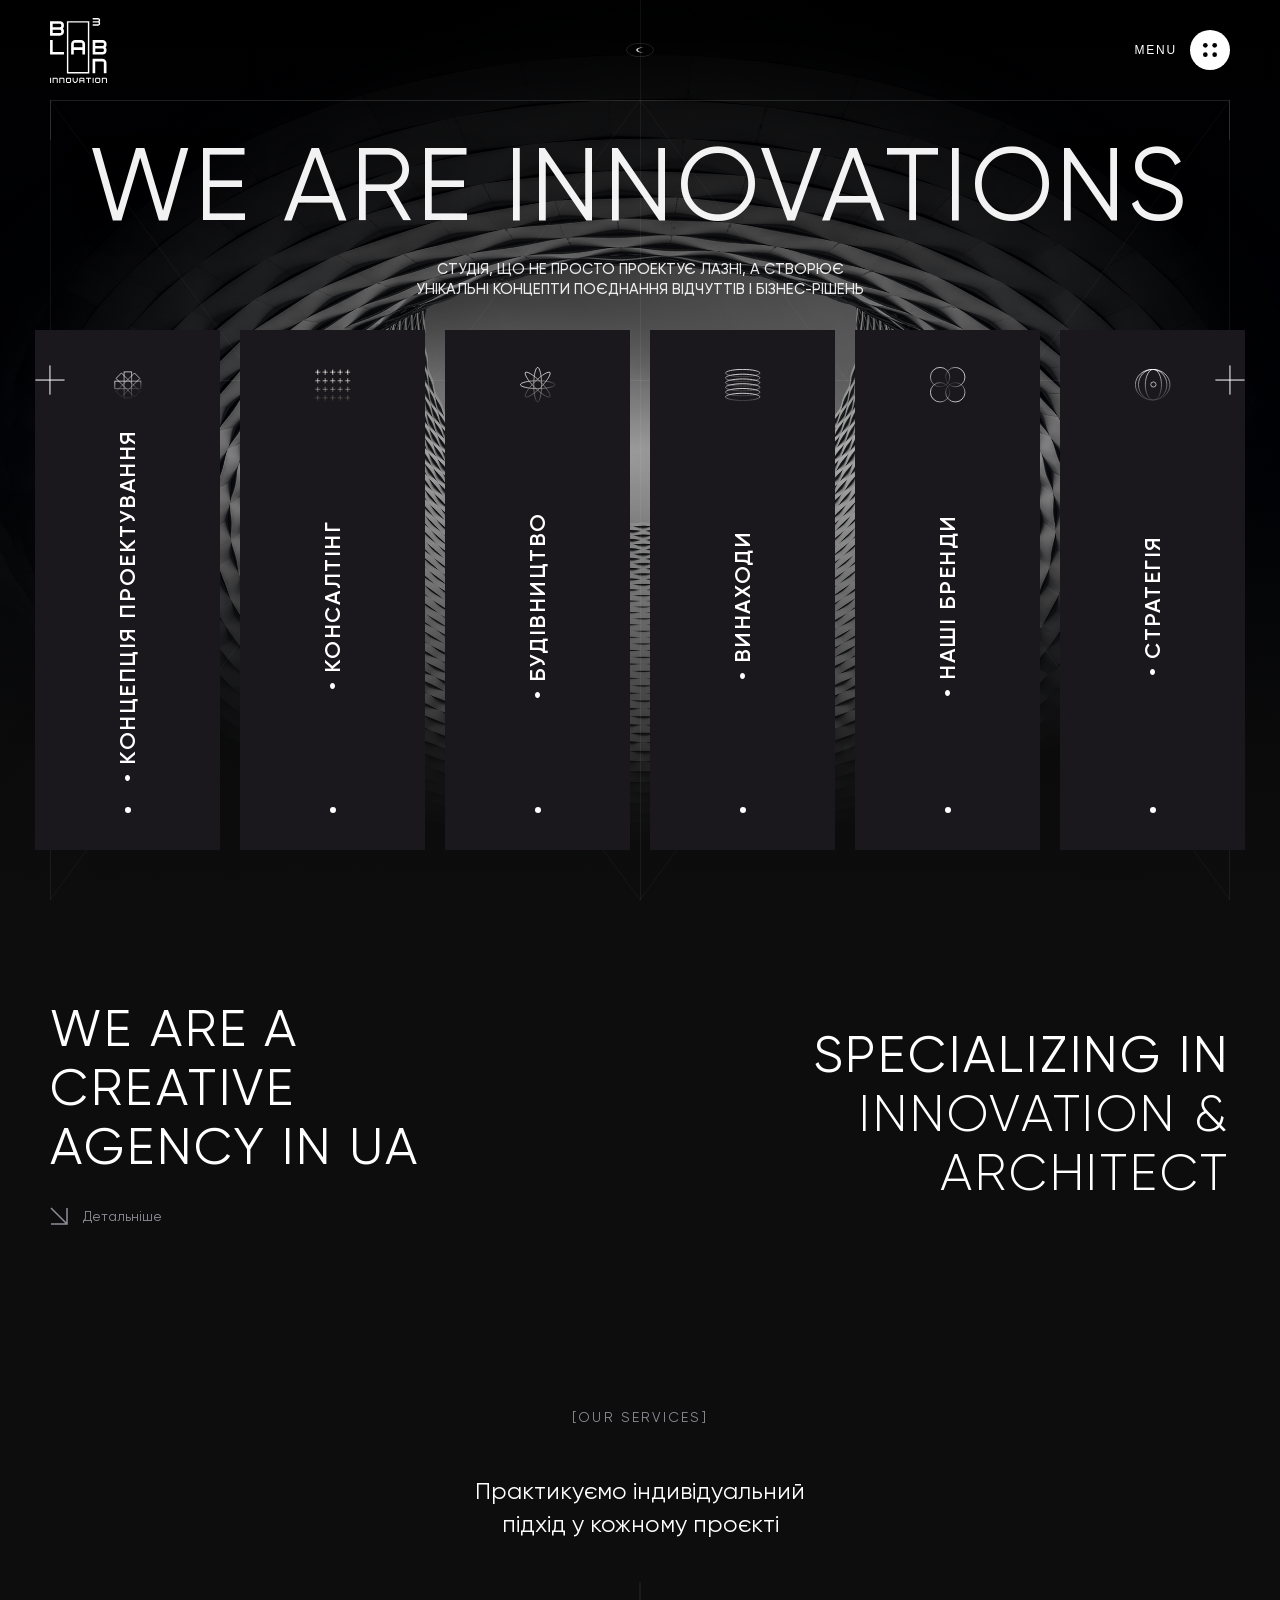
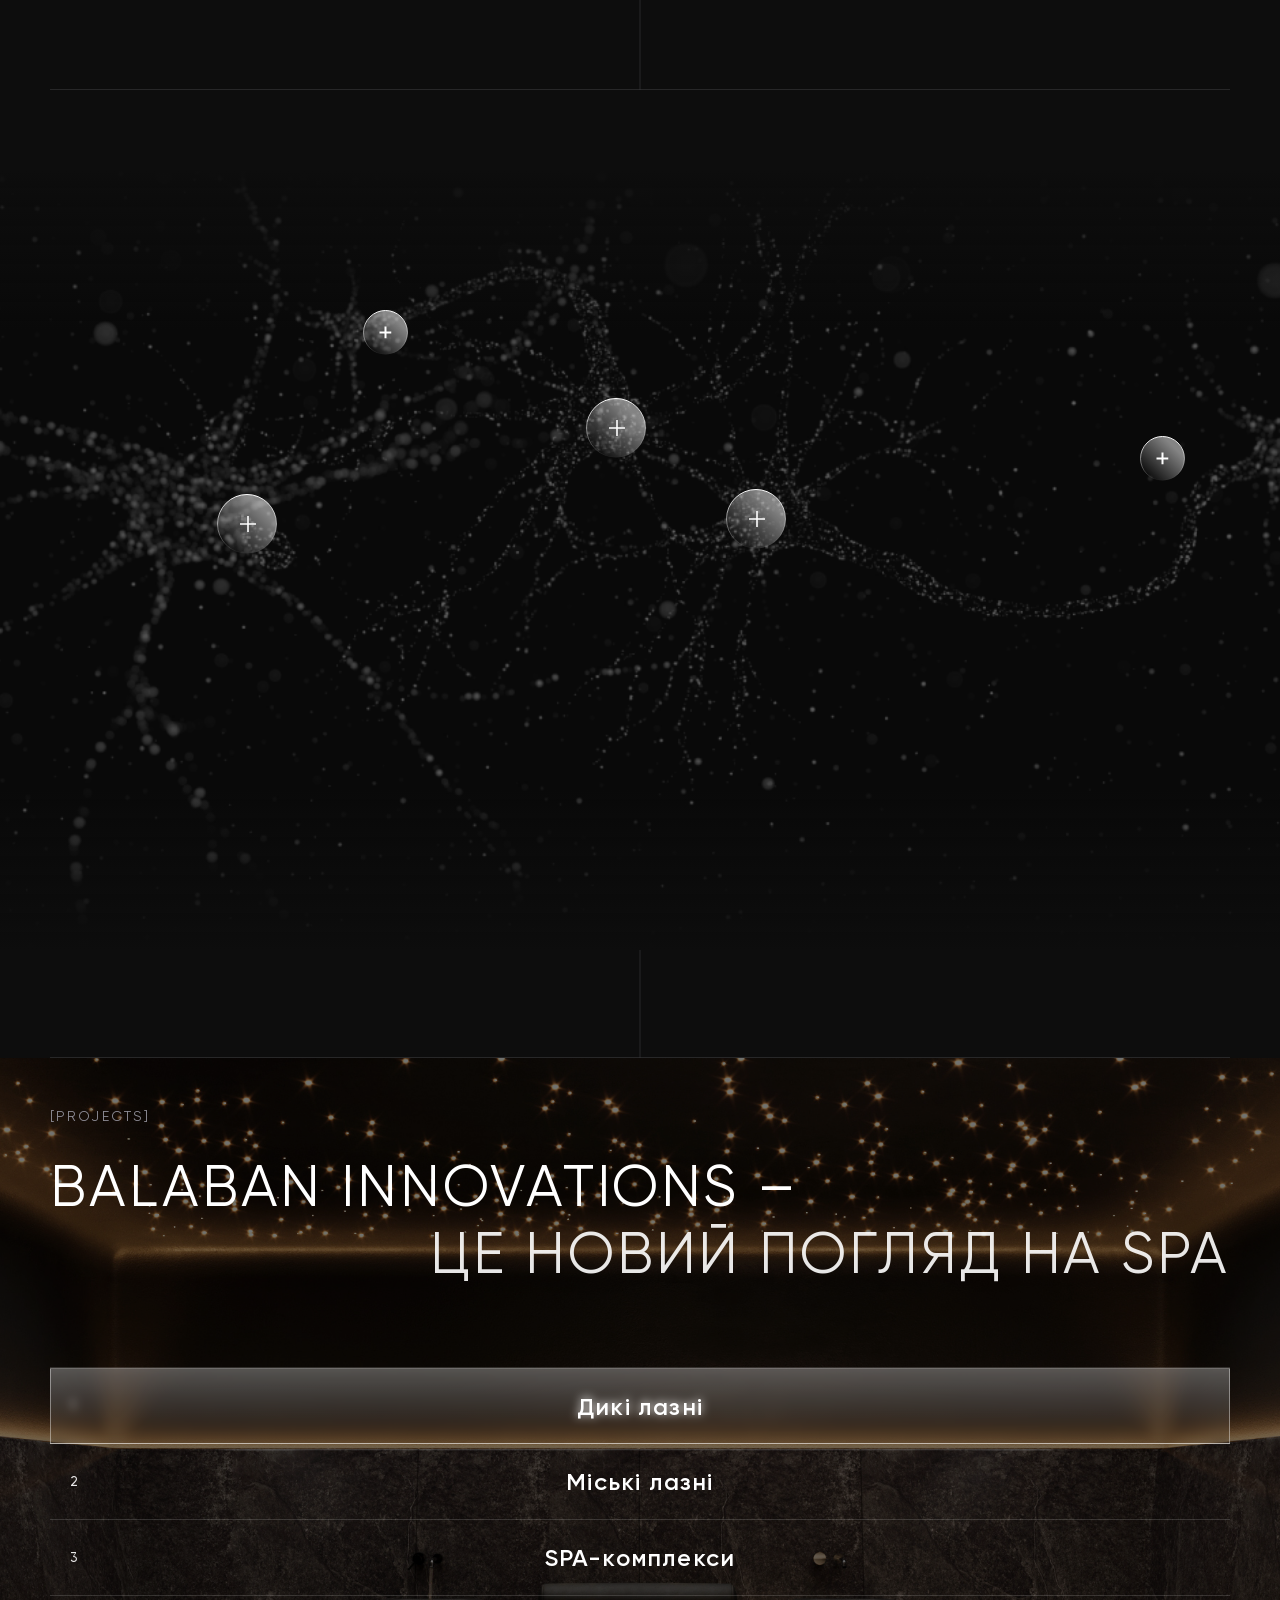
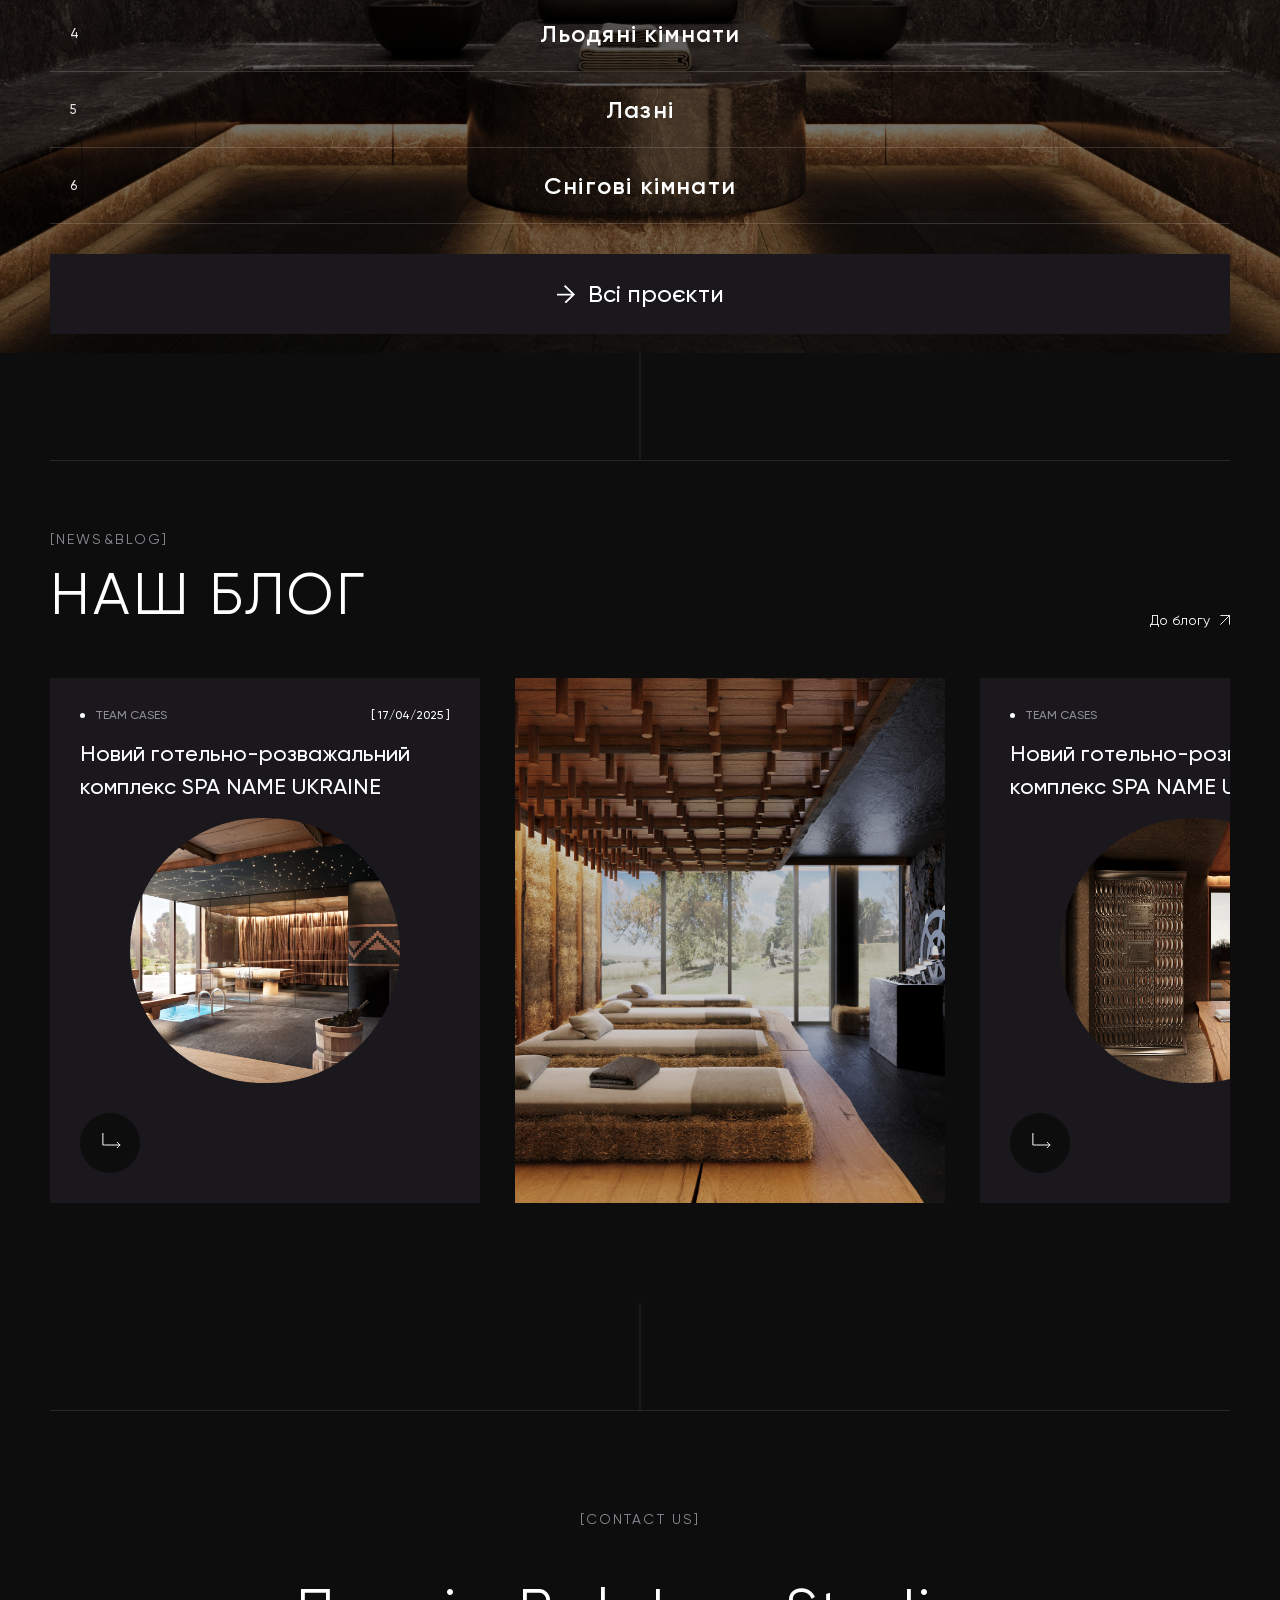
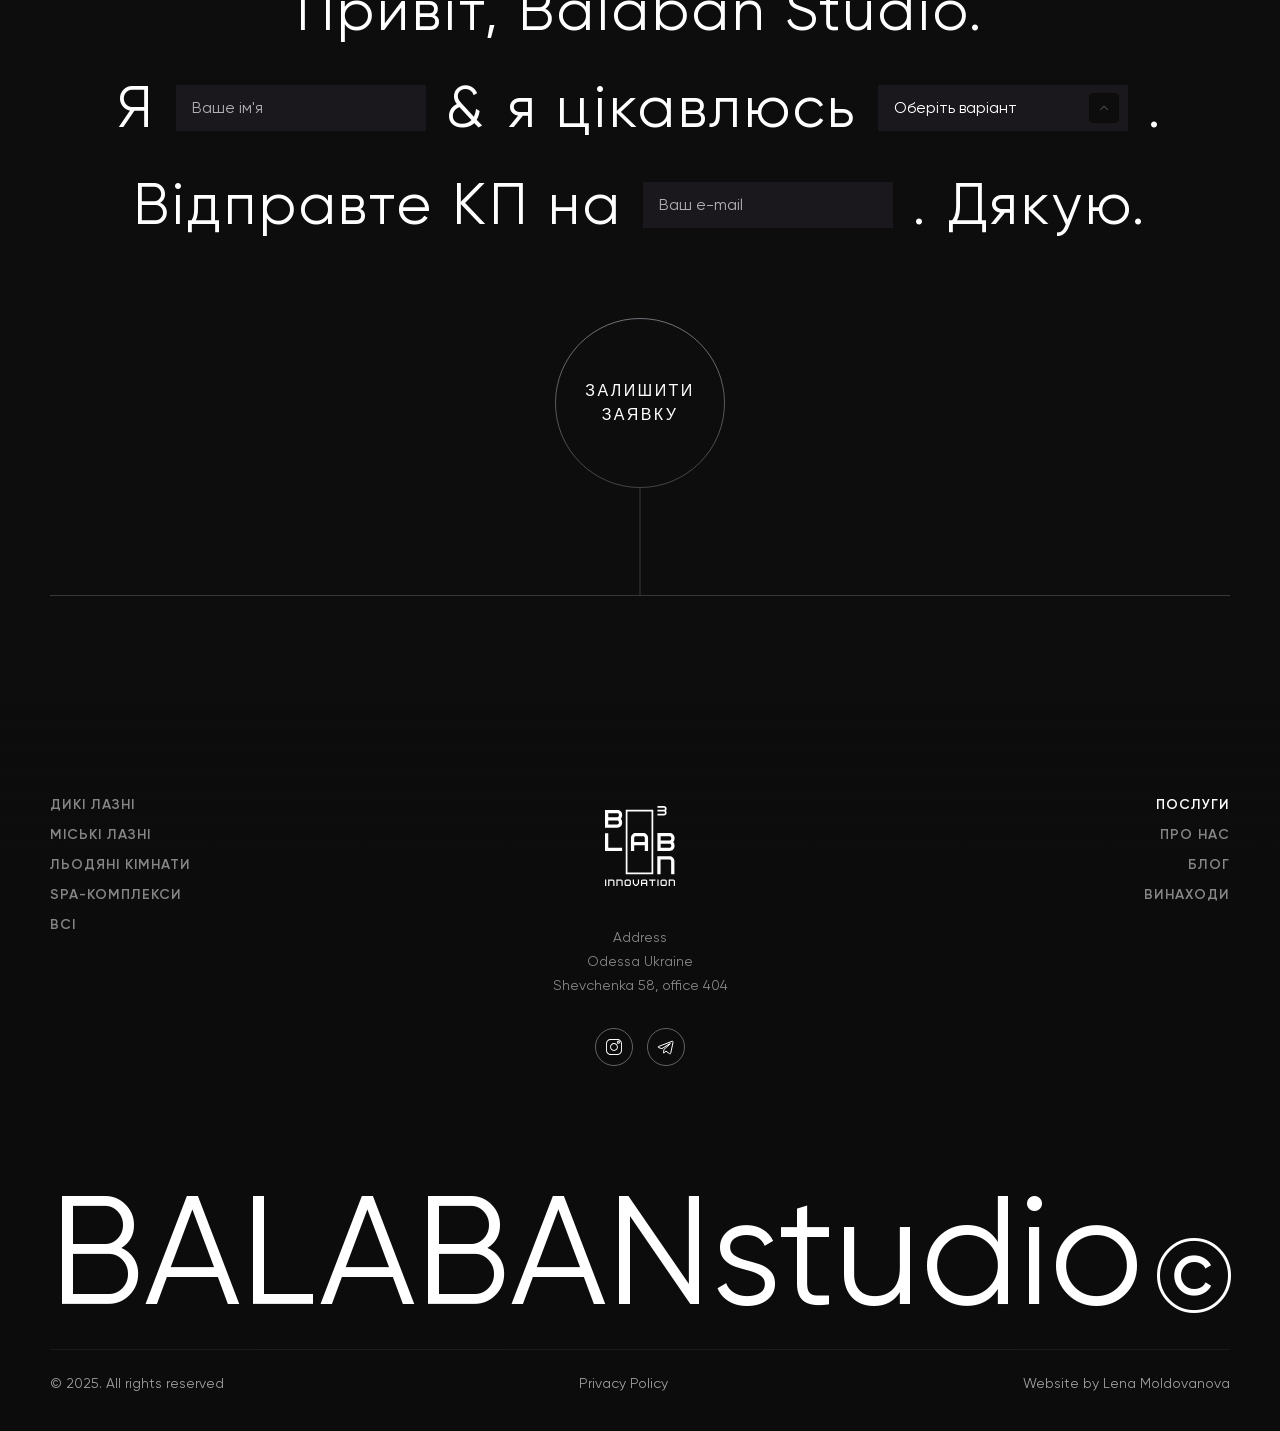
<file: index.html>
<!DOCTYPE html>
<html lang="uk">
<head>
    <meta charset="UTF-8">
    <meta name="viewport" content="width=device-width, initial-scale=1.0">
    <title>Balaban Innovations | Premium SPA Design & Architecture</title>
    
    <!-- Meta Descriptions for SEO -->
    <meta name="description" content="Balaban Innovations - студія, що не просто проектує лазні, а створює унікальні концепти поєднання відчуттів і бізнес-рішень. Інновації та архітектура в Україні.">
    <meta name="keywords" content="Balaban, Innovations, Spa, Architecture, Лазні, Проектування, Будівництво, Дикі лазні, Снігові кімнати, Україна">
    <meta name="author" content="Lena Moldovanova">
    
    <!-- Google Fonts -->
    <link rel="preconnect" href="https://fonts.googleapis.com">
    <link rel="preconnect" href="https://fonts.gstatic.com" crossorigin>
    <link href="https://fonts.googleapis.com/css2?family=Manrope:wght@200..800&family=Playfair+Display:ital,wght@0,400..900;1,400..900&display=swap" rel="stylesheet">
    
    <!-- Custom CSS -->
    <link rel="stylesheet" href="index.css?v=1.0.6">
</head>
<body class="dark-theme home-page">
    

    
    <!-- Custom Follower Cursor for Blog Section -->
    <div id="blog-custom-cursor" class="custom-read-cursor">
        <span>READ</span>
    </div>

    <!-- Fullscreen Menu Overlay -->
    <div id="menu-overlay" class="menu-overlay">
        <div class="menu-overlay-bg">
            <img src="assets/b7ed6073dbf8d43540d24dee2834eb2a854281fa.svg" alt="Background" class="menu-bg-img">
        </div>
        
        <!-- Menu Header -->
        <div class="menu-header">
            <div class="lang-selector">
                <button class="lang-btn active" id="lang-ua">UA</button>
                <button class="lang-btn" id="lang-en">EN</button>
            </div>
            <button class="menu-close-btn" id="menu-close-btn" aria-label="Close menu">
                <img src="assets/398cfaea7eee8ed62144285ddd6e5605c5b04856.svg" alt="Close">
            </button>
        </div>

        <!-- Right panel: Scrolling Image Columns -->
        <div class="menu-images-panel">
            <div class="menu-images-column col-left">
                <div class="menu-image-card">
                    <img src="assets/77f8e776a694dca5a559ceb76de25b1e5a9089a1.png" alt="Menu Image 1">
                </div>
                <div class="menu-image-card">
                    <img src="assets/55d1c2cc204359dd9e45816ab3c95001c6ae1427.png" alt="Menu Image 2">
                </div>
                <div class="menu-image-card">
                    <img src="assets/9094ab5f846298b0c5bd03897859955047ce2816.png" alt="Menu Image 3">
                </div>
                <div class="menu-image-card">
                    <img src="assets/77f8e776a694dca5a559ceb76de25b1e5a9089a1.png" alt="Menu Image 1">
                </div>
                <div class="menu-image-card">
                    <img src="assets/55d1c2cc204359dd9e45816ab3c95001c6ae1427.png" alt="Menu Image 2">
                </div>
                <div class="menu-image-card">
                    <img src="assets/9094ab5f846298b0c5bd03897859955047ce2816.png" alt="Menu Image 3">
                </div>
                <!-- Double duplicate to support full-screen height loop -->
                <div class="menu-image-card">
                    <img src="assets/77f8e776a694dca5a559ceb76de25b1e5a9089a1.png" alt="Menu Image 1">
                </div>
                <div class="menu-image-card">
                    <img src="assets/55d1c2cc204359dd9e45816ab3c95001c6ae1427.png" alt="Menu Image 2">
                </div>
                <div class="menu-image-card">
                    <img src="assets/9094ab5f846298b0c5bd03897859955047ce2816.png" alt="Menu Image 3">
                </div>
                <div class="menu-image-card">
                    <img src="assets/77f8e776a694dca5a559ceb76de25b1e5a9089a1.png" alt="Menu Image 1">
                </div>
                <div class="menu-image-card">
                    <img src="assets/55d1c2cc204359dd9e45816ab3c95001c6ae1427.png" alt="Menu Image 2">
                </div>
                <div class="menu-image-card">
                    <img src="assets/9094ab5f846298b0c5bd03897859955047ce2816.png" alt="Menu Image 3">
                </div>
            </div>
            <div class="menu-images-column col-right">
                <div class="menu-image-card">
                    <img src="assets/71375e590e744840451a62a6d9a34f304d847728.png" alt="Menu Image 4">
                </div>
                <div class="menu-image-card">
                    <img src="assets/abb77b08b35be00ae62efe5329778d932fa464a5.png" alt="Menu Image 5">
                </div>
                <div class="menu-image-card">
                    <img src="assets/2c53e1f0eac8359384a4a141d0f98fcec2762da8.png" alt="Menu Image 6">
                </div>
                <div class="menu-image-card">
                    <img src="assets/71375e590e744840451a62a6d9a34f304d847728.png" alt="Menu Image 4">
                </div>
                <div class="menu-image-card">
                    <img src="assets/abb77b08b35be00ae62efe5329778d932fa464a5.png" alt="Menu Image 5">
                </div>
                <div class="menu-image-card">
                    <img src="assets/2c53e1f0eac8359384a4a141d0f98fcec2762da8.png" alt="Menu Image 6">
                </div>
                <!-- Double duplicate to support full-screen height loop -->
                <div class="menu-image-card">
                    <img src="assets/71375e590e744840451a62a6d9a34f304d847728.png" alt="Menu Image 4">
                </div>
                <div class="menu-image-card">
                    <img src="assets/abb77b08b35be00ae62efe5329778d932fa464a5.png" alt="Menu Image 5">
                </div>
                <div class="menu-image-card">
                    <img src="assets/2c53e1f0eac8359384a4a141d0f98fcec2762da8.png" alt="Menu Image 6">
                </div>
                <div class="menu-image-card">
                    <img src="assets/71375e590e744840451a62a6d9a34f304d847728.png" alt="Menu Image 4">
                </div>
                <div class="menu-image-card">
                    <img src="assets/abb77b08b35be00ae62efe5329778d932fa464a5.png" alt="Menu Image 5">
                </div>
                <div class="menu-image-card">
                    <img src="assets/2c53e1f0eac8359384a4a141d0f98fcec2762da8.png" alt="Menu Image 6">
                </div>
            </div>
        </div>

        <!-- Menu Content Columns (Grid layout) -->
        <div class="menu-content">
            <!-- Left panel: Text Navigation Grid -->
            <div class="menu-text-panel">
                <!-- Top row of left panel -->
                <div class="menu-nav-links">
                    <div class="nav-item">
                        <a href="index.html#about" class="main-link">ПРО нас</a>
                    </div>
                    <div class="nav-item has-arrow">
                        <a href="index.html#services" class="main-link">КОНЦЕПЦІЯ</a>
                        <img src="assets/88a6d8dc511fc79394a28614ff3c10b4de8e8c76.svg" alt="Arrow" class="nav-arrow">
                    </div>
                    <div class="nav-item">
                        <a href="index.html#inventions" class="main-link">ВИНАХОДИ</a>
                    </div>
                    <div class="nav-item">
                        <a href="blog.html" class="main-link">БЛОГ</a>
                    </div>
                </div>

                <div class="menu-services-list">
                    <a href="index.html#hero">ПРОЕКТУВАННЯ</a>
                    <a href="index.html#hero">КОНСАЛТІНГ</a>
                    <a href="index.html#hero">БУДІВНИЦТВО</a>
                </div>

                <!-- Bottom row of left panel -->
                <div class="menu-sub-links">
                    <a href="projects.html?filter=wild">Дикі лазні</a>
                    <a href="projects.html?filter=urban">Міські лазні</a>
                    <a href="projects.html?filter=spa">SPA-комплекси</a>
                    <a href="projects.html?filter=ice">Льодяні кімнати</a>
                    <a href="projects.html?filter=all">ВСІ</a>
                </div>

                <div class="menu-actions-column">
                    <div class="menu-socials">
                        <a href="#" class="social-icon" aria-label="Instagram">
                            <img src="assets/5a72bde99e2ba28123fd57d9227339618eaa6743.svg" alt="Instagram circle" class="soc-circle">
                            <img src="assets/1922f6308871868701172b20c31d0281fa9011e2.svg" alt="Instagram" class="soc-inner">
                        </a>
                        <a href="#" class="social-icon" aria-label="Telegram">
                            <img src="assets/8b938696fba03acb11511bf61ef60d412414abe4.svg" alt="Telegram" class="tele-img">
                        </a>
                    </div>
                    
                    <div class="menu-actions-list">
                        <div class="media-btn video-trigger">
                            <img src="assets/7ec2c73a644844e945f4e90162124eac5f176ad1.svg" alt="Play" class="action-icon">
                            <span>VIDEO ABOUT US</span>
                        </div>
                        <div class="media-btn download-trigger">
                            <img src="assets/6b8459ab409b63af54765745b5524b6369e088fa.svg" alt="Download" class="action-icon">
                            <div class="action-text">
                                <span>DOWNLOAD</span>
                                <span>PRESENTATION</span>
                            </div>
                        </div>
                    </div>
                </div>
            </div>
        </div>

        <div class="menu-copyright">
            <span>Всі права захищені © 2024 balaban.com</span>
            <span>Політика конфіденційності</span>
            <span>Сайт розроблений web studio</span>
        </div>
    </div>

    <!-- Main Page Header -->
    <header class="main-header" id="main-header">
        <div class="header-container">
            <div class="logo">
                <a href="#hero" aria-label="Balaban Innovations Logo">
                    <img src="assets/logo_white.svg" alt="Balaban logo">
                </a>
            </div>
            
            <button class="theme-toggle" id="theme-toggle" aria-label="Toggle Night Mode">
                <img src="assets/95f050aa4bd27f620da8c90e169b18f056b86ac4.svg" alt="Night theme icon">
            </button>
            
            <button class="menu-trigger-btn" id="menu-trigger-btn" aria-label="Open menu">
                <span class="menu-text">MENU</span>
                <img src="assets/cae1d36d2cbd5950b94bba01264b081278f1739e.svg" alt="Burger Menu Icon">
            </button>
        </div>
    </header>

    <main>
        
        <!-- SECTION 1: HERO & ACCORDION SERVICES -->
        <section id="hero" class="section-hero">
            <div class="hero-bg-container">
                <img src="assets/f11fd6ffcc2ce640e5af85840466bdb134b95fba.png" alt="Balaban studio luxury bath background" class="hero-bg-img">
                <div class="hero-overlay"></div>
            </div>

            <!-- Grid Lines Overlay -->
            <div class="hero-grid-overlay">
                <div class="grid-bracket"></div>
                <div class="grid-line-vertical col-left"></div>
                <div class="grid-line-vertical col-center"></div>
                <div class="grid-line-vertical col-right"></div>
                <div class="grid-line-horizontal accordion-top"></div>
                <svg class="grid-diagonals" width="100%" height="100%">
                    <line x1="50px" y1="100px" x2="50%" y2="100%" stroke="rgba(255,255,255,0.04)" stroke-width="1" />
                    <line x1="calc(100% - 50px)" y1="100px" x2="50%" y2="100%" stroke="rgba(255,255,255,0.04)" stroke-width="1" />
                    <line x1="50%" y1="100px" x2="50px" y2="100%" stroke="rgba(255,255,255,0.04)" stroke-width="1" />
                    <line x1="50%" y1="100px" x2="calc(100% - 50px)" y2="100%" stroke="rgba(255,255,255,0.04)" stroke-width="1" />
                </svg>
            </div>

            <!-- Title Overlay -->
            <div class="hero-title-container">
                <h1 class="hero-title">WE ARE INNOVATIONS</h1>
            </div>

            <!-- Horizontal line split decorators -->
            <div class="hero-plus-row">
                <div class="hero-add-left"><img src="assets/1c51f677f1507b194a8924a176f668caaa789d28.svg" alt="Plus decor"></div>
                <div class="hero-add-right"><img src="assets/1c51f677f1507b194a8924a176f668caaa789d28.svg" alt="Plus decor"></div>
            </div>

            <!-- Interactive 6-Column Accordion -->
            <div class="hero-accordion-container no-hover">
                <!-- Column 1 -->
                <div class="accordion-col" data-col="1" role="tab" tabindex="0" aria-expanded="false" style="--bg-url: url('assets/4489e0716cb3cb92929faecda755bacdad6c645d.png')">
                    <div class="col-content-wrapper">
                        <div class="plus-icon-container">
                            <img src="assets/icon/1.svg" alt="Concept Icon" class="accordion-icon">
                        </div>
                        <div class="col-title-rotate">
                            <h2>• КОНЦЕПЦІЯ ПРОЕКТУВАННЯ</h2>
                        </div>
                        <div class="dot-indicator">
                            <img src="assets/49307d69886bed7945ef29a51dacd76ccff549fe.svg" alt="Small dot" class="dot-small">
                            <img src="assets/36fc694bbaa437da32b84da02718eb1b67594f5f.svg" alt="Large dot indicator" class="dot-active">
                        </div>
                    </div>
                    <!-- Details shown on expand -->
                    <div class="col-expanded-details">
                        <p class="expanded-desc">Розробка унікальних планувань, ергономіки та концептуальних планів для оздоровчих SPA-зон преміум класу.</p>
                        <a href="#contact" class="expanded-btn">
                            <img src="assets/83a2aadaf1e148ec60e18530e302e14f262df498.svg" alt="Arrow">
                            <span>Замовити</span>
                        </a>
                    </div>
                </div>

                <!-- Column 2 -->
                <div class="accordion-col" data-col="2" role="tab" tabindex="0" aria-expanded="false" style="--bg-url: url('assets/3526bda6ff4afbbad10eb03b461958b36982a674.png')">
                    <div class="col-content-wrapper">
                        <div class="plus-icon-container">
                            <img src="assets/icon/2.svg" alt="Consulting Icon" class="accordion-icon">
                        </div>
                        <div class="col-title-rotate">
                            <h2>• КОНСАЛТІНГ</h2>
                        </div>
                        <div class="dot-indicator">
                            <img src="assets/49307d69886bed7945ef29a51dacd76ccff549fe.svg" alt="Small dot" class="dot-small">
                            <img src="assets/36fc694bbaa437da32b84da02718eb1b67594f5f.svg" alt="Large dot indicator" class="dot-active">
                        </div>
                    </div>
                    <div class="col-expanded-details">
                        <p class="expanded-desc">Аналіз бізнес-моделей, підбір обладнання, оптимізація експлуатаційних витрат та проектування потоків гостей.</p>
                        <a href="#contact" class="expanded-btn">
                            <img src="assets/83a2aadaf1e148ec60e18530e302e14f262df498.svg" alt="Arrow">
                            <span>Консультація</span>
                        </a>
                    </div>
                </div>

                <!-- Column 3 -->
                <div class="accordion-col" data-col="3" role="tab" tabindex="0" aria-expanded="false" style="--bg-url: url('assets/39b4178a59bf990c182c6c8a660c99b1b8a6c6e1.png')">
                    <div class="col-content-wrapper">
                        <div class="plus-icon-container">
                            <img src="assets/icon/3.svg" alt="Building Icon" class="accordion-icon">
                        </div>
                        <div class="col-title-rotate">
                            <h2>• БУДІВНИЦТВО</h2>
                        </div>
                        <div class="dot-indicator">
                            <img src="assets/49307d69886bed7945ef29a51dacd76ccff549fe.svg" alt="Small dot" class="dot-small">
                            <img src="assets/36fc694bbaa437da32b84da02718eb1b67594f5f.svg" alt="Large dot indicator" class="dot-active">
                        </div>
                    </div>
                    <div class="col-expanded-details">
                        <p class="expanded-desc">Авторський нагляд, будівництво під ключ із використанням преміальних та довговічних екологічних матеріалів.</p>
                        <a href="#contact" class="expanded-btn">
                            <img src="assets/83a2aadaf1e148ec60e18530e302e14f262df498.svg" alt="Arrow">
                            <span>Розрахунок</span>
                        </a>
                    </div>
                </div>

                <!-- Column 4 -->
                <div class="accordion-col" data-col="4" role="tab" tabindex="0" aria-expanded="false" style="--bg-url: url('assets/0c77c54f721c4c1492e5e238d38df10a09e4b75e.png')">
                    <div class="col-content-wrapper">
                        <div class="plus-icon-container">
                            <img src="assets/icon/4.svg" alt="Inventions Icon" class="accordion-icon">
                        </div>
                        <div class="col-title-rotate">
                            <h2>• ВИНАХОДИ</h2>
                        </div>
                        <div class="dot-indicator">
                            <img src="assets/49307d69886bed7945ef29a51dacd76ccff549fe.svg" alt="Small dot" class="dot-small">
                            <img src="assets/36fc694bbaa437da32b84da02718eb1b67594f5f.svg" alt="Large dot indicator" class="dot-active">
                        </div>
                    </div>
                    <div class="col-expanded-details">
                        <p class="expanded-desc">Патентні рішення Balaban в автоматизації клімату, парогенерації та керуванні режимами ширяння.</p>
                        <a href="#contact" class="expanded-btn">
                            <img src="assets/83a2aadaf1e148ec60e18530e302e14f262df498.svg" alt="Arrow">
                            <span>Презентація</span>
                        </a>
                    </div>
                </div>

                <!-- Column 5 -->
                <div class="accordion-col" data-col="5" role="tab" tabindex="0" aria-expanded="false" style="--bg-url: url('assets/36f7a6d90b62af2419b9f090e5bcabce18d1a971.png')">
                    <div class="col-content-wrapper">
                        <div class="plus-icon-container">
                            <img src="assets/icon/5.svg" alt="Brands Icon" class="accordion-icon">
                        </div>
                        <div class="col-title-rotate">
                            <h2>• НАШІ БРЕНДИ</h2>
                        </div>
                        <div class="dot-indicator">
                            <img src="assets/49307d69886bed7945ef29a51dacd76ccff549fe.svg" alt="Small dot" class="dot-small">
                            <img src="assets/36fc694bbaa437da32b84da02718eb1b67594f5f.svg" alt="Large dot indicator" class="dot-active">
                        </div>
                    </div>
                    <div class="col-expanded-details">
                        <p class="expanded-desc">Управління франшизами та партнерськими мережами лазневих комплексів та брендів косметики.</p>
                        <a href="#contact" class="expanded-btn">
                            <img src="assets/83a2aadaf1e148ec60e18530e302e14f262df498.svg" alt="Arrow">
                            <span>Детальніше</span>
                        </a>
                    </div>
                </div>

                <!-- Column 6 -->
                <div class="accordion-col" data-col="6" role="tab" tabindex="0" aria-expanded="false" style="--bg-url: url('assets/94cfcea5db0d1480d510d659035986982d7d410e.png')">
                    <div class="col-content-wrapper">
                        <div class="plus-icon-container">
                            <img src="assets/icon/6.svg" alt="Strategy Icon" class="accordion-icon">
                        </div>
                        <div class="col-title-rotate">
                            <h2>• СТРАТЕГІЯ</h2>
                        </div>
                        <div class="dot-indicator">
                            <img src="assets/49307d69886bed7945ef29a51dacd76ccff549fe.svg" alt="Small dot" class="dot-small">
                            <img src="assets/36fc694bbaa437da32b84da02718eb1b67594f5f.svg" alt="Large dot indicator" class="dot-active">
                        </div>
                    </div>
                    <div class="col-expanded-details">
                        <p class="expanded-desc">Маркетинговий розвиток SPA-брендів, створення концепцій позиціонування та стратегічне масштабування.</p>
                        <a href="#contact" class="expanded-btn">
                            <img src="assets/83a2aadaf1e148ec60e18530e302e14f262df498.svg" alt="Arrow">
                            <span>Обговорити</span>
                        </a>
                    </div>
                </div>
            </div>

            <!-- Central Description overlay -->
            <div class="hero-center-desc">
                <p>студія, що не просто проектує лазні, а створює унікальні концепти поєднання відчуттів і бізнес-рішень</p>
            </div>
        </section>

        <!-- SECTION 2: MISSION & CREATIVE AGENCY -->
        <section id="about" class="section-mission">

            
            <div class="mission-wrapper">
                <div class="mission-left">
                    <h2 class="section-heading text-left">WE ARE A CREATIVE<br>AGENCY IN UA</h2>
                    <div class="mission-action">
                        <div class="action-link-btn">
                            <img src="assets/83a2aadaf1e148ec60e18530e302e14f262df498.svg" alt="Next arrow">
                            <span>Детальніше</span>
                        </div>
                    </div>
                </div>
                
                <div class="mission-center-vector">
                    <img src="assets/b538748d8f6a1af2660e3192232d0e6910fd2c5c.svg" alt="Sleek connecting line">
                </div>

                <div class="mission-right">
                    <h2 class="section-heading text-right">SPECIALIZING IN<br><span class="highlight-text">INNOVATION & ARCHITECT</span></h2>
                </div>
            </div>
        </section>

        <!-- SECTION 3: SERVICES TITLE -->
        <section id="services" class="section-services-intro">
            <div class="services-intro-container">
                <span class="section-label">[OUR SERVICES]</span>
                <p class="services-intro-text">Практикуємо індивідуальний<br>підхід у кожному проєкті</p>
            </div>
            
            <!-- Beautiful Arc/Curve Graphic Divider -->
            <div class="section-curve-divider">
                <img src="assets/813e179474bd06d92aa10a4058ddffc737aff015.svg" alt="Curve Divider line" class="arc-line">
            </div>
        </section>

        <!-- SECTION 4: DIGITAL SYNAPSE (NEURAL NETWORK HOTSPOTS) -->
        <section id="inventions" class="section-synapse">
            <div class="synapse-bg-wrapper">
                <img src="assets/332d0fa17f4e7c9051964a088da9d587b5aee6df.png" alt="Neural synapse background" class="synapse-bg-img">
                <div class="synapse-gradient-top"></div>
                <div class="synapse-gradient-bottom"></div>
            </div>

            <!-- Pulsing Hotspots positioned absolutely on top of BG -->
            <!-- Hotspot 1 -->
            <div class="synapse-hotspot hotspot-1 layout-up-right" data-id="1">
                <img src="assets/adb51a27aaea7823f33fed0b1bd531dfabd2c2e1.svg" alt="Hotspot 1 Icon" class="hotspot-pulse-img">
                <div class="hotspot-card-hover">
                    <div class="corner-plus tl">+</div>
                    <div class="corner-plus tr">+</div>
                    <div class="corner-plus bl">+</div>
                    <div class="corner-plus br">+</div>
                    <div class="hover-card-img-wrapper">
                        <img src="assets/509bbcfac927adc4f2de3a9946e60d207d366cde.png" alt="Smart SPA Control Preview" class="hover-card-img">
                    </div>
                </div>
                <svg class="hotspot-connector-line" width="200" height="200">
                    <line x1="30" y1="30" x2="95" y2="55" />
                </svg>
                <div class="hotspot-hover-text">
                    <h3>Smart SPA Control</h3>
                    <p>Інтегрована система автоматичного підтримання оптимального балансу вологості та температури.</p>
                </div>
            </div>

            <!-- Hotspot 2 -->
            <div class="synapse-hotspot hotspot-2 layout-down-right" data-id="2">
                <img src="assets/adb51a27aaea7823f33fed0b1bd531dfabd2c2e1.svg" alt="Hotspot 2 Icon" class="hotspot-pulse-img">
                <div class="hotspot-card-hover">
                    <div class="corner-plus tl">+</div>
                    <div class="corner-plus tr">+</div>
                    <div class="corner-plus bl">+</div>
                    <div class="corner-plus br">+</div>
                    <div class="hover-card-img-wrapper">
                        <img src="assets/3526bda6ff4afbbad10eb03b461958b36982a674.png" alt="Енергоефективність Preview" class="hover-card-img">
                    </div>
                </div>
                <svg class="hotspot-connector-line" width="200" height="200">
                    <line x1="30" y1="30" x2="95" y2="55" />
                </svg>
                <div class="hotspot-hover-text">
                    <h3>Енергоефективність</h3>
                    <p>Рекуперація тепла стічних вод та вентиляційного повітря для економії до 40% енергії.</p>
                </div>
            </div>

            <!-- Hotspot 3 -->
            <div class="synapse-hotspot hotspot-3 layout-up-right" data-id="3">
                <img src="assets/adb51a27aaea7823f33fed0b1bd531dfabd2c2e1.svg" alt="Hotspot 3 Icon" class="hotspot-pulse-img">
                <div class="hotspot-card-hover">
                    <div class="corner-plus tl">+</div>
                    <div class="corner-plus tr">+</div>
                    <div class="corner-plus bl">+</div>
                    <div class="corner-plus br">+</div>
                    <div class="hover-card-img-wrapper">
                        <img src="assets/d93f99a8b9362ff9b01e0a747fb811654d0bb406.png" alt="Мультисенсорний душ Preview" class="hover-card-img">
                    </div>
                </div>
                <svg class="hotspot-connector-line" width="200" height="200">
                    <line x1="30" y1="30" x2="95" y2="55" />
                </svg>
                <div class="hotspot-hover-text">
                    <h3>Мультисенсорний душ</h3>
                    <p>Світло- та звукотерапія, поєднана з точковим гідромасажем для повного розслаблення.</p>
                </div>
            </div>

            <!-- Hotspot 4 -->
            <div class="synapse-hotspot hotspot-4 layout-up-left" data-id="4">
                <img src="assets/7090da687049988bef168067f2b1b557496c0df4.svg" alt="Hotspot 4 Icon" class="hotspot-pulse-img">
                <div class="hotspot-card-hover">
                    <div class="corner-plus tl">+</div>
                    <div class="corner-plus tr">+</div>
                    <div class="corner-plus bl">+</div>
                    <div class="corner-plus br">+</div>
                    <div class="hover-card-img-wrapper">
                        <img src="assets/d40263d9b0390583cb822a9d7d096f82e1a159a6.png" alt="Вентиляція «Дихання лазні» Preview" class="hover-card-img">
                    </div>
                </div>
                <svg class="hotspot-connector-line" width="200" height="200">
                    <line x1="22.5" y1="22.5" x2="-105" y2="45" />
                </svg>
                <div class="hotspot-hover-text">
                    <h3>Вентиляція «Дихання лазні»</h3>
                    <p>Унікальна запатентована технологія подачі свіжого підігрітого повітря безпосередньо під обличчя гостя.</p>
                </div>
            </div>

            <!-- Hotspot 5 -->
            <div class="synapse-hotspot hotspot-5 layout-down-right" data-id="5">
                <img src="assets/7090da687049988bef168067f2b1b557496c0df4.svg" alt="Hotspot 5 Icon" class="hotspot-pulse-img">
                <div class="hotspot-card-hover">
                    <div class="corner-plus tl">+</div>
                    <div class="corner-plus tr">+</div>
                    <div class="corner-plus bl">+</div>
                    <div class="corner-plus br">+</div>
                    <div class="hover-card-img-wrapper">
                        <img src="assets/0c77c54f721c4c1492e5e238d38df10a09e4b75e.png" alt="Крижані генератори Preview" class="hover-card-img">
                    </div>
                </div>
                <svg class="hotspot-connector-line" width="200" height="200">
                    <line x1="22.5" y1="22.5" x2="85" y2="45" />
                </svg>
                <div class="hotspot-hover-text">
                    <h3>Крижані генератори</h3>
                    <p>Створення м'якої снігової крихти преміальної якості для контрастних процедур.</p>
                </div>
            </div>
        </section>

        <!-- Dynamic Curve Divider -->
        <div class="curve-separator-wrapper">
            <img src="assets/813e179474bd06d92aa10a4058ddffc737aff015.svg" alt="Curve Divider line" class="arc-line">
        </div>

        <!-- SECTION 5: PROJECTS TABS & GALLERY -->
        <section id="projects-section" class="section-projects">
            <!-- Background Images for Preloading & Switching -->
            <div class="projects-bg-container">
                <div class="projects-bg active" data-project-bg="1" style="background-image: url('assets/4489e0716cb3cb92929faecda755bacdad6c645d.png');"></div>
                <div class="projects-bg" data-project-bg="2" style="background-image: url('assets/3526bda6ff4afbbad10eb03b461958b36982a674.png');"></div>
                <div class="projects-bg" data-project-bg="3" style="background-image: url('assets/39b4178a59bf990c182c6c8a660c99b1b8a6c6e1.png');"></div>
                <div class="projects-bg" data-project-bg="4" style="background-image: url('assets/0c77c54f721c4c1492e5e238d38df10a09e4b75e.png');"></div>
                <div class="projects-bg" data-project-bg="5" style="background-image: url('assets/36f7a6d90b62af2419b9f090e5bcabce18d1a971.png');"></div>
                <div class="projects-bg" data-project-bg="6" style="background-image: url('assets/94cfcea5db0d1480d510d659035986982d7d410e.png');"></div>
                <div class="projects-overlay"></div>
            </div>

            <!-- Top info content -->
            <div class="projects-header-info">
                <span class="projects-tag">[Projects]</span>
                <div class="projects-main-title">
                    <p class="title-main">Balaban Innovations – </p>
                    <p class="title-sub">ЦЕ новИЙ ПОГЛЯД на spa</p>
                </div>
            </div>

            <!-- The Tabs container -->
            <div class="projects-tabs-container">
                <!-- Floating Glassmorphic Highlighter Box -->
                <div class="projects-tab-highlighter" id="tab-highlighter">
                    <span class="highlighter-text" id="highlighter-text">Дикі лазні</span>
                </div>

                <!-- Tab Row 1 -->
                <div class="project-tab-item active" data-index="1" data-label="Дикі лазні" role="tab" tabindex="0" aria-selected="true">
                    <span class="tab-num">1</span>
                    <span class="tab-title">Дикі лазні</span>
                </div>

                <!-- Tab Row 2 -->
                <div class="project-tab-item" data-index="2" data-label="Міські лазні" role="tab" tabindex="0" aria-selected="false">
                    <span class="tab-num">2</span>
                    <span class="tab-title">Міські лазні</span>
                </div>

                <!-- Tab Row 3 -->
                <div class="project-tab-item" data-index="3" data-label="SPA-комплекси" role="tab" tabindex="0" aria-selected="false">
                    <span class="tab-num">3</span>
                    <span class="tab-title">SPA-комплекси</span>
                </div>

                <!-- Tab Row 4 -->
                <div class="project-tab-item" data-index="4" data-label="Льодяні кімнати" role="tab" tabindex="0" aria-selected="false">
                    <span class="tab-num">4</span>
                    <span class="tab-title">Льодяні кімнати</span>
                </div>

                <!-- Tab Row 5 -->
                <div class="project-tab-item" data-index="5" data-label="Лазні" role="tab" tabindex="0" aria-selected="false">
                    <span class="tab-num">5</span>
                    <span class="tab-title">Лазні</span>
                </div>

                <!-- Tab Row 6 -->
                <div class="project-tab-item" data-index="6" data-label="Снігові кімнати" role="tab" tabindex="0" aria-selected="false">
                    <span class="tab-num">6</span>
                    <span class="tab-title">Снігові кімнати</span>
                </div>
            </div>

            <!-- Footer Action Button inside projects -->
            <div class="projects-bottom-action">
                <a href="projects.html" class="btn-all-projects" aria-label="View all projects" style="text-decoration: none;">
                    <img src="assets/492984579982e7e201f6136fcaa336d7c8a6cb0a.svg" alt="Next Arrow Icon">
                    <span>Всі проєкти</span>
                </a>
            </div>
        </section>

        <!-- Dynamic Curve Divider -->
        <div class="curve-separator-wrapper">
            <img src="assets/813e179474bd06d92aa10a4058ddffc737aff015.svg" alt="Curve Divider line" class="arc-line">
        </div>

        <!-- SECTION 6: NEWS & BLOG SLIDER -->
        <section id="blog" class="section-blog">
            <div class="blog-header">
                <span class="blog-label">[NEWS&BLOG]</span>
                <h2 class="blog-title">НАШ БЛОГ</h2>
                <a href="blog.html" class="blog-all-link">
                    <span>До блогу</span>
                    <img src="assets/b638fb6e37325e2d7e33546ebb0ddf60fab76923.svg" alt="Right chevron">
                </a>
            </div>

            <!-- Carousel Slider Container -->
            <div class="blog-carousel-wrapper" id="blog-carousel">
                <div class="blog-carousel-track" id="blog-carousel-track">
                    
                    <!-- Slide Card 1 -->
                    <a href="article.html" class="blog-card text-card" style="text-decoration: none;">
                        <div class="card-meta">
                            <span class="card-tag">
                                <img src="assets/3acdbb1b82503f1f1cc72d9b58a164f7cd216933.svg" alt="Dot" class="meta-dot">
                                TEAM CASES
                            </span>
                            <span class="card-date">[ 17/04/2025 ]</span>
                        </div>
                        <h3 class="card-title">Новий готельно-розважальний комплекс <span class="uppercase">Spa Name UKRAINE</span></h3>
                        
                        <div class="card-image-holder circle-mask">
                            <img src="assets/509bbcfac927adc4f2de3a9946e60d207d366cde.png" alt="Spa Name Ukraine interior design mockup">
                        </div>

                        <div class="card-bottom-icon">
                            <img src="assets/0ac54c22ea4022c3f72be2ccc95c9d8e1de3f085.svg" alt="Arrow circular overlay" class="action-ring-icon">
                        </div>
                    </a>

                    <!-- Slide Card 2: Full Image Cover -->
                    <a href="article.html" class="blog-card image-cover-card">
                        <img src="assets/032271e1f4c944d5912679cc836fcaffb5b8a53f.png" alt="MArbele Sennaya spa bath environment" class="cover-bg">
                        <div class="blog-card-overlay"></div>
                    </a>

                    <!-- Slide Card 3 -->
                    <a href="article.html" class="blog-card text-card" style="text-decoration: none;">
                        <div class="card-meta">
                            <span class="card-tag">
                                <img src="assets/3acdbb1b82503f1f1cc72d9b58a164f7cd216933.svg" alt="Dot" class="meta-dot">
                                TEAM CASES
                            </span>
                            <span class="card-date">[ 17/04/2025 ]</span>
                        </div>
                        <h3 class="card-title">Новий готельно-розважальний комплекс <span class="uppercase">Spa Name UKRAINE</span></h3>
                        
                        <div class="card-image-holder circle-mask">
                            <img src="assets/d40263d9b0390583cb822a9d7d096f82e1a159a6.png" alt="Spa Name Ukraine steam room layout">
                        </div>

                        <div class="card-bottom-icon">
                            <img src="assets/cde4782b3759791dd2ca4e3a070dd864344d8d7e.svg" alt="Arrow circular overlay" class="action-ring-icon">
                        </div>
                    </a>

                    <!-- Slide Card 4: Full Image Cover -->
                    <a href="article.html" class="blog-card image-cover-card">
                        <img src="assets/39b4178a59bf990c182c6c8a660c99b1b8a6c6e1.png" alt="Luxurious spa relaxation room" class="cover-bg">
                        <div class="blog-card-overlay"></div>
                    </a>

                    <!-- Slide Card 5 -->
                    <a href="article.html" class="blog-card text-card" style="text-decoration: none;">
                        <div class="card-meta">
                            <span class="card-tag">
                                <img src="assets/3acdbb1b82503f1f1cc72d9b58a164f7cd216933.svg" alt="Dot" class="meta-dot">
                                TEAM CASES
                            </span>
                            <span class="card-date">[ 17/04/2025 ]</span>
                        </div>
                        <h3 class="card-title">Новий готельно-розважальний комплекс <span class="uppercase">Spa Name UKRAINE</span></h3>
                        
                        <div class="card-image-holder circle-mask">
                            <img src="assets/d93f99a8b9362ff9b01e0a747fb811654d0bb406.png" alt="Spa Name Ukraine bath design details">
                        </div>

                        <div class="card-bottom-icon">
                            <img src="assets/0ac54c22ea4022c3f72be2ccc95c9d8e1de3f085.svg" alt="Arrow circular overlay" class="action-ring-icon">
                        </div>
                    </a>

                </div>
            </div>

            <!-- Draggable gesture prompt for touch devices -->
            <div class="drag-indicator-mobile">
                <img src="assets/6f034564aff2f6075e18f11bdc1bf9fc0bf45d2d.svg" alt="Tap Gesture" class="gesture-icon">
                <span>Проведіть пальцем</span>
            </div>
        </section>

        <!-- Dynamic Curve Divider -->
        <div class="curve-separator-wrapper">
            <img src="assets/813e179474bd06d92aa10a4058ddffc737aff015.svg" alt="Curve Divider line" class="arc-line">
        </div>

        <!-- SECTION 7: INTERACTIVE CONTACT FORM -->
        <section id="contact" class="section-contact">
            <span class="contact-label">[CONTACT US]</span>
            
            <form id="interactive-contact-form" class="immersive-form">
                <div class="form-row-text">
                    <span>Привіт, Balaban Studio.</span>
                </div>
                
                <div class="form-row-inputs flex-wrap">
                    <span>Я</span>
                    <div class="input-glow-container">
                        <input type="text" id="user-name" name="name" placeholder="Ваше ім'я" required autocomplete="name" aria-label="Ваше ім'я">
                    </div>
                    <span>&</span>
                    <span>я цікавлюсь</span>
                    <div class="select-glow-container">
                        <select id="user-interest" name="interest" required aria-label="Тема вашого інтересу">
                            <option value="" disabled selected hidden>Оберіть варіант</option>
                            <option value="concept">Проектування</option>
                            <option value="consulting">Консалтинг</option>
                            <option value="building">Будівництво</option>
                            <option value="inventions">Винаходи</option>
                        </select>
                        <div class="custom-select-arrow">
                            <img src="assets/dfa8a68a2ae38643f6e6596ad59b6bee7cdd1ae7.svg" alt="Arrow down" class="select-arrow-img">
                        </div>
                    </div>
                    <span>.</span>
                </div>

                <div class="form-row-inputs flex-wrap">
                    <span>Відправте КП на</span>
                    <div class="input-glow-container email-container">
                        <input type="email" id="user-email" name="email" placeholder="Ваш e-mail" required autocomplete="email" aria-label="Ваша електронна пошта">
                    </div>
                    <span>.</span>
                    <span>Дякую.</span>
                </div>

                <!-- Submit Button -->
                <div class="form-submit-container">
                    <button type="submit" class="submit-circle-btn" id="submit-btn" aria-label="Send application request">
                        <img src="assets/38a7f70ab58c1f766e4d51cb854c264f225248af.svg" alt="Button circle background" class="submit-circle-bg">
                        <div class="submit-btn-text">
                            <span>ЗАЛИШИТИ</span>
                            <span>ЗАЯВКУ</span>
                        </div>
                    </button>
                </div>
            </form>
            
            <div class="bottom-form-divider">
                <img src="assets/6139a5228d45df6b75e8d656e9d3b77785f833e1.svg" alt="Horizontal line decoration" class="horizontal-decor-line">
            </div>
        </section>

    </main>

    <!-- FUTER (FOOTER) -->
    <footer class="main-footer">
        
        <!-- Vanta Fog Background -->
        <div id="footer-vanta-bg" style="position: absolute; inset: 0; z-index: 1; pointer-events: none;"></div>

        <!-- Curve backdrop SVG path -->
        <div class="footer-curve-backdrop" style="z-index: 2;">
            <img src="assets/c9de35330a1ec004775dedee46743151b829124f.svg" alt="Vector curve divider" class="curve-backdrop-img">
        </div>

        <!-- Premium Grit Noise Overlay -->
        <div class="footer-noise-overlay" style="background-image: url('assets/g0QcWrxr87K0ufOxIUFBakwYA8.png');"></div>

        <!-- Content Overlay -->
        <div class="footer-content">
            
            <!-- Columns Grid -->
            <div class="footer-grid">
                
                <!-- Left Column: Project filters -->
                <div class="footer-links-col align-left">
                    <a href="projects.html?filter=wild" class="footer-link uppercase">Дикі лазні</a>
                    <a href="projects.html?filter=urban" class="footer-link uppercase">Міські лазні</a>
                    <a href="projects.html?filter=ice" class="footer-link uppercase">Льодяні кімнати</a>
                    <a href="projects.html?filter=spa" class="footer-link uppercase">SPA-комплекси</a>
                    <a href="projects.html?filter=all" class="footer-link uppercase">ВСІ</a>
                </div>

                <!-- Center Column: Branding logo, address and social links -->
                <div class="footer-center-col">
                    <div class="footer-logo">
                        <img src="assets/logo_white.svg" alt="Balaban logo symbol" class="footer-logo-img">
                    </div>
                    
                    <div class="footer-address">
                        <p>Address</p>
                        <p>Odessa Ukraine</p>
                        <p>Shevchenka 58, office 404</p>
                    </div>

                    <div class="footer-socials">
                        <a href="#" class="social-icon">
                            <img src="assets/fcf46cfc7739fdbb090897f9de7036244121c4f0.svg" alt="Instagram background circle" class="soc-circle">
                            <img src="assets/1922f6308871868701172b20c31d0281fa9011e2.svg" alt="Instagram icon symbol" class="soc-inner">
                        </a>
                        <a href="#" class="social-icon">
                            <img src="assets/8be816f251de532df5c406552d134b9bc26a128a.svg" alt="Telegram logo icon" class="tele-img">
                        </a>
                    </div>
                </div>

                <!-- Right Column: Site navigation links -->
                <div class="footer-links-col align-right">
                    <a href="index.html#hero" class="footer-link uppercase active">ПОСЛУГИ</a>
                    <a href="index.html#about" class="footer-link uppercase">ПРО НАС</a>
                    <a href="blog.html" class="footer-link uppercase">БЛОГ</a>
                    <a href="index.html#inventions" class="footer-link uppercase">Винаходи</a>
                </div>
            </div>

            <!-- Large Decorative Text -->
            <div class="footer-branding-big">
                <span class="serif-brand-text">Balaban</span>
                <div class="serif-studio-text">
                    <span>studio</span>
                    <span class="copyright-symbol">©</span>
                </div>
            </div>

            <!-- Footer copyright bottom row -->
            <div class="footer-bottom-row">
                <span>© 2025. All rights reserved</span>
                <span>Privacy Policy</span>
                <span>Website by Lena Moldovanova</span>
            </div>
        </div>
    </footer>



    <!-- Unused SVG filters removed for performance -->

    <!-- Vanta.js Scripts -->
    <script src="three.r134.min.js"></script>
    <script src="vanta.fog.min.js"></script>
    <script>
        document.addEventListener('DOMContentLoaded', () => {
            VANTA.FOG({
                el: "#footer-vanta-bg",
                mouseControls: true,
                touchControls: true,
                gyroControls: false,
                minHeight: 200.00,
                minWidth: 200.00,
                highlightColor: 0xff8700,
                midtoneColor: 0x111111,
                lowlightColor: 0xfa0040,
                baseColor: 0x0,
                blurFactor: 0.90,
                zoom: 0.20,
                speed: 1.80
            });
        });
    </script>

    <!-- Custom JS -->
    <script src="main.js"></script>
</body>
</html>
</file>
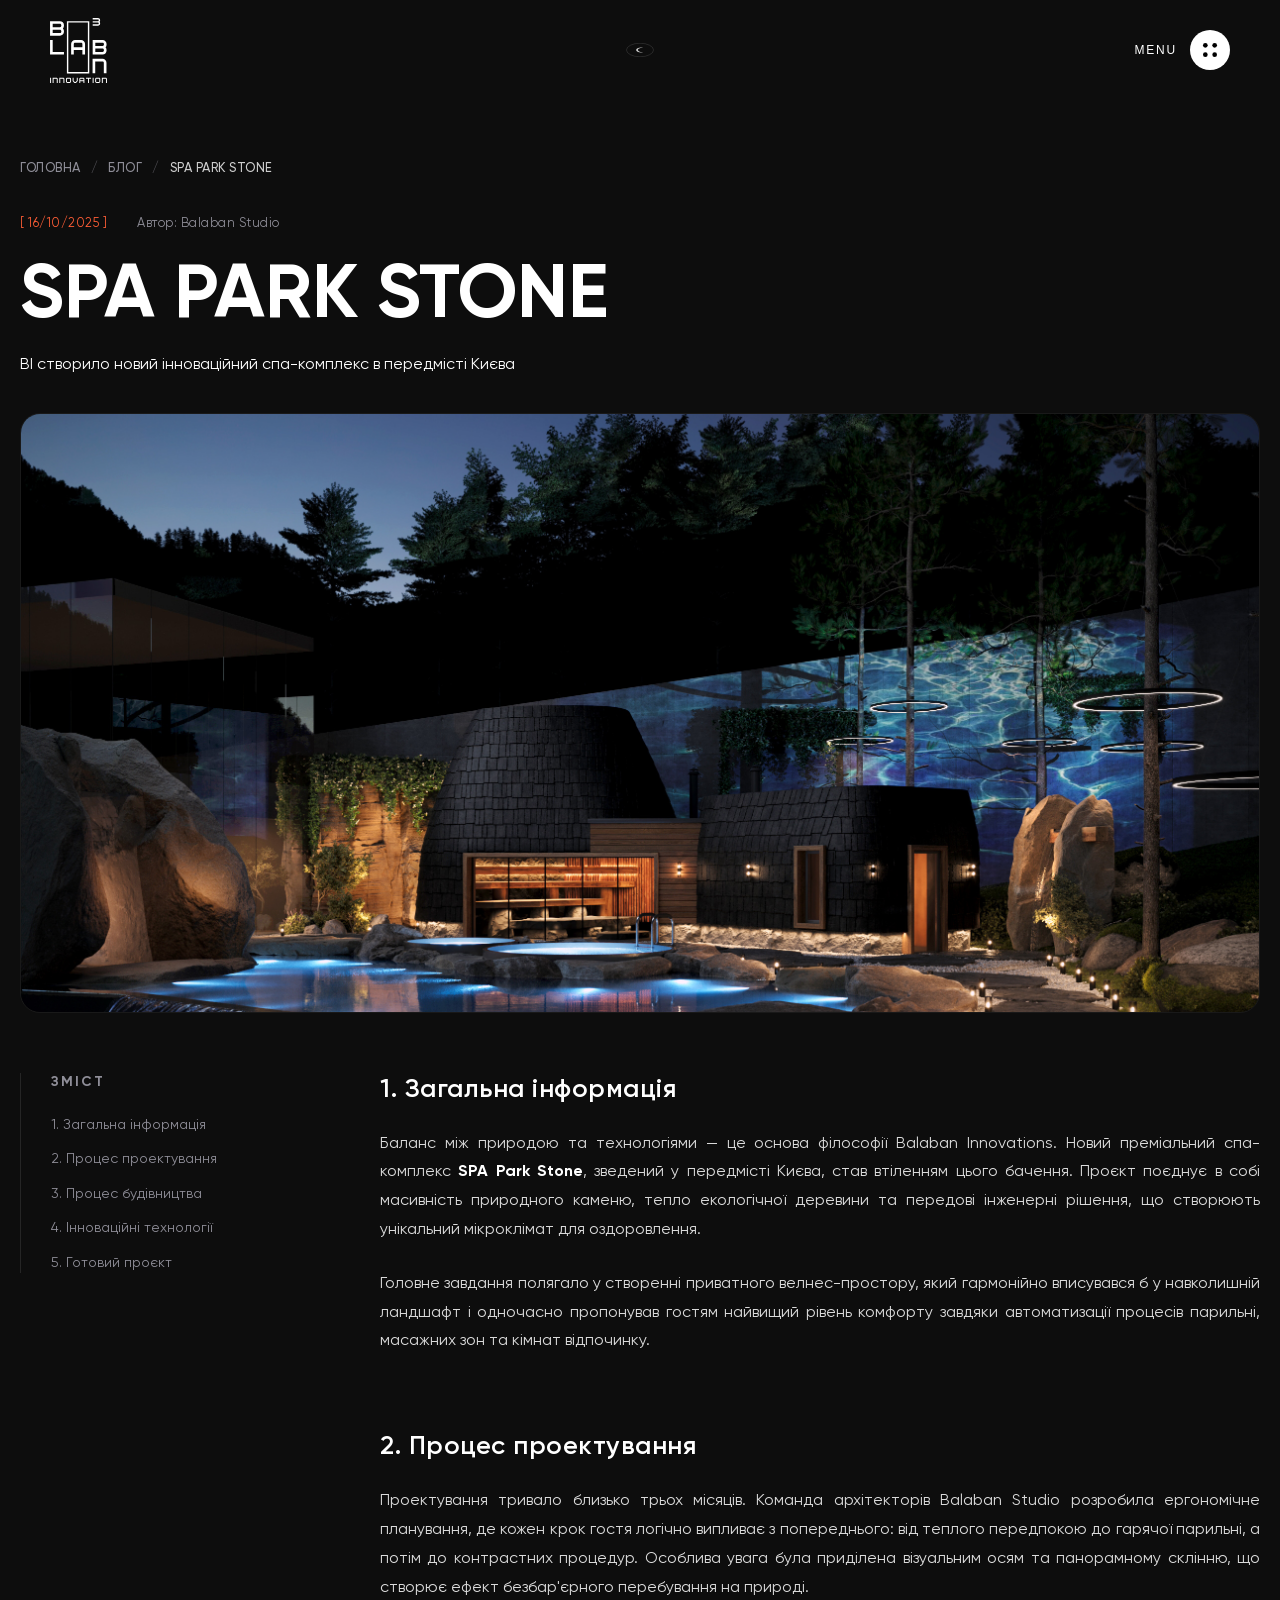
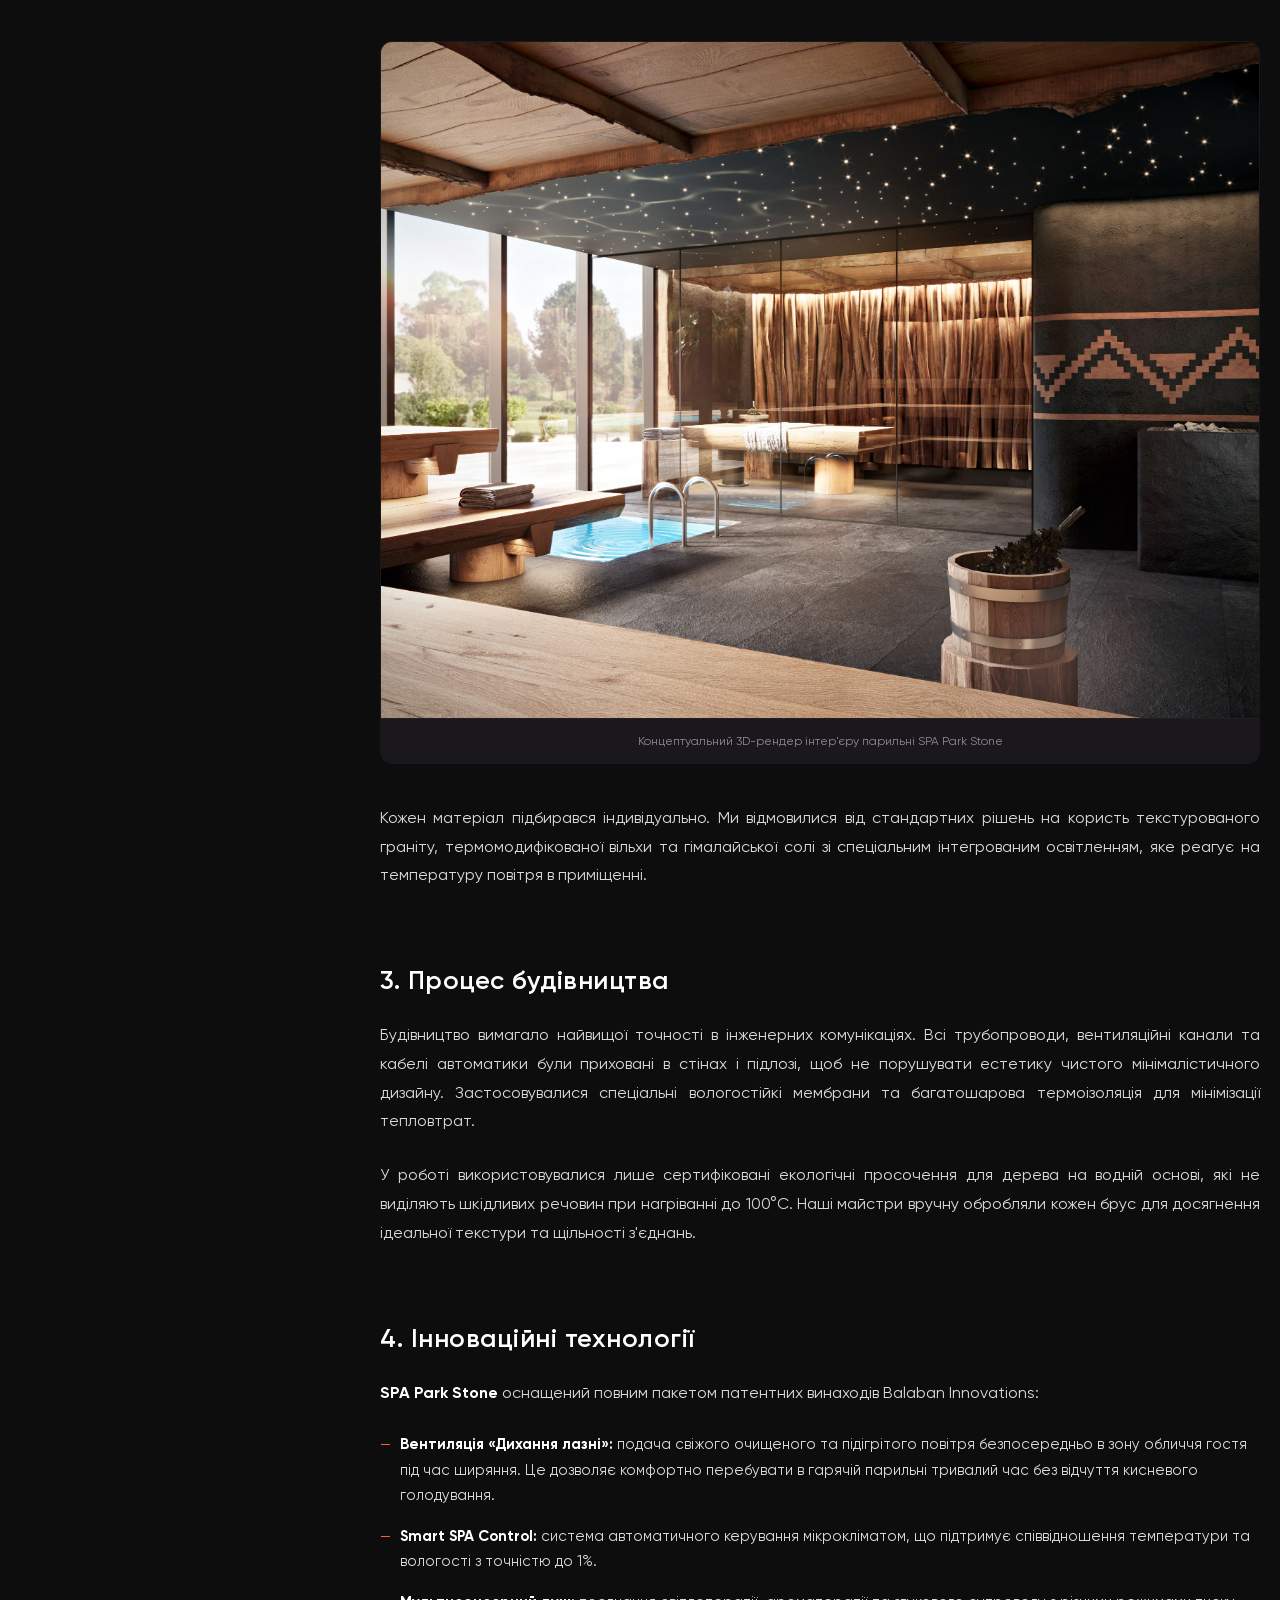
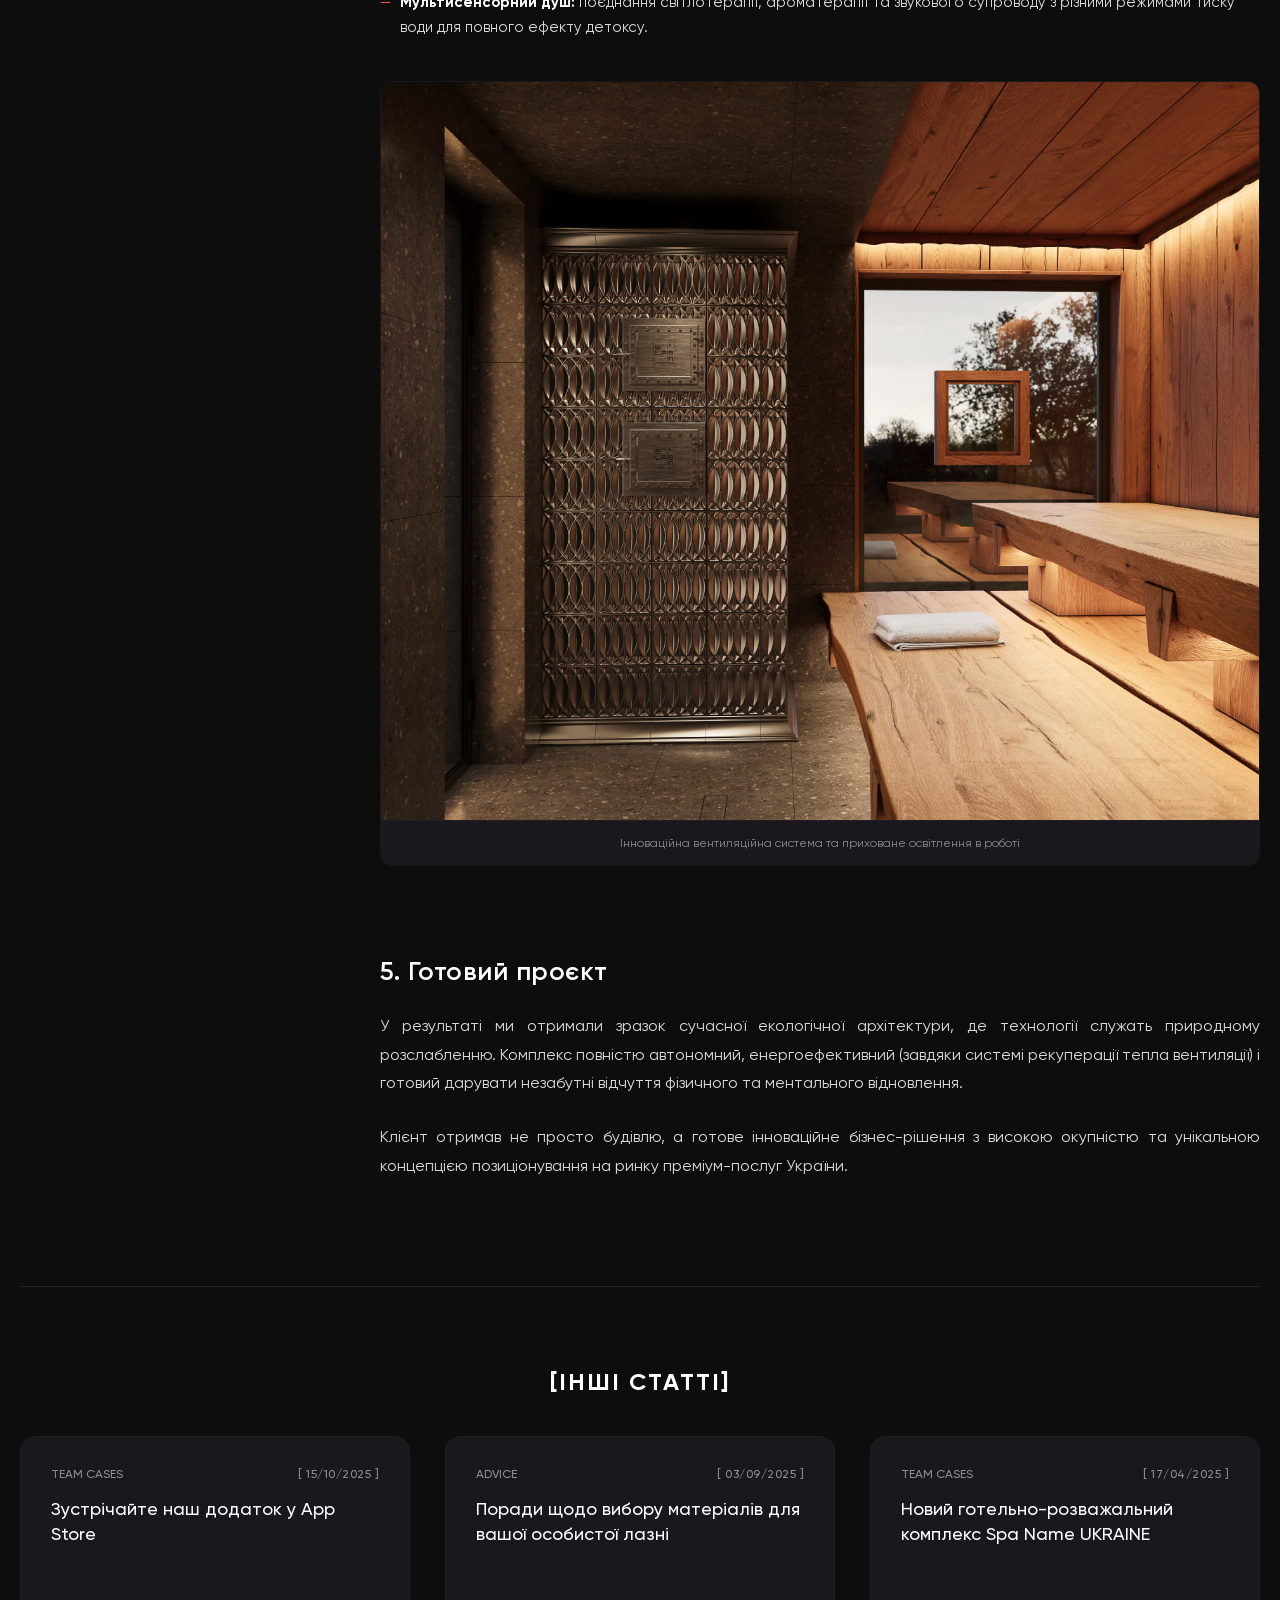
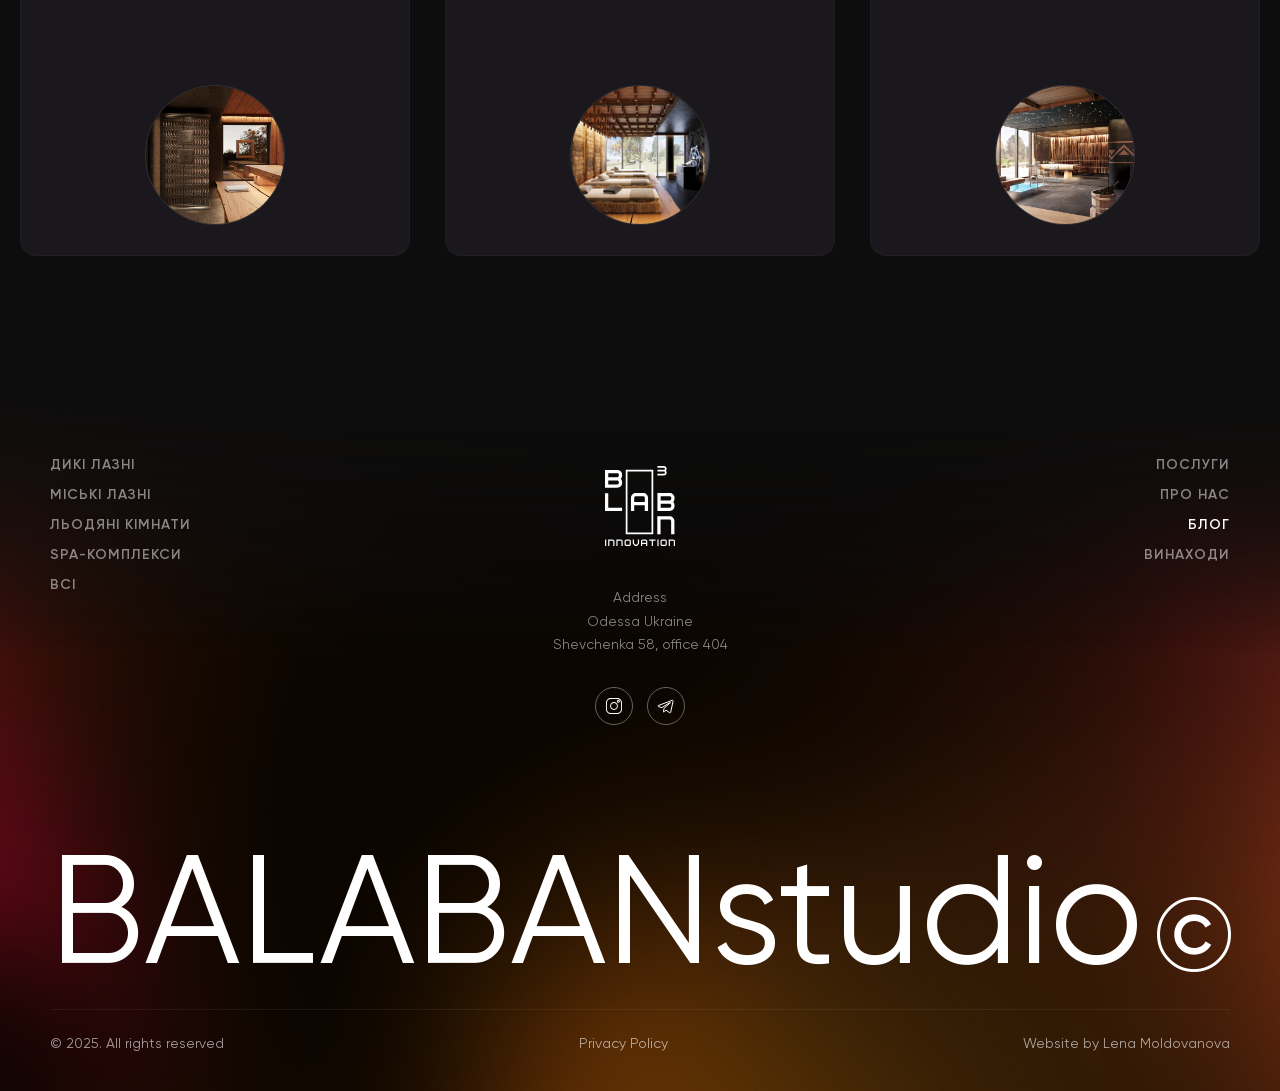
<file: article.html>
<!DOCTYPE html>
<html lang="uk">
<head>
    <meta charset="UTF-8">
    <meta name="viewport" content="width=device-width, initial-scale=1.0">
    <title>SPA Park Stone: Інноваційний Велнес-Комплекс | Balaban Innovations</title>
    
    <!-- Meta Descriptions for SEO -->
    <meta name="description" content="Детальний опис проєкту SPA Park Stone від Balaban Innovations - преміальний спа-комплекс у передмісті Києва з інноваційною системою вентиляції та керування.">
    <meta name="keywords" content="SPA Park Stone, Balaban Innovations, Проєктування, Інновації, Будівництво, Вентиляція, Лазні, Україна">
    <meta name="author" content="Balaban Innovations">
    
    <!-- Google Fonts -->
    <link rel="preconnect" href="https://fonts.googleapis.com">
    <link rel="preconnect" href="https://fonts.gstatic.com" crossorigin>
    <link href="https://fonts.googleapis.com/css2?family=Manrope:wght@200..800&family=Playfair+Display:ital,wght@0,400..900;1,400..900&display=swap" rel="stylesheet">
    
    <!-- Custom CSS -->
    <link rel="stylesheet" href="index.css?v=1.0.7">
</head>
<body class="dark-theme">

    <!-- Fullscreen Menu Overlay -->
    <div id="menu-overlay" class="menu-overlay">
        <div class="menu-overlay-bg">
            <img src="assets/b7ed6073dbf8d43540d24dee2834eb2a854281fa.svg" alt="Background" class="menu-bg-img">
        </div>
        
        <!-- Menu Header -->
        <div class="menu-header">
            <div class="lang-selector">
                <button class="lang-btn active" id="lang-ua">UA</button>
                <button class="lang-btn" id="lang-en">EN</button>
            </div>
            <button class="menu-close-btn" id="menu-close-btn" aria-label="Close menu">
                <img src="assets/398cfaea7eee8ed62144285ddd6e5605c5b04856.svg" alt="Close">
            </button>
        </div>

        <!-- Right panel: Scrolling Image Columns -->
        <div class="menu-images-panel">
            <div class="menu-images-column col-left">
                <div class="menu-image-card">
                    <img src="assets/77f8e776a694dca5a559ceb76de25b1e5a9089a1.png" alt="Menu Image 1">
                </div>
                <div class="menu-image-card">
                    <img src="assets/55d1c2cc204359dd9e45816ab3c95001c6ae1427.png" alt="Menu Image 2">
                </div>
                <div class="menu-image-card">
                    <img src="assets/9094ab5f846298b0c5bd03897859955047ce2816.png" alt="Menu Image 3">
                </div>
                <div class="menu-image-card">
                    <img src="assets/77f8e776a694dca5a559ceb76de25b1e5a9089a1.png" alt="Menu Image 1">
                </div>
                <div class="menu-image-card">
                    <img src="assets/55d1c2cc204359dd9e45816ab3c95001c6ae1427.png" alt="Menu Image 2">
                </div>
                <div class="menu-image-card">
                    <img src="assets/9094ab5f846298b0c5bd03897859955047ce2816.png" alt="Menu Image 3">
                </div>
            </div>
            <div class="menu-images-column col-right">
                <div class="menu-image-card">
                    <img src="assets/71375e590e744840451a62a6d9a34f304d847728.png" alt="Menu Image 4">
                </div>
                <div class="menu-image-card">
                    <img src="assets/abb77b08b35be00ae62efe5329778d932fa464a5.png" alt="Menu Image 5">
                </div>
                <div class="menu-image-card">
                    <img src="assets/2c53e1f0eac8359384a4a141d0f98fcec2762da8.png" alt="Menu Image 6">
                </div>
                <div class="menu-image-card">
                    <img src="assets/71375e590e744840451a62a6d9a34f304d847728.png" alt="Menu Image 4">
                </div>
                <div class="menu-image-card">
                    <img src="assets/abb77b08b35be00ae62efe5329778d932fa464a5.png" alt="Menu Image 5">
                </div>
                <div class="menu-image-card">
                    <img src="assets/2c53e1f0eac8359384a4a141d0f98fcec2762da8.png" alt="Menu Image 6">
                </div>
            </div>
        </div>

        <!-- Menu Content Columns -->
        <div class="menu-content">
            <div class="menu-text-panel">
                <div class="menu-nav-links">
                    <div class="nav-item">
                        <a href="index2.html#about" class="main-link">ПРО нас</a>
                    </div>
                    <div class="nav-item has-arrow">
                        <a href="index2.html#services" class="main-link">КОНЦЕПЦІЯ</a>
                        <img src="assets/88a6d8dc511fc79394a28614ff3c10b4de8e8c76.svg" alt="Arrow" class="nav-arrow">
                    </div>
                    <div class="nav-item">
                        <a href="index2.html#inventions" class="main-link">ВИНАХОДИ</a>
                    </div>
                    <div class="nav-item">
                        <a href="blog.html" class="main-link">БЛОГ</a>
                    </div>
                </div>

                <div class="menu-services-list">
                    <a href="index2.html#hero">ПРОЕКТУВАННЯ</a>
                    <a href="index2.html#hero">КОНСАЛТІНГ</a>
                    <a href="index2.html#hero">БУДІВНИЦТВО</a>
                </div>

                <div class="menu-sub-links">
                    <a href="projects.html?filter=wild">Дикі лазні</a>
                    <a href="projects.html?filter=urban">Міські лазні</a>
                    <a href="projects.html?filter=spa">SPA-комплекси</a>
                    <a href="projects.html?filter=ice">Льодяні кімнати</a>
                    <a href="projects.html?filter=all">ВСІ</a>
                </div>

                <div class="menu-actions-column">
                    <div class="menu-socials">
                        <a href="#" class="social-icon" aria-label="Instagram">
                            <img src="assets/5a72bde99e2ba28123fd57d9227339618eaa6743.svg" alt="Instagram circle" class="soc-circle">
                            <img src="assets/1922f6308871868701172b20c31d0281fa9011e2.svg" alt="Instagram" class="soc-inner">
                        </a>
                        <a href="#" class="social-icon" aria-label="Telegram">
                            <img src="assets/8b938696fba03acb11511bf61ef60d412414abe4.svg" alt="Telegram" class="tele-img">
                        </a>
                    </div>
                    
                    <div class="menu-actions-list">
                        <div class="media-btn video-trigger">
                            <img src="assets/7ec2c73a644844e945f4e90162124eac5f176ad1.svg" alt="Play" class="action-icon">
                            <span>VIDEO ABOUT US</span>
                        </div>
                        <div class="media-btn download-trigger">
                            <img src="assets/6b8459ab409b63af54765745b5524b6369e088fa.svg" alt="Download" class="action-icon">
                            <div class="action-text">
                                <span>DOWNLOAD</span>
                                <span>PRESENTATION</span>
                            </div>
                        </div>
                    </div>
                </div>
            </div>
        </div>

        <div class="menu-copyright">
            <span>Всі права захищені © 2024 balaban.com</span>
            <span>Політика конфіденційності</span>
            <span>Сайт розроблений web studio</span>
        </div>
    </div>

    <!-- Header -->
    <header class="main-header" id="main-header">
        <div class="header-container">
            <div class="logo">
                <a href="index2.html" aria-label="Balaban Innovations Logo">
                    <img src="assets/logo_white.svg" alt="Balaban logo">
                </a>
            </div>
            
            <button class="theme-toggle" id="theme-toggle" aria-label="Toggle Night Mode">
                <img src="assets/95f050aa4bd27f620da8c90e169b18f056b86ac4.svg" alt="Night theme icon">
            </button>
            
            <button class="menu-trigger-btn" id="menu-trigger-btn" aria-label="Open menu">
                <span class="menu-text">MENU</span>
                <img src="assets/cae1d36d2cbd5950b94bba01264b081278f1739e.svg" alt="Burger Menu Icon">
            </button>
        </div>
    </header>

    <main class="subpage-main">
        <div class="subpage-container">
            
            <!-- Breadcrumbs -->
            <nav class="breadcrumbs" aria-label="Breadcrumb">
                <a href="index2.html" class="breadcrumb-link">Головна</a>
                <span class="breadcrumb-separator">/</span>
                <a href="blog.html" class="breadcrumb-link">Блог</a>
                <span class="breadcrumb-separator">/</span>
                <span class="breadcrumb-current" aria-current="page">SPA Park Stone</span>
            </nav>

            <!-- Article Header -->
            <div class="article-header">
                <div class="article-meta-top">
                    <span class="article-date">[ 16/10/2025 ]</span>
                    <span class="article-author">Автор: Balaban Studio</span>
                </div>
                <h1 class="article-main-title uppercase">SPA PARK STONE</h1>
                <p class="article-subtitle">BI створило новий інноваційний спа-комплекс в передмісті Києва</p>
            </div>

            <!-- Hero Image -->
            <div class="article-hero-image">
                <img src="assets/39b4178a59bf990c182c6c8a660c99b1b8a6c6e1.png" alt="SPA Park Stone Luxury Wellness Project">
            </div>

            <!-- Two-Column Editorial Layout -->
            <div class="article-layout">
                <!-- Left Sidebar: TOC -->
                <aside class="article-sidebar">
                    <div class="toc-sticky-container">
                        <h3 class="toc-title uppercase">Зміст</h3>
                        <nav class="article-toc" id="article-toc" aria-label="Table of contents">
                            <ul>
                                <li><a href="#section-1" class="toc-link active">1. Загальна інформація</a></li>
                                <li><a href="#section-2" class="toc-link">2. Процес проектування</a></li>
                                <li><a href="#section-3" class="toc-link">3. Процес будівництва</a></li>
                                <li><a href="#section-4" class="toc-link">4. Інноваційні технології</a></li>
                                <li><a href="#section-5" class="toc-link">5. Готовий проєкт</a></li>
                            </ul>
                        </nav>
                    </div>
                </aside>

                <!-- Right Side: Body Content -->
                <div class="article-content-body">
                    <section id="section-1" class="article-section">
                        <h2>1. Загальна інформація</h2>
                        <p>Баланс між природою та технологіями — це основа філософії Balaban Innovations. Новий преміальний спа-комплекс <strong>SPA Park Stone</strong>, зведений у передмісті Києва, став втіленням цього бачення. Проєкт поєднує в собі масивність природного каменю, тепло екологічної деревини та передові інженерні рішення, що створюють унікальний мікроклімат для оздоровлення.</p>
                        <p>Головне завдання полягало у створенні приватного велнес-простору, який гармонійно вписувався б у навколишній ландшафт і одночасно пропонував гостям найвищий рівень комфорту завдяки автоматизації процесів парильні, масажних зон та кімнат відпочинку.</p>
                    </section>

                    <section id="section-2" class="article-section">
                        <h2>2. Процес проектування</h2>
                        <p>Проектування тривало близько трьох місяців. Команда архітекторів Balaban Studio розробила ергономічне планування, де кожен крок гостя логічно випливає з попереднього: від теплого передпокою до гарячої парильні, а потім до контрастних процедур. Особлива увага була приділена візуальним осям та панорамному склінню, що створює ефект безбар'єрного перебування на природі.</p>
                        
                        <div class="article-embedded-image">
                            <img src="assets/509bbcfac927adc4f2de3a9946e60d207d366cde.png" alt="SPA Park Stone Interior Steam Room Design Mockup">
                            <span class="image-caption">Концептуальний 3D-рендер інтер'єру парильні SPA Park Stone</span>
                        </div>

                        <p>Кожен матеріал підбирався індивідуально. Ми відмовилися від стандартних рішень на користь текстурованого граніту, термомодифікованої вільхи та гімалайської солі зі спеціальним інтегрованим освітленням, яке реагує на температуру повітря в приміщенні.</p>
                    </section>

                    <section id="section-3" class="article-section">
                        <h2>3. Процес будівництва</h2>
                        <p>Будівництво вимагало найвищої точності в інженерних комунікаціях. Всі трубопроводи, вентиляційні канали та кабелі автоматики були приховані в стінах і підлозі, щоб не порушувати естетику чистого мінімалістичного дизайну. Застосовувалися спеціальні вологостійкі мембрани та багатошарова термоізоляція для мінімізації тепловтрат.</p>
                        <p>У роботі використовувалися лише сертифіковані екологічні просочення для дерева на водній основі, які не виділяють шкідливих речовин при нагріванні до 100°C. Наші майстри вручну обробляли кожен брус для досягнення ідеальної текстури та щільності з'єднань.</p>
                    </section>

                    <section id="section-4" class="article-section">
                        <h2>4. Інноваційні технології</h2>
                        <p><strong>SPA Park Stone</strong> оснащений повним пакетом патентних винаходів Balaban Innovations:</p>
                        <ul>
                            <li><strong>Вентиляція «Дихання лазні»:</strong> подача свіжого очищеного та підігрітого повітря безпосередньо в зону обличчя гостя під час ширяння. Це дозволяє комфортно перебувати в гарячій парильні тривалий час без відчуття кисневого голодування.</li>
                            <li><strong>Smart SPA Control:</strong> система автоматичного керування мікрокліматом, що підтримує співвідношення температури та вологості з точністю до 1%.</li>
                            <li><strong>Мультисенсорний душ:</strong> поєднання світлотерапії, ароматерапії та звукового супроводу з різними режимами тиску води для повного ефекту детоксу.</li>
                        </ul>

                        <div class="article-embedded-image">
                            <img src="assets/d40263d9b0390583cb822a9d7d096f82e1a159a6.png" alt="Sauna air ventilation steam integration layout">
                            <span class="image-caption">Інноваційна вентиляційна система та приховане освітлення в роботі</span>
                        </div>
                    </section>

                    <section id="section-5" class="article-section">
                        <h2>5. Готовий проєкт</h2>
                        <p>У результаті ми отримали зразок сучасної екологічної архітектури, де технології служать природному розслабленню. Комплекс повністю автономний, енергоефективний (завдяки системі рекуперації тепла вентиляції) і готовий дарувати незабутні відчуття фізичного та ментального відновлення.</p>
                        <p>Клієнт отримав не просто будівлю, а готове інноваційне бізнес-рішення з високою окупністю та унікальною концепцією позиціонування на ринку преміум-послуг України.</p>
                    </section>
                </div>
            </div>

            <!-- related articles footer -->
            <div class="article-related-section">
                <h2 class="related-title uppercase">[Інші статті]</h2>
                <div class="related-grid">
                    
                    <!-- Related 1 -->
                    <div class="blog-grid-card">
                        <a href="article.html" class="blog-card-link">
                            <div class="blog-card-meta">
                                <span class="blog-card-category">TEAM CASES</span>
                                <span class="blog-card-date">[ 15/10/2025 ]</span>
                            </div>
                            <h3 class="blog-card-title">Зустрічайте наш додаток у App Store</h3>
                            <div class="blog-card-image circle-mask">
                                <img src="assets/d40263d9b0390583cb822a9d7d096f82e1a159a6.png" alt="App Store mobile application">
                            </div>
                        </a>
                    </div>

                    <!-- Related 2 -->
                    <div class="blog-grid-card">
                        <a href="article.html" class="blog-card-link">
                            <div class="blog-card-meta">
                                <span class="blog-card-category">ADVICE</span>
                                <span class="blog-card-date">[ 03/09/2025 ]</span>
                            </div>
                            <h3 class="blog-card-title">Поради щодо вибору матеріалів для вашої особистої лазні</h3>
                            <div class="blog-card-image circle-mask">
                                <img src="assets/032271e1f4c944d5912679cc836fcaffb5b8a53f.png" alt="Premium materials showcase">
                            </div>
                        </a>
                    </div>

                    <!-- Related 3 -->
                    <div class="blog-grid-card">
                        <a href="article.html" class="blog-card-link">
                            <div class="blog-card-meta">
                                <span class="blog-card-category">TEAM CASES</span>
                                <span class="blog-card-date">[ 17/04/2025 ]</span>
                            </div>
                            <h3 class="blog-card-title">Новий готельно-розважальний комплекс Spa Name UKRAINE</h3>
                            <div class="blog-card-image circle-mask">
                                <img src="assets/509bbcfac927adc4f2de3a9946e60d207d366cde.png" alt="Spa Name Ukraine visualization">
                            </div>
                        </a>
                    </div>

                </div>
            </div>

        </div>
    </main>

    <!-- FUTER (FOOTER) -->
    <footer class="main-footer">
        <!-- Vanta Fog Background -->
        <div id="footer-vanta-bg" style="position: absolute; inset: 0; z-index: 1; pointer-events: none;"></div>

        <!-- Curve backdrop SVG path -->
        <div class="footer-curve-backdrop" style="z-index: 2;">
            <img src="assets/c9de35330a1ec004775dedee46743151b829124f.svg" alt="Vector curve divider" class="curve-backdrop-img">
        </div>

        <!-- Premium Grit Noise Overlay -->
        <div class="footer-noise-overlay" style="background-image: url('assets/g0QcWrxr87K0ufOxIUFBakwYA8.png');"></div>

        <!-- Content Overlay -->
        <div class="footer-content">
            <div class="footer-grid">
                <!-- Left Column -->
                <div class="footer-links-col align-left">
                    <a href="index2.html#projects-section" class="footer-link uppercase">Дикі лазні</a>
                    <a href="index2.html#projects-section" class="footer-link uppercase">Міські лазні</a>
                    <a href="index2.html#projects-section" class="footer-link uppercase">Льодяні кімнати</a>
                    <a href="index2.html#projects-section" class="footer-link uppercase">SPA-комплекси</a>
                    <a href="index2.html#projects-section" class="footer-link uppercase">ВСІ</a>
                </div>

                <!-- Center Column -->
                <div class="footer-center-col">
                    <div class="footer-logo">
                        <img src="assets/logo_white.svg" alt="Balaban logo symbol" class="footer-logo-img">
                    </div>
                    
                    <div class="footer-address">
                        <p>Address</p>
                        <p>Odessa Ukraine</p>
                        <p>Shevchenka 58, office 404</p>
                    </div>

                    <div class="footer-socials">
                        <a href="#" class="social-icon">
                            <img src="assets/fcf46cfc7739fdbb090897f9de7036244121c4f0.svg" alt="Instagram background circle" class="soc-circle">
                            <img src="assets/1922f6308871868701172b20c31d0281fa9011e2.svg" alt="Instagram icon symbol" class="soc-inner">
                        </a>
                        <a href="#" class="social-icon">
                            <img src="assets/8be816f251de532df5c406552d134b9bc26a128a.svg" alt="Telegram logo icon" class="tele-img">
                        </a>
                    </div>
                </div>

                <!-- Right Column -->
                <div class="footer-links-col align-right">
                    <a href="index2.html#hero" class="footer-link uppercase">ПОСЛУГИ</a>
                    <a href="index2.html#about" class="footer-link uppercase">ПРО НАС</a>
                    <a href="blog.html" class="footer-link uppercase active">БЛОГ</a>
                    <a href="index2.html#inventions" class="footer-link uppercase">Винаходи</a>
                </div>
            </div>

            <!-- Large Decorative Text -->
            <div class="footer-branding-big">
                <span class="serif-brand-text">Balaban</span>
                <div class="serif-studio-text">
                    <span>studio</span>
                    <span class="copyright-symbol">©</span>
                </div>
            </div>

            <!-- Footer copyright bottom row -->
            <div class="footer-bottom-row">
                <span>© 2025. All rights reserved</span>
                <span>Privacy Policy</span>
                <span>Website by Lena Moldovanova</span>
            </div>
        </div>
    </footer>

    <!-- Vanta.js Scripts -->
    <script src="three.r134.min.js"></script>
    <script src="vanta.fog.min.js"></script>
    <script>
        document.addEventListener('DOMContentLoaded', () => {
            VANTA.FOG({
                el: "#footer-vanta-bg",
                mouseControls: true,
                touchControls: true,
                gyroControls: false,
                minHeight: 200.00,
                minWidth: 200.00,
                highlightColor: 0xff8700,
                midtoneColor: 0x111111,
                lowlightColor: 0xfa0040,
                baseColor: 0x0,
                blurFactor: 0.90,
                zoom: 0.40
            });

            // ScrollSpy Table of Contents Highlighter
            const tocLinks = document.querySelectorAll('.toc-link');
            const sections = document.querySelectorAll('.article-section');

            function highlightTOC() {
                let currentSectionId = '';
                sections.forEach(section => {
                    const sectionTop = section.offsetTop;
                    // Check if current scroll position is past the top of the section (offset by some header padding)
                    if (window.scrollY >= sectionTop - 180) {
                        currentSectionId = section.getAttribute('id');
                    }
                });

                tocLinks.forEach(link => {
                    if (link.getAttribute('href') === `#${currentSectionId}`) {
                        link.classList.add('active');
                    } else {
                        link.classList.remove('active');
                    }
                });
            }

            window.addEventListener('scroll', highlightTOC);
            highlightTOC(); // run initially
        });
    </script>

    <!-- Custom JS -->
    <script src="main.js"></script>
</body>
</html>
</file>
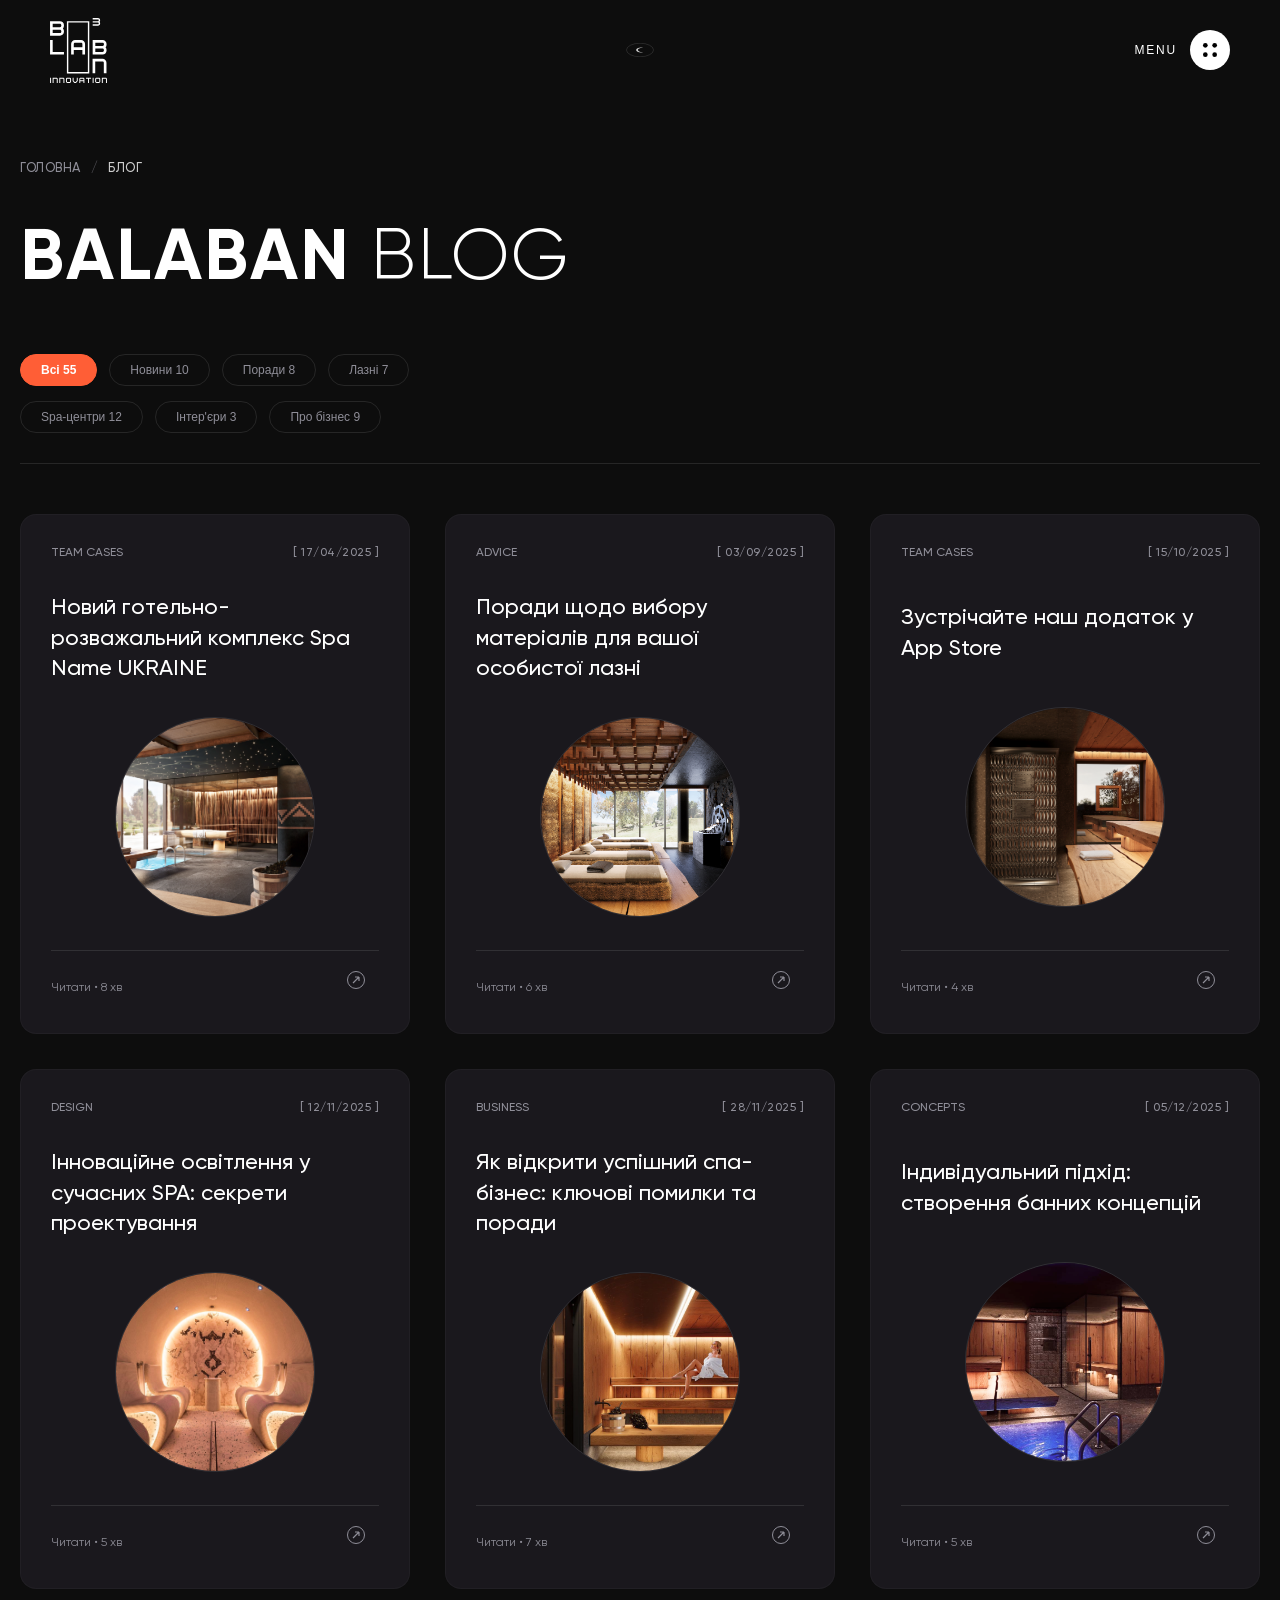
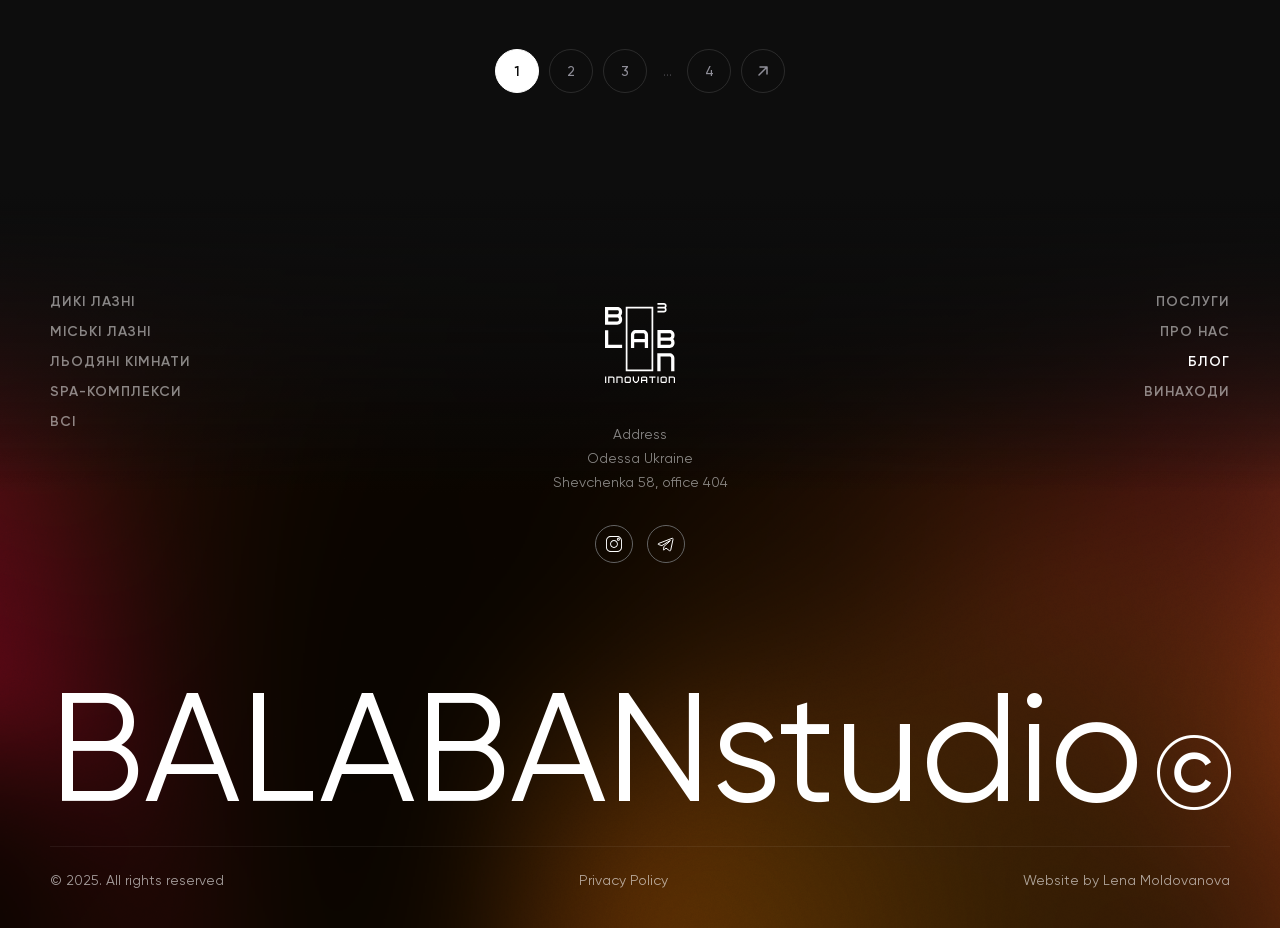
<file: blog.html>
<!DOCTYPE html>
<html lang="uk">
<head>
    <meta charset="UTF-8">
    <meta name="viewport" content="width=device-width, initial-scale=1.0">
    <title>Наш Блог | Balaban Innovations</title>
    
    <!-- Meta Descriptions for SEO -->
    <meta name="description" content="Блог Balaban Innovations - ділимося порадами, новинами, архітектурними кейсами та інноваціями у сфері SPA та велнесу в Україні.">
    <meta name="keywords" content="Balaban, Блог, Новини, Поради, Лазні, SPA, Дизайн, Архітектура, Україна">
    <meta name="author" content="Balaban Innovations">
    
    <!-- Google Fonts -->
    <link rel="preconnect" href="https://fonts.googleapis.com">
    <link rel="preconnect" href="https://fonts.gstatic.com" crossorigin>
    <link href="https://fonts.googleapis.com/css2?family=Manrope:wght@200..800&family=Playfair+Display:ital,wght@0,400..900;1,400..900&display=swap" rel="stylesheet">
    
    <!-- Custom CSS -->
    <link rel="stylesheet" href="index.css?v=1.0.7">
</head>
<body class="dark-theme">

    <!-- Fullscreen Menu Overlay -->
    <div id="menu-overlay" class="menu-overlay">
        <div class="menu-overlay-bg">
            <img src="assets/b7ed6073dbf8d43540d24dee2834eb2a854281fa.svg" alt="Background" class="menu-bg-img">
        </div>
        
        <!-- Menu Header -->
        <div class="menu-header">
            <div class="lang-selector">
                <button class="lang-btn active" id="lang-ua">UA</button>
                <button class="lang-btn" id="lang-en">EN</button>
            </div>
            <button class="menu-close-btn" id="menu-close-btn" aria-label="Close menu">
                <img src="assets/398cfaea7eee8ed62144285ddd6e5605c5b04856.svg" alt="Close">
            </button>
        </div>

        <!-- Right panel: Scrolling Image Columns -->
        <div class="menu-images-panel">
            <div class="menu-images-column col-left">
                <div class="menu-image-card">
                    <img src="assets/77f8e776a694dca5a559ceb76de25b1e5a9089a1.png" alt="Menu Image 1">
                </div>
                <div class="menu-image-card">
                    <img src="assets/55d1c2cc204359dd9e45816ab3c95001c6ae1427.png" alt="Menu Image 2">
                </div>
                <div class="menu-image-card">
                    <img src="assets/9094ab5f846298b0c5bd03897859955047ce2816.png" alt="Menu Image 3">
                </div>
                <div class="menu-image-card">
                    <img src="assets/77f8e776a694dca5a559ceb76de25b1e5a9089a1.png" alt="Menu Image 1">
                </div>
                <div class="menu-image-card">
                    <img src="assets/55d1c2cc204359dd9e45816ab3c95001c6ae1427.png" alt="Menu Image 2">
                </div>
                <div class="menu-image-card">
                    <img src="assets/9094ab5f846298b0c5bd03897859955047ce2816.png" alt="Menu Image 3">
                </div>
            </div>
            <div class="menu-images-column col-right">
                <div class="menu-image-card">
                    <img src="assets/71375e590e744840451a62a6d9a34f304d847728.png" alt="Menu Image 4">
                </div>
                <div class="menu-image-card">
                    <img src="assets/abb77b08b35be00ae62efe5329778d932fa464a5.png" alt="Menu Image 5">
                </div>
                <div class="menu-image-card">
                    <img src="assets/2c53e1f0eac8359384a4a141d0f98fcec2762da8.png" alt="Menu Image 6">
                </div>
                <div class="menu-image-card">
                    <img src="assets/71375e590e744840451a62a6d9a34f304d847728.png" alt="Menu Image 4">
                </div>
                <div class="menu-image-card">
                    <img src="assets/abb77b08b35be00ae62efe5329778d932fa464a5.png" alt="Menu Image 5">
                </div>
                <div class="menu-image-card">
                    <img src="assets/2c53e1f0eac8359384a4a141d0f98fcec2762da8.png" alt="Menu Image 6">
                </div>
            </div>
        </div>

        <!-- Menu Content Columns -->
        <div class="menu-content">
            <div class="menu-text-panel">
                <div class="menu-nav-links">
                    <div class="nav-item">
                        <a href="index2.html#about" class="main-link">ПРО нас</a>
                    </div>
                    <div class="nav-item has-arrow">
                        <a href="index2.html#services" class="main-link">КОНЦЕПЦІЯ</a>
                        <img src="assets/88a6d8dc511fc79394a28614ff3c10b4de8e8c76.svg" alt="Arrow" class="nav-arrow">
                    </div>
                    <div class="nav-item">
                        <a href="index2.html#inventions" class="main-link">ВИНАХОДИ</a>
                    </div>
                    <div class="nav-item">
                        <a href="blog.html" class="main-link">БЛОГ</a>
                    </div>
                </div>

                <div class="menu-services-list">
                    <a href="index2.html#hero">ПРОЕКТУВАННЯ</a>
                    <a href="index2.html#hero">КОНСАЛТІНГ</a>
                    <a href="index2.html#hero">БУДІВНИЦТВО</a>
                </div>

                <div class="menu-sub-links">
                    <a href="projects.html?filter=wild">Дикі лазні</a>
                    <a href="projects.html?filter=urban">Міські лазні</a>
                    <a href="projects.html?filter=spa">SPA-комплекси</a>
                    <a href="projects.html?filter=ice">Льодяні кімнати</a>
                    <a href="projects.html?filter=all">ВСІ</a>
                </div>

                <div class="menu-actions-column">
                    <div class="menu-socials">
                        <a href="#" class="social-icon" aria-label="Instagram">
                            <img src="assets/5a72bde99e2ba28123fd57d9227339618eaa6743.svg" alt="Instagram circle" class="soc-circle">
                            <img src="assets/1922f6308871868701172b20c31d0281fa9011e2.svg" alt="Instagram" class="soc-inner">
                        </a>
                        <a href="#" class="social-icon" aria-label="Telegram">
                            <img src="assets/8b938696fba03acb11511bf61ef60d412414abe4.svg" alt="Telegram" class="tele-img">
                        </a>
                    </div>
                    
                    <div class="menu-actions-list">
                        <div class="media-btn video-trigger">
                            <img src="assets/7ec2c73a644844e945f4e90162124eac5f176ad1.svg" alt="Play" class="action-icon">
                            <span>VIDEO ABOUT US</span>
                        </div>
                        <div class="media-btn download-trigger">
                            <img src="assets/6b8459ab409b63af54765745b5524b6369e088fa.svg" alt="Download" class="action-icon">
                            <div class="action-text">
                                <span>DOWNLOAD</span>
                                <span>PRESENTATION</span>
                            </div>
                        </div>
                    </div>
                </div>
            </div>
        </div>

        <div class="menu-copyright">
            <span>Всі права захищені © 2024 balaban.com</span>
            <span>Політика конфіденційності</span>
            <span>Сайт розроблений web studio</span>
        </div>
    </div>

    <!-- Header -->
    <header class="main-header" id="main-header">
        <div class="header-container">
            <div class="logo">
                <a href="index2.html" aria-label="Balaban Innovations Logo">
                    <img src="assets/logo_white.svg" alt="Balaban logo">
                </a>
            </div>
            
            <button class="theme-toggle" id="theme-toggle" aria-label="Toggle Night Mode">
                <img src="assets/95f050aa4bd27f620da8c90e169b18f056b86ac4.svg" alt="Night theme icon">
            </button>
            
            <button class="menu-trigger-btn" id="menu-trigger-btn" aria-label="Open menu">
                <span class="menu-text">MENU</span>
                <img src="assets/cae1d36d2cbd5950b94bba01264b081278f1739e.svg" alt="Burger Menu Icon">
            </button>
        </div>
    </header>

    <main class="subpage-main">
        <div class="subpage-container">
            
            <!-- Breadcrumbs -->
            <nav class="breadcrumbs" aria-label="Breadcrumb">
                <a href="index2.html" class="breadcrumb-link">Головна</a>
                <span class="breadcrumb-separator">/</span>
                <span class="breadcrumb-current" aria-current="page">Блог</span>
            </nav>

            <!-- Page Title -->
            <div class="subpage-header">
                <h1 class="page-title uppercase"><span>BALABAN</span> <span class="highlight-text font-serif">BLOG</span></h1>
            </div>

            <!-- Double-row Tags Filter -->
            <div class="blog-tags-filter">
                <div class="tags-row">
                    <button class="tag-btn active" data-tag="all">Всі 55</button>
                    <button class="tag-btn" data-tag="news">Новини 10</button>
                    <button class="tag-btn" data-tag="tips">Поради 8</button>
                    <button class="tag-btn" data-tag="baths">Лазні 7</button>
                </div>
                <div class="tags-row">
                    <button class="tag-btn" data-tag="spa">Spa-центри 12</button>
                    <button class="tag-btn" data-tag="interiors">Інтер'єри 3</button>
                    <button class="tag-btn" data-tag="business">Про бізнес 9</button>
                </div>
            </div>

            <!-- Blog Grid -->
            <div class="blog-grid" id="blog-grid">
                
                <!-- Card 1 -->
                <div class="blog-grid-card" data-tags="news spa">
                    <a href="article.html" class="blog-card-link">
                        <div class="blog-card-meta">
                            <span class="blog-card-category">TEAM CASES</span>
                            <span class="blog-card-date">[ 17/04/2025 ]</span>
                        </div>
                        <h3 class="blog-card-title">Новий готельно-розважальний комплекс Spa Name UKRAINE</h3>
                        <div class="blog-card-image circle-mask">
                            <img src="assets/509bbcfac927adc4f2de3a9946e60d207d366cde.png" alt="Spa Name Ukraine architecture render">
                        </div>
                        <div class="blog-card-footer">
                            <span class="blog-card-readtime">Читати • 8 хв</span>
                            <div class="blog-card-arrow">
                                <svg width="18" height="18" viewBox="0 0 18 18" fill="none">
                                    <circle cx="9" cy="9" r="8.5" stroke="currentColor"/>
                                    <path d="M6 12L12 6M12 6H8M12 6V10" stroke="currentColor" stroke-width="1.2"/>
                                </svg>
                            </div>
                        </div>
                    </a>
                </div>

                <!-- Card 2 -->
                <div class="blog-grid-card" data-tags="tips">
                    <a href="article.html" class="blog-card-link">
                        <div class="blog-card-meta">
                            <span class="blog-card-category">ADVICE</span>
                            <span class="blog-card-date">[ 03/09/2025 ]</span>
                        </div>
                        <h3 class="blog-card-title">Поради щодо вибору матеріалів для вашої особистої лазні</h3>
                        <div class="blog-card-image circle-mask">
                            <img src="assets/032271e1f4c944d5912679cc836fcaffb5b8a53f.png" alt="Premium construction wood and stones">
                        </div>
                        <div class="blog-card-footer">
                            <span class="blog-card-readtime">Читати • 6 хв</span>
                            <div class="blog-card-arrow">
                                <svg width="18" height="18" viewBox="0 0 18 18" fill="none">
                                    <circle cx="9" cy="9" r="8.5" stroke="currentColor"/>
                                    <path d="M6 12L12 6M12 6H8M12 6V10" stroke="currentColor" stroke-width="1.2"/>
                                </svg>
                            </div>
                        </div>
                    </a>
                </div>

                <!-- Card 3 -->
                <div class="blog-grid-card" data-tags="news">
                    <a href="article.html" class="blog-card-link">
                        <div class="blog-card-meta">
                            <span class="blog-card-category">TEAM CASES</span>
                            <span class="blog-card-date">[ 15/10/2025 ]</span>
                        </div>
                        <h3 class="blog-card-title">Зустрічайте наш додаток у App Store</h3>
                        <div class="blog-card-image circle-mask">
                            <img src="assets/d40263d9b0390583cb822a9d7d096f82e1a159a6.png" alt="App Store mobile screen visualization">
                        </div>
                        <div class="blog-card-footer">
                            <span class="blog-card-readtime">Читати • 4 хв</span>
                            <div class="blog-card-arrow">
                                <svg width="18" height="18" viewBox="0 0 18 18" fill="none">
                                    <circle cx="9" cy="9" r="8.5" stroke="currentColor"/>
                                    <path d="M6 12L12 6M12 6H8M12 6V10" stroke="currentColor" stroke-width="1.2"/>
                                </svg>
                            </div>
                        </div>
                    </a>
                </div>

                <!-- Card 4 -->
                <div class="blog-grid-card" data-tags="interiors spa">
                    <a href="article.html" class="blog-card-link">
                        <div class="blog-card-meta">
                            <span class="blog-card-category">DESIGN</span>
                            <span class="blog-card-date">[ 12/11/2025 ]</span>
                        </div>
                        <h3 class="blog-card-title">Інноваційне освітлення у сучасних SPA: секрети проектування</h3>
                        <div class="blog-card-image circle-mask">
                            <img src="assets/71375e590e744840451a62a6d9a34f304d847728.png" alt="SPA lightning concepts">
                        </div>
                        <div class="blog-card-footer">
                            <span class="blog-card-readtime">Читати • 5 хв</span>
                            <div class="blog-card-arrow">
                                <svg width="18" height="18" viewBox="0 0 18 18" fill="none">
                                    <circle cx="9" cy="9" r="8.5" stroke="currentColor"/>
                                    <path d="M6 12L12 6M12 6H8M12 6V10" stroke="currentColor" stroke-width="1.2"/>
                                </svg>
                            </div>
                        </div>
                    </a>
                </div>

                <!-- Card 5 -->
                <div class="blog-grid-card" data-tags="business">
                    <a href="article.html" class="blog-card-link">
                        <div class="blog-card-meta">
                            <span class="blog-card-category">BUSINESS</span>
                            <span class="blog-card-date">[ 28/11/2025 ]</span>
                        </div>
                        <h3 class="blog-card-title">Як відкрити успішний спа-бізнес: ключові помилки та поради</h3>
                        <div class="blog-card-image circle-mask">
                            <img src="assets/abb77b08b35be00ae62efe5329778d932fa464a5.png" alt="Wellness business financial planning">
                        </div>
                        <div class="blog-card-footer">
                            <span class="blog-card-readtime">Читати • 7 хв</span>
                            <div class="blog-card-arrow">
                                <svg width="18" height="18" viewBox="0 0 18 18" fill="none">
                                    <circle cx="9" cy="9" r="8.5" stroke="currentColor"/>
                                    <path d="M6 12L12 6M12 6H8M12 6V10" stroke="currentColor" stroke-width="1.2"/>
                                </svg>
                            </div>
                        </div>
                    </a>
                </div>

                <!-- Card 6 -->
                <div class="blog-grid-card" data-tags="baths">
                    <a href="article.html" class="blog-card-link">
                        <div class="blog-card-meta">
                            <span class="blog-card-category">CONCEPTS</span>
                            <span class="blog-card-date">[ 05/12/2025 ]</span>
                        </div>
                        <h3 class="blog-card-title">Індивідуальний підхід: створення банних концепцій</h3>
                        <div class="blog-card-image circle-mask">
                            <img src="assets/2c53e1f0eac8359384a4a141d0f98fcec2762da8.png" alt="Sauna interior spatial planning">
                        </div>
                        <div class="blog-card-footer">
                            <span class="blog-card-readtime">Читати • 5 хв</span>
                            <div class="blog-card-arrow">
                                <svg width="18" height="18" viewBox="0 0 18 18" fill="none">
                                    <circle cx="9" cy="9" r="8.5" stroke="currentColor"/>
                                    <path d="M6 12L12 6M12 6H8M12 6V10" stroke="currentColor" stroke-width="1.2"/>
                                </svg>
                            </div>
                        </div>
                    </a>
                </div>

            </div>

            <!-- Pagination -->
            <div class="pagination">
                <a href="#" class="page-num active">1</a>
                <a href="#" class="page-num">2</a>
                <a href="#" class="page-num">3</a>
                <span class="page-dots">...</span>
                <a href="#" class="page-num">4</a>
                <a href="#" class="page-arrow" aria-label="Next Page">
                    <svg width="10" height="10" viewBox="0 0 10 10" fill="none">
                        <path d="M1 9L9 1M9 1H2M9 1V8" stroke="currentColor" stroke-width="1.5" stroke-linecap="round" stroke-linejoin="round"/>
                    </svg>
                </a>
            </div>

        </div>
    </main>

    <!-- FUTER (FOOTER) -->
    <footer class="main-footer">
        <!-- Vanta Fog Background -->
        <div id="footer-vanta-bg" style="position: absolute; inset: 0; z-index: 1; pointer-events: none;"></div>

        <!-- Curve backdrop SVG path -->
        <div class="footer-curve-backdrop" style="z-index: 2;">
            <img src="assets/c9de35330a1ec004775dedee46743151b829124f.svg" alt="Vector curve divider" class="curve-backdrop-img">
        </div>

        <!-- Premium Grit Noise Overlay -->
        <div class="footer-noise-overlay" style="background-image: url('assets/g0QcWrxr87K0ufOxIUFBakwYA8.png');"></div>

        <!-- Content Overlay -->
        <div class="footer-content">
            <div class="footer-grid">
                <!-- Left Column -->
                <div class="footer-links-col align-left">
                    <a href="index2.html#projects-section" class="footer-link uppercase">Дикі лазні</a>
                    <a href="index2.html#projects-section" class="footer-link uppercase">Міські лазні</a>
                    <a href="index2.html#projects-section" class="footer-link uppercase">Льодяні кімнати</a>
                    <a href="index2.html#projects-section" class="footer-link uppercase">SPA-комплекси</a>
                    <a href="index2.html#projects-section" class="footer-link uppercase">ВСІ</a>
                </div>

                <!-- Center Column -->
                <div class="footer-center-col">
                    <div class="footer-logo">
                        <img src="assets/logo_white.svg" alt="Balaban logo symbol" class="footer-logo-img">
                    </div>
                    
                    <div class="footer-address">
                        <p>Address</p>
                        <p>Odessa Ukraine</p>
                        <p>Shevchenka 58, office 404</p>
                    </div>

                    <div class="footer-socials">
                        <a href="#" class="social-icon">
                            <img src="assets/fcf46cfc7739fdbb090897f9de7036244121c4f0.svg" alt="Instagram background circle" class="soc-circle">
                            <img src="assets/1922f6308871868701172b20c31d0281fa9011e2.svg" alt="Instagram icon symbol" class="soc-inner">
                        </a>
                        <a href="#" class="social-icon">
                            <img src="assets/8be816f251de532df5c406552d134b9bc26a128a.svg" alt="Telegram logo icon" class="tele-img">
                        </a>
                    </div>
                </div>

                <!-- Right Column -->
                <div class="footer-links-col align-right">
                    <a href="index2.html#hero" class="footer-link uppercase">ПОСЛУГИ</a>
                    <a href="index2.html#about" class="footer-link uppercase">ПРО НАС</a>
                    <a href="blog.html" class="footer-link uppercase active">БЛОГ</a>
                    <a href="index2.html#inventions" class="footer-link uppercase">Винаходи</a>
                </div>
            </div>

            <!-- Large Decorative Text -->
            <div class="footer-branding-big">
                <span class="serif-brand-text">Balaban</span>
                <div class="serif-studio-text">
                    <span>studio</span>
                    <span class="copyright-symbol">©</span>
                </div>
            </div>

            <!-- Footer copyright bottom row -->
            <div class="footer-bottom-row">
                <span>© 2025. All rights reserved</span>
                <span>Privacy Policy</span>
                <span>Website by Lena Moldovanova</span>
            </div>
        </div>
    </footer>

    <!-- Vanta.js Scripts -->
    <script src="three.r134.min.js"></script>
    <script src="vanta.fog.min.js"></script>
    <script>
        document.addEventListener('DOMContentLoaded', () => {
            VANTA.FOG({
                el: "#footer-vanta-bg",
                mouseControls: true,
                touchControls: true,
                gyroControls: false,
                minHeight: 200.00,
                minWidth: 200.00,
                highlightColor: 0xff8700,
                midtoneColor: 0x111111,
                lowlightColor: 0xfa0040,
                baseColor: 0x0,
                blurFactor: 0.90,
                zoom: 0.40
            });

            // Blog tags filtering logic
            const tagBtns = document.querySelectorAll('.tag-btn');
            const blogCards = document.querySelectorAll('.blog-grid-card');

            tagBtns.forEach(btn => {
                btn.addEventListener('click', () => {
                    tagBtns.forEach(b => b.classList.remove('active'));
                    btn.classList.add('active');
                    
                    const filter = btn.getAttribute('data-tag');

                    blogCards.forEach(card => {
                        const cardTags = card.getAttribute('data-tags').split(' ');
                        if (filter === 'all' || cardTags.includes(filter)) {
                            card.style.display = '';
                            setTimeout(() => {
                                card.style.opacity = '1';
                                card.style.transform = 'translateY(0) scale(1)';
                            }, 50);
                        } else {
                            card.style.opacity = '0';
                            card.style.transform = 'translateY(15px) scale(0.98)';
                            setTimeout(() => {
                                card.style.display = 'none';
                            }, 300);
                        }
                    });
                });
            });
        });
    </script>

    <!-- Custom JS -->
    <script src="main.js"></script>
</body>
</html>
</file>
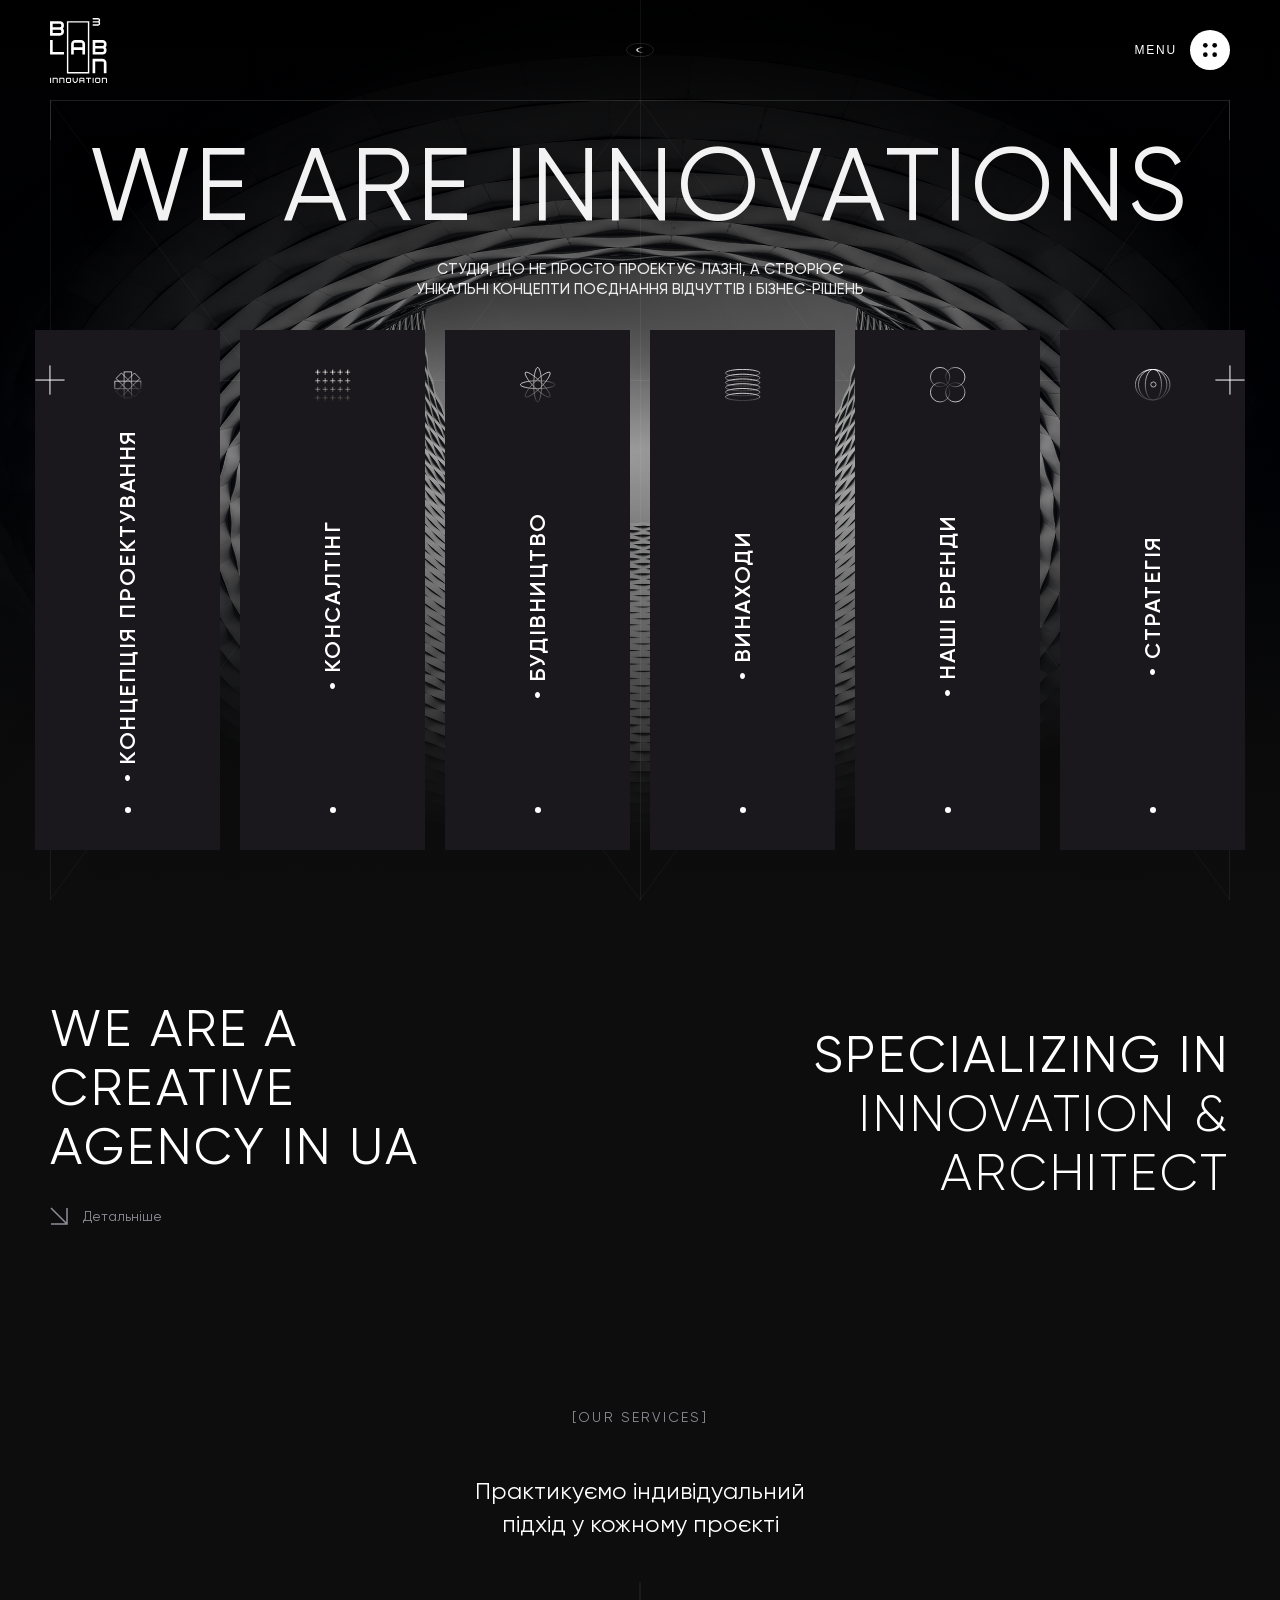
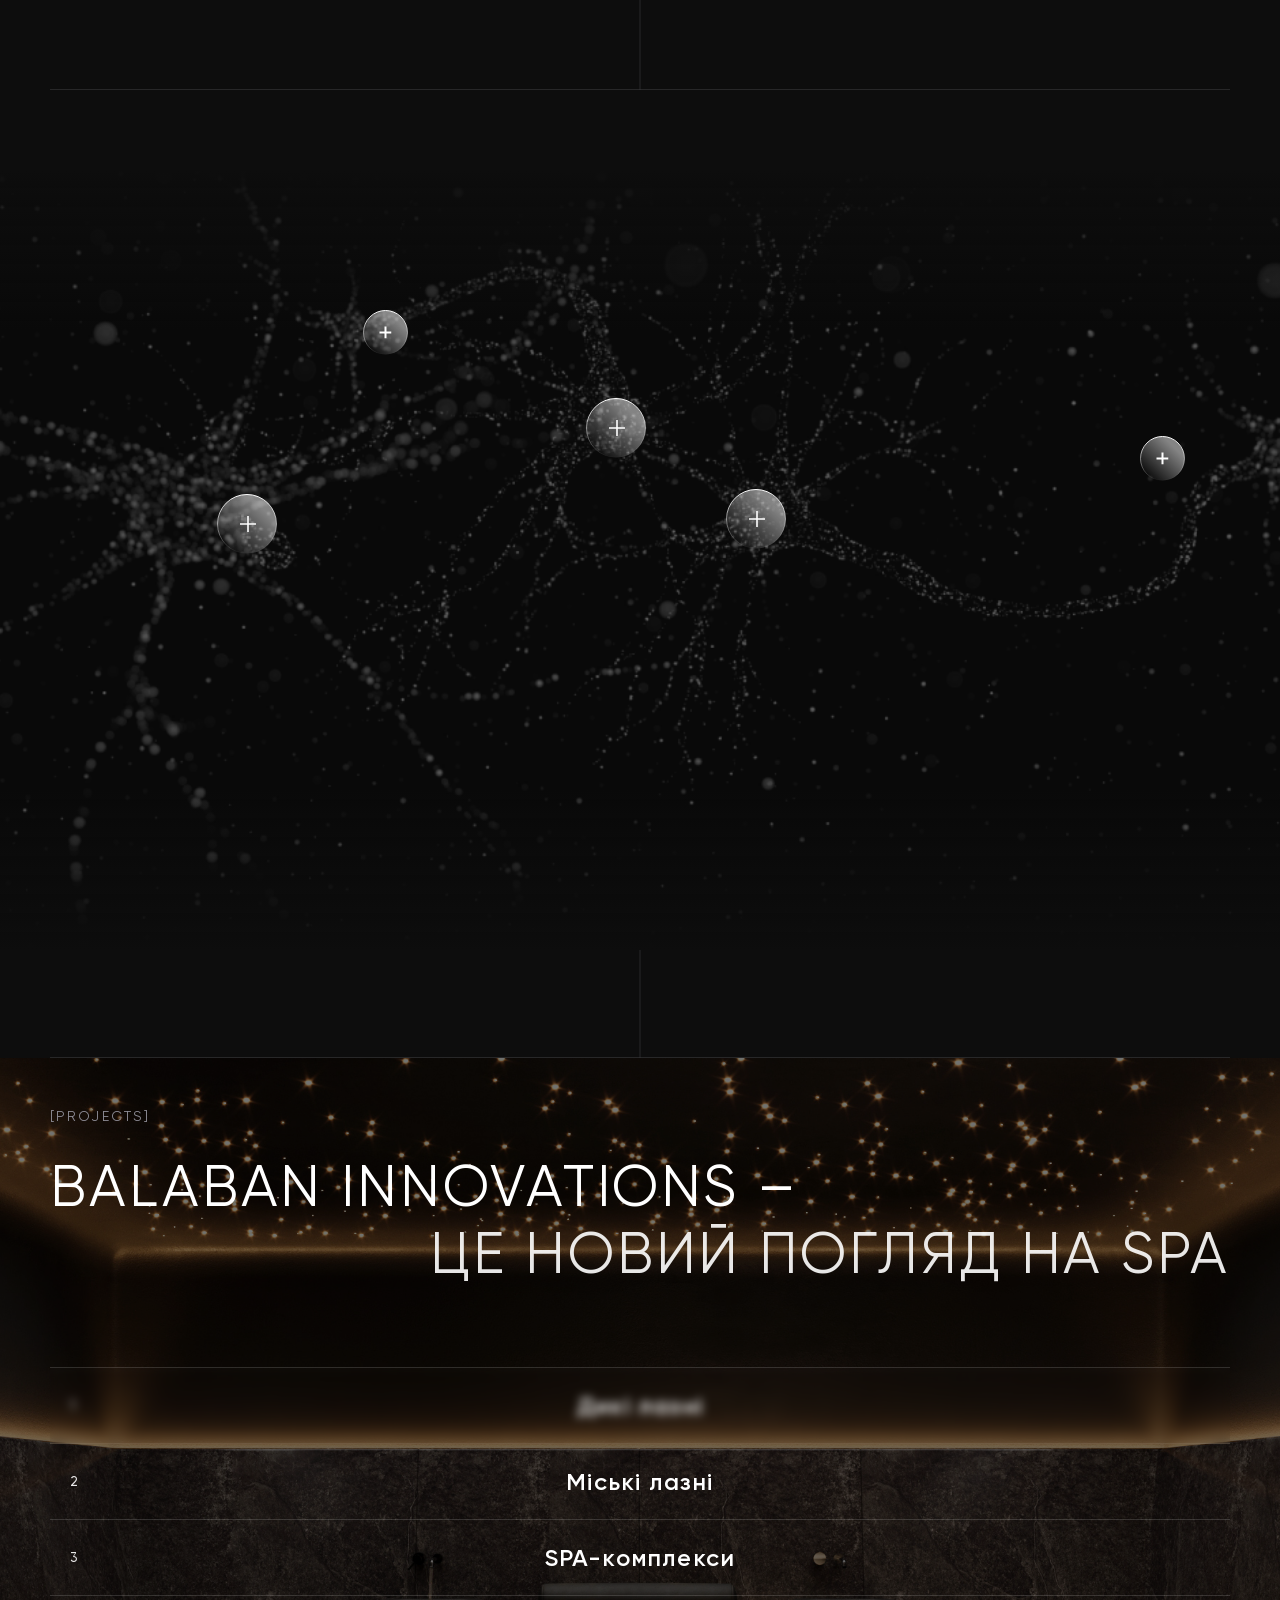
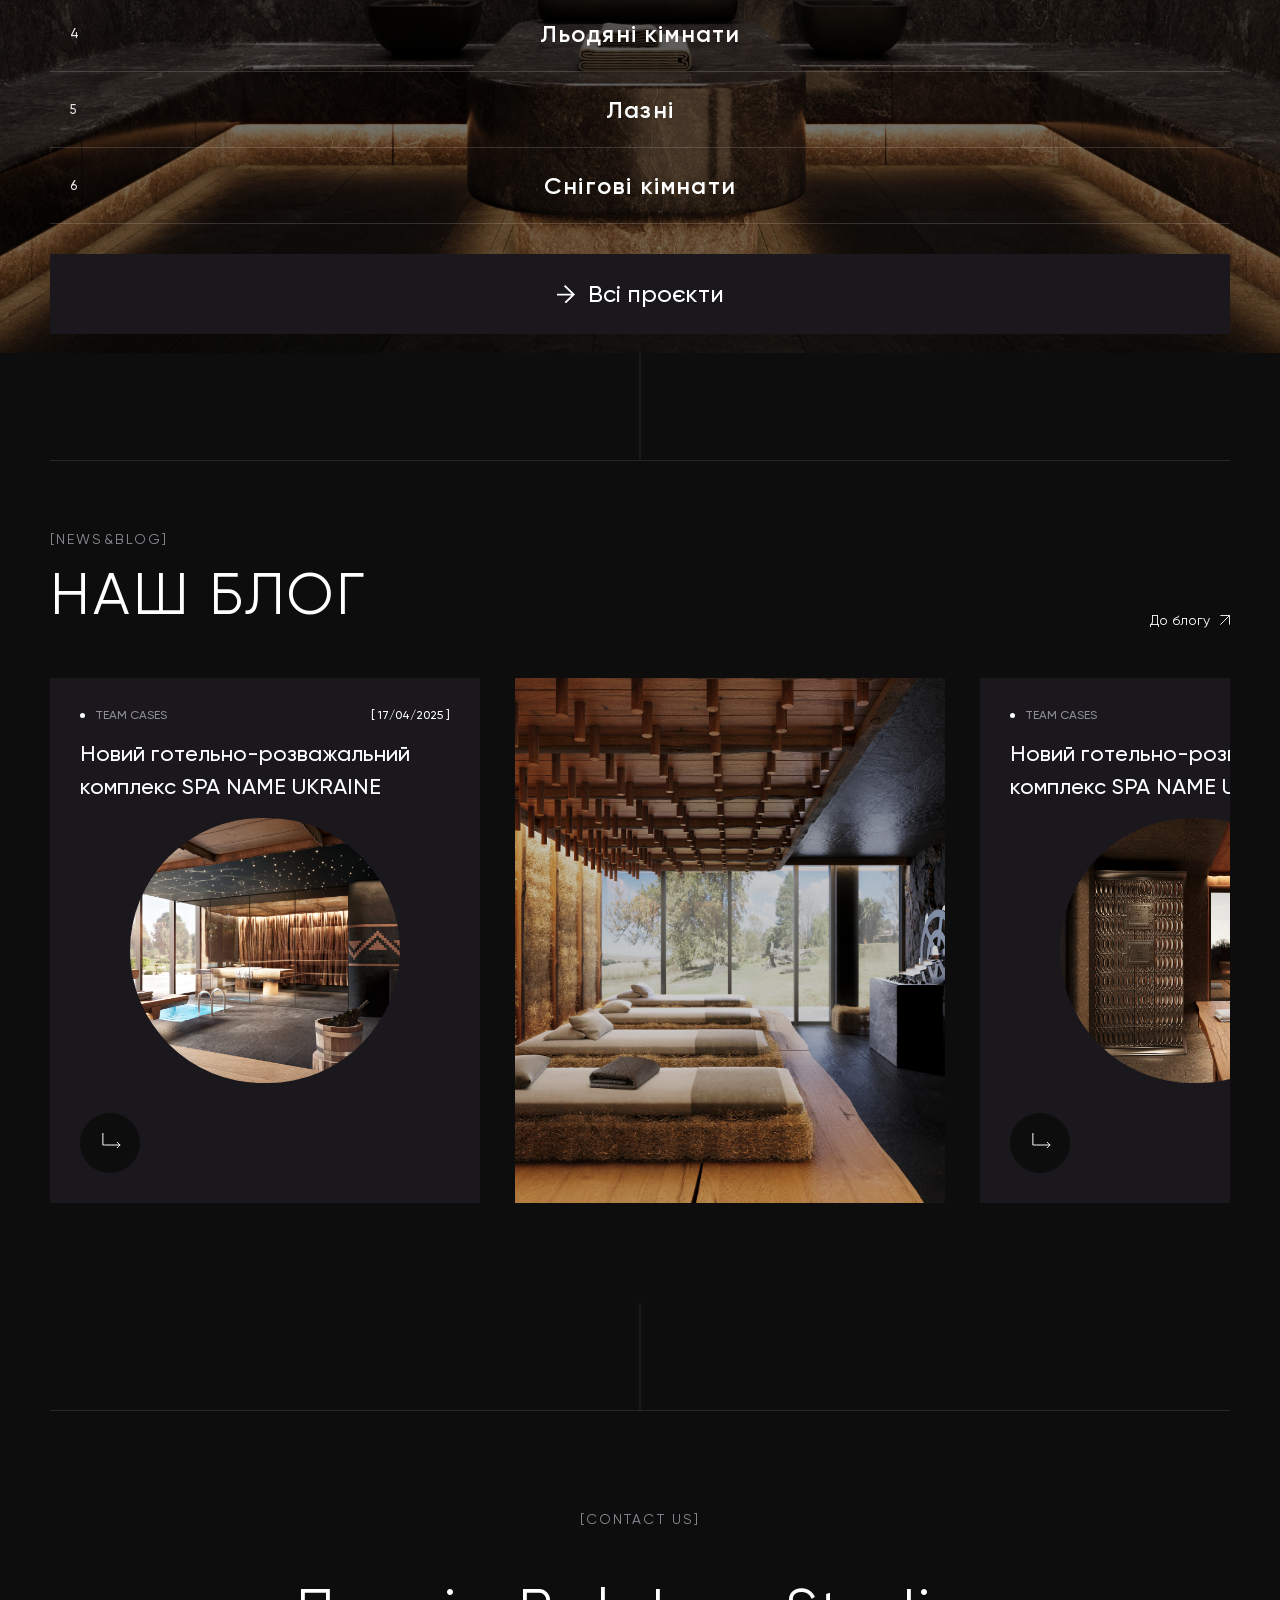
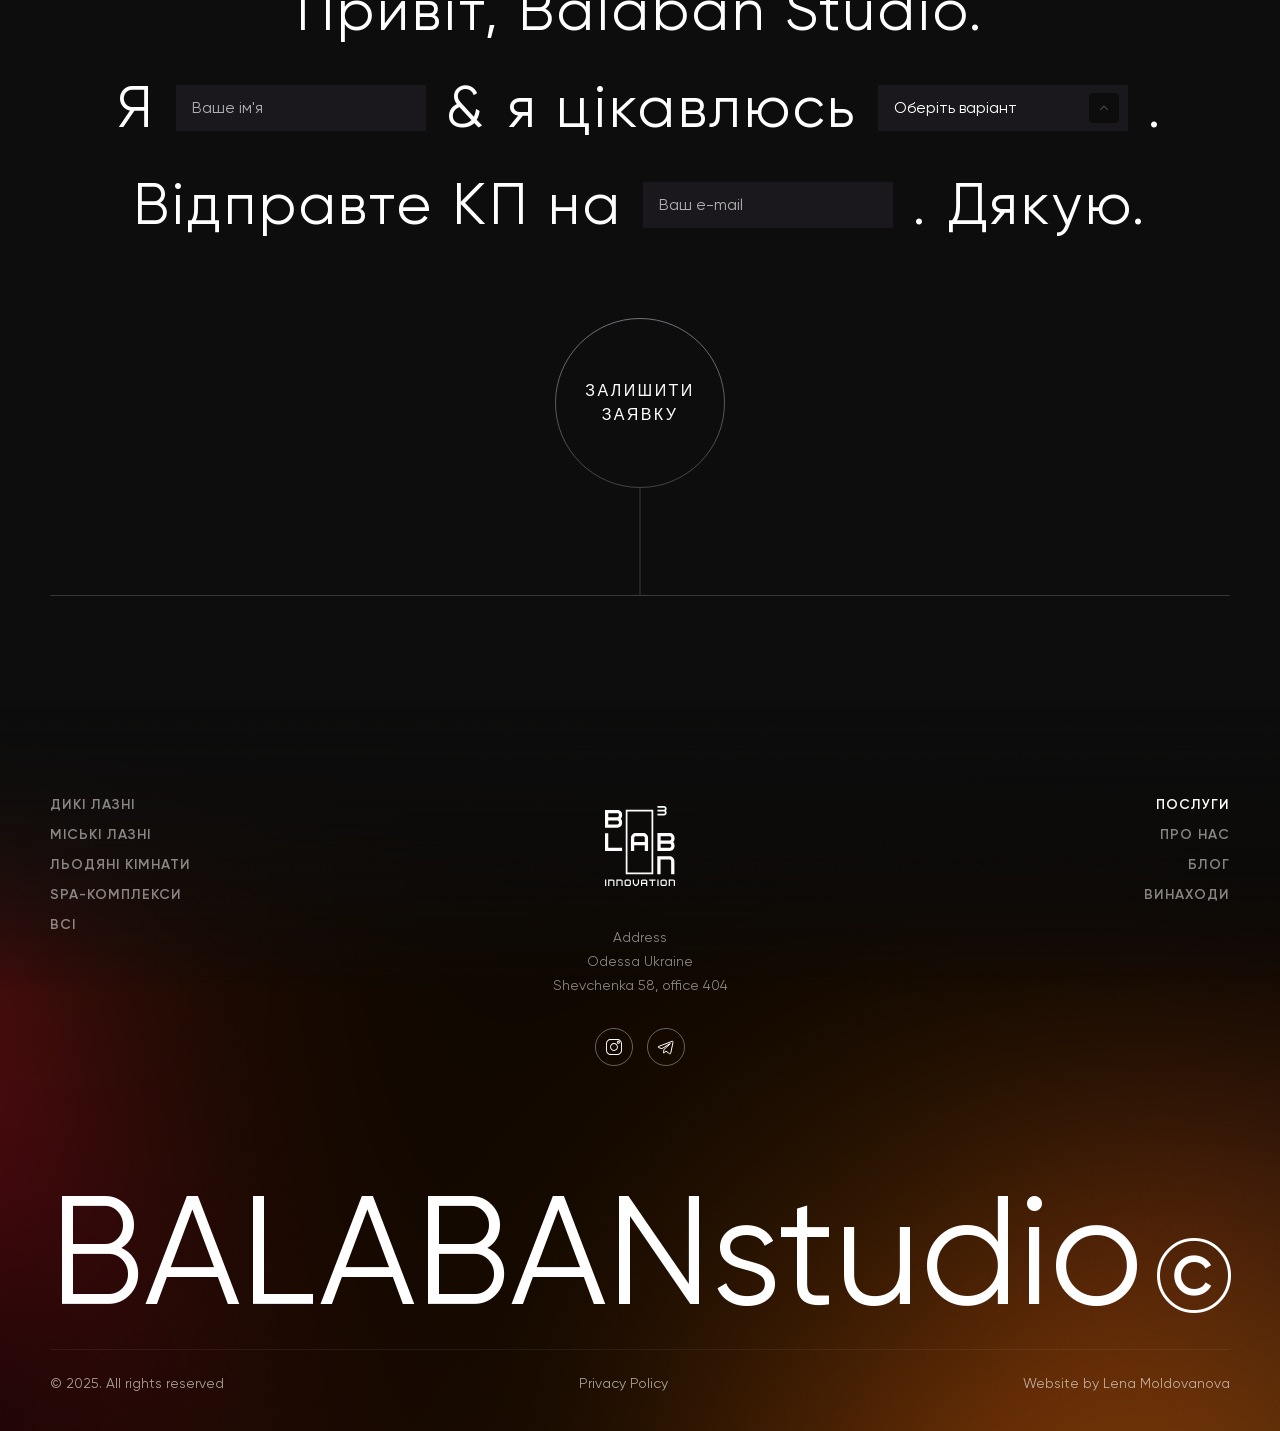
<file: index2.html>
<!DOCTYPE html>
<html lang="uk">
<head>
    <meta charset="UTF-8">
    <meta name="viewport" content="width=device-width, initial-scale=1.0">
    <title>Balaban Innovations | Premium SPA Design & Architecture</title>
    
    <!-- Meta Descriptions for SEO -->
    <meta name="description" content="Balaban Innovations - студія, що не просто проектує лазні, а створює унікальні концепти поєднання відчуттів і бізнес-рішень. Інновації та архітектура в Україні.">
    <meta name="keywords" content="Balaban, Innovations, Spa, Architecture, Лазні, Проектування, Будівництво, Дикі лазні, Снігові кімнати, Україна">
    <meta name="author" content="Lena Moldovanova">
    
    <!-- Google Fonts -->
    <link rel="preconnect" href="https://fonts.googleapis.com">
    <link rel="preconnect" href="https://fonts.gstatic.com" crossorigin>
    <link href="https://fonts.googleapis.com/css2?family=Manrope:wght@200..800&family=Playfair+Display:ital,wght@0,400..900;1,400..900&display=swap" rel="stylesheet">
    
    <!-- Custom CSS -->
    <link rel="stylesheet" href="index.css?v=1.0.7">
</head>
<body class="dark-theme home-page">
    

    
    <!-- Custom Follower Cursor for Blog Section -->
    <div id="blog-custom-cursor" class="custom-read-cursor">
        <span>READ</span>
    </div>

    <!-- Fullscreen Menu Overlay -->
    <div id="menu-overlay" class="menu-overlay">
        <div class="menu-overlay-bg">
            <img src="assets/b7ed6073dbf8d43540d24dee2834eb2a854281fa.svg" alt="Background" class="menu-bg-img">
        </div>
        
        <!-- Menu Header -->
        <div class="menu-header">
            <div class="lang-selector">
                <button class="lang-btn active" id="lang-ua">UA</button>
                <button class="lang-btn" id="lang-en">EN</button>
            </div>
            <button class="menu-close-btn" id="menu-close-btn" aria-label="Close menu">
                <img src="assets/398cfaea7eee8ed62144285ddd6e5605c5b04856.svg" alt="Close">
            </button>
        </div>

        <!-- Right panel: Scrolling Image Columns -->
        <div class="menu-images-panel">
            <div class="menu-images-column col-left">
                <div class="menu-image-card">
                    <img src="assets/77f8e776a694dca5a559ceb76de25b1e5a9089a1.png" alt="Menu Image 1">
                </div>
                <div class="menu-image-card">
                    <img src="assets/55d1c2cc204359dd9e45816ab3c95001c6ae1427.png" alt="Menu Image 2">
                </div>
                <div class="menu-image-card">
                    <img src="assets/9094ab5f846298b0c5bd03897859955047ce2816.png" alt="Menu Image 3">
                </div>
                <div class="menu-image-card">
                    <img src="assets/77f8e776a694dca5a559ceb76de25b1e5a9089a1.png" alt="Menu Image 1">
                </div>
                <div class="menu-image-card">
                    <img src="assets/55d1c2cc204359dd9e45816ab3c95001c6ae1427.png" alt="Menu Image 2">
                </div>
                <div class="menu-image-card">
                    <img src="assets/9094ab5f846298b0c5bd03897859955047ce2816.png" alt="Menu Image 3">
                </div>
                <!-- Double duplicate to support full-screen height loop -->
                <div class="menu-image-card">
                    <img src="assets/77f8e776a694dca5a559ceb76de25b1e5a9089a1.png" alt="Menu Image 1">
                </div>
                <div class="menu-image-card">
                    <img src="assets/55d1c2cc204359dd9e45816ab3c95001c6ae1427.png" alt="Menu Image 2">
                </div>
                <div class="menu-image-card">
                    <img src="assets/9094ab5f846298b0c5bd03897859955047ce2816.png" alt="Menu Image 3">
                </div>
                <div class="menu-image-card">
                    <img src="assets/77f8e776a694dca5a559ceb76de25b1e5a9089a1.png" alt="Menu Image 1">
                </div>
                <div class="menu-image-card">
                    <img src="assets/55d1c2cc204359dd9e45816ab3c95001c6ae1427.png" alt="Menu Image 2">
                </div>
                <div class="menu-image-card">
                    <img src="assets/9094ab5f846298b0c5bd03897859955047ce2816.png" alt="Menu Image 3">
                </div>
            </div>
            <div class="menu-images-column col-right">
                <div class="menu-image-card">
                    <img src="assets/71375e590e744840451a62a6d9a34f304d847728.png" alt="Menu Image 4">
                </div>
                <div class="menu-image-card">
                    <img src="assets/abb77b08b35be00ae62efe5329778d932fa464a5.png" alt="Menu Image 5">
                </div>
                <div class="menu-image-card">
                    <img src="assets/2c53e1f0eac8359384a4a141d0f98fcec2762da8.png" alt="Menu Image 6">
                </div>
                <div class="menu-image-card">
                    <img src="assets/71375e590e744840451a62a6d9a34f304d847728.png" alt="Menu Image 4">
                </div>
                <div class="menu-image-card">
                    <img src="assets/abb77b08b35be00ae62efe5329778d932fa464a5.png" alt="Menu Image 5">
                </div>
                <div class="menu-image-card">
                    <img src="assets/2c53e1f0eac8359384a4a141d0f98fcec2762da8.png" alt="Menu Image 6">
                </div>
                <!-- Double duplicate to support full-screen height loop -->
                <div class="menu-image-card">
                    <img src="assets/71375e590e744840451a62a6d9a34f304d847728.png" alt="Menu Image 4">
                </div>
                <div class="menu-image-card">
                    <img src="assets/abb77b08b35be00ae62efe5329778d932fa464a5.png" alt="Menu Image 5">
                </div>
                <div class="menu-image-card">
                    <img src="assets/2c53e1f0eac8359384a4a141d0f98fcec2762da8.png" alt="Menu Image 6">
                </div>
                <div class="menu-image-card">
                    <img src="assets/71375e590e744840451a62a6d9a34f304d847728.png" alt="Menu Image 4">
                </div>
                <div class="menu-image-card">
                    <img src="assets/abb77b08b35be00ae62efe5329778d932fa464a5.png" alt="Menu Image 5">
                </div>
                <div class="menu-image-card">
                    <img src="assets/2c53e1f0eac8359384a4a141d0f98fcec2762da8.png" alt="Menu Image 6">
                </div>
            </div>
        </div>

        <!-- Menu Content Columns (Grid layout) -->
        <div class="menu-content">
            <!-- Left panel: Text Navigation Grid -->
            <div class="menu-text-panel">
                <!-- Top row of left panel -->
                <div class="menu-nav-links">
                    <div class="nav-item">
                        <a href="index2.html#about" class="main-link">ПРО нас</a>
                    </div>
                    <div class="nav-item has-arrow">
                        <a href="index2.html#services" class="main-link">КОНЦЕПЦІЯ</a>
                        <img src="assets/88a6d8dc511fc79394a28614ff3c10b4de8e8c76.svg" alt="Arrow" class="nav-arrow">
                    </div>
                    <div class="nav-item">
                        <a href="index2.html#inventions" class="main-link">ВИНАХОДИ</a>
                    </div>
                    <div class="nav-item">
                        <a href="blog.html" class="main-link">БЛОГ</a>
                    </div>
                </div>

                <div class="menu-services-list">
                    <a href="index2.html#hero">ПРОЕКТУВАННЯ</a>
                    <a href="index2.html#hero">КОНСАЛТІНГ</a>
                    <a href="index2.html#hero">БУДІВНИЦТВО</a>
                </div>

                <!-- Bottom row of left panel -->
                <div class="menu-sub-links">
                    <a href="projects.html?filter=wild">Дикі лазні</a>
                    <a href="projects.html?filter=urban">Міські лазні</a>
                    <a href="projects.html?filter=spa">SPA-комплекси</a>
                    <a href="projects.html?filter=ice">Льодяні кімнати</a>
                    <a href="projects.html?filter=all">ВСІ</a>
                </div>

                <div class="menu-actions-column">
                    <div class="menu-socials">
                        <a href="#" class="social-icon" aria-label="Instagram">
                            <img src="assets/5a72bde99e2ba28123fd57d9227339618eaa6743.svg" alt="Instagram circle" class="soc-circle">
                            <img src="assets/1922f6308871868701172b20c31d0281fa9011e2.svg" alt="Instagram" class="soc-inner">
                        </a>
                        <a href="#" class="social-icon" aria-label="Telegram">
                            <img src="assets/8b938696fba03acb11511bf61ef60d412414abe4.svg" alt="Telegram" class="tele-img">
                        </a>
                    </div>
                    
                    <div class="menu-actions-list">
                        <div class="media-btn video-trigger">
                            <img src="assets/7ec2c73a644844e945f4e90162124eac5f176ad1.svg" alt="Play" class="action-icon">
                            <span>VIDEO ABOUT US</span>
                        </div>
                        <div class="media-btn download-trigger">
                            <img src="assets/6b8459ab409b63af54765745b5524b6369e088fa.svg" alt="Download" class="action-icon">
                            <div class="action-text">
                                <span>DOWNLOAD</span>
                                <span>PRESENTATION</span>
                            </div>
                        </div>
                    </div>
                </div>
            </div>
        </div>

        <div class="menu-copyright">
            <span>Всі права захищені © 2024 balaban.com</span>
            <span>Політика конфіденційності</span>
            <span>Сайт розроблений web studio</span>
        </div>
    </div>

    <!-- Main Page Header -->
    <header class="main-header" id="main-header">
        <div class="header-container">
            <div class="logo">
                <a href="#hero" aria-label="Balaban Innovations Logo">
                    <img src="assets/logo_white.svg" alt="Balaban logo">
                </a>
            </div>
            
            <button class="theme-toggle" id="theme-toggle" aria-label="Toggle Night Mode">
                <img src="assets/95f050aa4bd27f620da8c90e169b18f056b86ac4.svg" alt="Night theme icon">
            </button>
            
            <button class="menu-trigger-btn" id="menu-trigger-btn" aria-label="Open menu">
                <span class="menu-text">MENU</span>
                <img src="assets/cae1d36d2cbd5950b94bba01264b081278f1739e.svg" alt="Burger Menu Icon">
            </button>
        </div>
    </header>

    <main>
        
        <!-- SECTION 1: HERO & ACCORDION SERVICES -->
        <section id="hero" class="section-hero">
            <div class="hero-bg-container">
                <img src="assets/f11fd6ffcc2ce640e5af85840466bdb134b95fba.png" alt="Balaban studio luxury bath background" class="hero-bg-img">
                <div class="hero-overlay"></div>
            </div>

            <!-- Grid Lines Overlay -->
            <div class="hero-grid-overlay">
                <div class="grid-bracket"></div>
                <div class="grid-line-vertical col-left"></div>
                <div class="grid-line-vertical col-center"></div>
                <div class="grid-line-vertical col-right"></div>
                <div class="grid-line-horizontal accordion-top"></div>
                <svg class="grid-diagonals" width="100%" height="100%">
                    <line x1="50px" y1="100px" x2="50%" y2="100%" stroke="rgba(255,255,255,0.04)" stroke-width="1" />
                    <line x1="calc(100% - 50px)" y1="100px" x2="50%" y2="100%" stroke="rgba(255,255,255,0.04)" stroke-width="1" />
                    <line x1="50%" y1="100px" x2="50px" y2="100%" stroke="rgba(255,255,255,0.04)" stroke-width="1" />
                    <line x1="50%" y1="100px" x2="calc(100% - 50px)" y2="100%" stroke="rgba(255,255,255,0.04)" stroke-width="1" />
                </svg>
            </div>

            <!-- Title Overlay -->
            <div class="hero-title-container">
                <h1 class="hero-title">WE ARE INNOVATIONS</h1>
            </div>

            <!-- Horizontal line split decorators -->
            <div class="hero-plus-row">
                <div class="hero-add-left"><img src="assets/1c51f677f1507b194a8924a176f668caaa789d28.svg" alt="Plus decor"></div>
                <div class="hero-add-right"><img src="assets/1c51f677f1507b194a8924a176f668caaa789d28.svg" alt="Plus decor"></div>
            </div>

            <!-- Interactive 6-Column Accordion -->
            <div class="hero-accordion-container no-hover">
                <!-- Column 1 -->
                <div class="accordion-col" data-col="1" role="tab" tabindex="0" aria-expanded="false" style="--bg-url: url('assets/4489e0716cb3cb92929faecda755bacdad6c645d.png')">
                    <div class="col-content-wrapper">
                        <div class="plus-icon-container">
                            <img src="assets/icon/1.svg" alt="Concept Icon" class="accordion-icon">
                        </div>
                        <div class="col-title-rotate">
                            <h2>• КОНЦЕПЦІЯ ПРОЕКТУВАННЯ</h2>
                        </div>
                        <div class="dot-indicator">
                            <img src="assets/49307d69886bed7945ef29a51dacd76ccff549fe.svg" alt="Small dot" class="dot-small">
                            <img src="assets/36fc694bbaa437da32b84da02718eb1b67594f5f.svg" alt="Large dot indicator" class="dot-active">
                        </div>
                    </div>
                    <!-- Details shown on expand -->
                    <div class="col-expanded-details">
                        <p class="expanded-desc">Розробка унікальних планувань, ергономіки та концептуальних планів для оздоровчих SPA-зон преміум класу.</p>
                        <a href="#contact" class="expanded-btn">
                            <img src="assets/83a2aadaf1e148ec60e18530e302e14f262df498.svg" alt="Arrow">
                            <span>Замовити</span>
                        </a>
                    </div>
                </div>

                <!-- Column 2 -->
                <div class="accordion-col" data-col="2" role="tab" tabindex="0" aria-expanded="false" style="--bg-url: url('assets/3526bda6ff4afbbad10eb03b461958b36982a674.png')">
                    <div class="col-content-wrapper">
                        <div class="plus-icon-container">
                            <img src="assets/icon/2.svg" alt="Consulting Icon" class="accordion-icon">
                        </div>
                        <div class="col-title-rotate">
                            <h2>• КОНСАЛТІНГ</h2>
                        </div>
                        <div class="dot-indicator">
                            <img src="assets/49307d69886bed7945ef29a51dacd76ccff549fe.svg" alt="Small dot" class="dot-small">
                            <img src="assets/36fc694bbaa437da32b84da02718eb1b67594f5f.svg" alt="Large dot indicator" class="dot-active">
                        </div>
                    </div>
                    <div class="col-expanded-details">
                        <p class="expanded-desc">Аналіз бізнес-моделей, підбір обладнання, оптимізація експлуатаційних витрат та проектування потоків гостей.</p>
                        <a href="#contact" class="expanded-btn">
                            <img src="assets/83a2aadaf1e148ec60e18530e302e14f262df498.svg" alt="Arrow">
                            <span>Консультація</span>
                        </a>
                    </div>
                </div>

                <!-- Column 3 -->
                <div class="accordion-col" data-col="3" role="tab" tabindex="0" aria-expanded="false" style="--bg-url: url('assets/39b4178a59bf990c182c6c8a660c99b1b8a6c6e1.png')">
                    <div class="col-content-wrapper">
                        <div class="plus-icon-container">
                            <img src="assets/icon/3.svg" alt="Building Icon" class="accordion-icon">
                        </div>
                        <div class="col-title-rotate">
                            <h2>• БУДІВНИЦТВО</h2>
                        </div>
                        <div class="dot-indicator">
                            <img src="assets/49307d69886bed7945ef29a51dacd76ccff549fe.svg" alt="Small dot" class="dot-small">
                            <img src="assets/36fc694bbaa437da32b84da02718eb1b67594f5f.svg" alt="Large dot indicator" class="dot-active">
                        </div>
                    </div>
                    <div class="col-expanded-details">
                        <p class="expanded-desc">Авторський нагляд, будівництво під ключ із використанням преміальних та довговічних екологічних матеріалів.</p>
                        <a href="#contact" class="expanded-btn">
                            <img src="assets/83a2aadaf1e148ec60e18530e302e14f262df498.svg" alt="Arrow">
                            <span>Розрахунок</span>
                        </a>
                    </div>
                </div>

                <!-- Column 4 -->
                <div class="accordion-col" data-col="4" role="tab" tabindex="0" aria-expanded="false" style="--bg-url: url('assets/0c77c54f721c4c1492e5e238d38df10a09e4b75e.png')">
                    <div class="col-content-wrapper">
                        <div class="plus-icon-container">
                            <img src="assets/icon/4.svg" alt="Inventions Icon" class="accordion-icon">
                        </div>
                        <div class="col-title-rotate">
                            <h2>• ВИНАХОДИ</h2>
                        </div>
                        <div class="dot-indicator">
                            <img src="assets/49307d69886bed7945ef29a51dacd76ccff549fe.svg" alt="Small dot" class="dot-small">
                            <img src="assets/36fc694bbaa437da32b84da02718eb1b67594f5f.svg" alt="Large dot indicator" class="dot-active">
                        </div>
                    </div>
                    <div class="col-expanded-details">
                        <p class="expanded-desc">Патентні рішення Balaban в автоматизації клімату, парогенерації та керуванні режимами ширяння.</p>
                        <a href="#contact" class="expanded-btn">
                            <img src="assets/83a2aadaf1e148ec60e18530e302e14f262df498.svg" alt="Arrow">
                            <span>Презентація</span>
                        </a>
                    </div>
                </div>

                <!-- Column 5 -->
                <div class="accordion-col" data-col="5" role="tab" tabindex="0" aria-expanded="false" style="--bg-url: url('assets/36f7a6d90b62af2419b9f090e5bcabce18d1a971.png')">
                    <div class="col-content-wrapper">
                        <div class="plus-icon-container">
                            <img src="assets/icon/5.svg" alt="Brands Icon" class="accordion-icon">
                        </div>
                        <div class="col-title-rotate">
                            <h2>• НАШІ БРЕНДИ</h2>
                        </div>
                        <div class="dot-indicator">
                            <img src="assets/49307d69886bed7945ef29a51dacd76ccff549fe.svg" alt="Small dot" class="dot-small">
                            <img src="assets/36fc694bbaa437da32b84da02718eb1b67594f5f.svg" alt="Large dot indicator" class="dot-active">
                        </div>
                    </div>
                    <div class="col-expanded-details">
                        <p class="expanded-desc">Управління франшизами та партнерськими мережами лазневих комплексів та брендів косметики.</p>
                        <a href="#contact" class="expanded-btn">
                            <img src="assets/83a2aadaf1e148ec60e18530e302e14f262df498.svg" alt="Arrow">
                            <span>Детальніше</span>
                        </a>
                    </div>
                </div>

                <!-- Column 6 -->
                <div class="accordion-col" data-col="6" role="tab" tabindex="0" aria-expanded="false" style="--bg-url: url('assets/94cfcea5db0d1480d510d659035986982d7d410e.png')">
                    <div class="col-content-wrapper">
                        <div class="plus-icon-container">
                            <img src="assets/icon/6.svg" alt="Strategy Icon" class="accordion-icon">
                        </div>
                        <div class="col-title-rotate">
                            <h2>• СТРАТЕГІЯ</h2>
                        </div>
                        <div class="dot-indicator">
                            <img src="assets/49307d69886bed7945ef29a51dacd76ccff549fe.svg" alt="Small dot" class="dot-small">
                            <img src="assets/36fc694bbaa437da32b84da02718eb1b67594f5f.svg" alt="Large dot indicator" class="dot-active">
                        </div>
                    </div>
                    <div class="col-expanded-details">
                        <p class="expanded-desc">Маркетинговий розвиток SPA-брендів, створення концепцій позиціонування та стратегічне масштабування.</p>
                        <a href="#contact" class="expanded-btn">
                            <img src="assets/83a2aadaf1e148ec60e18530e302e14f262df498.svg" alt="Arrow">
                            <span>Обговорити</span>
                        </a>
                    </div>
                </div>
            </div>

            <!-- Central Description overlay -->
            <div class="hero-center-desc">
                <p>студія, що не просто проектує лазні, а створює унікальні концепти поєднання відчуттів і бізнес-рішень</p>
            </div>
        </section>

        <!-- SECTION 2: MISSION & CREATIVE AGENCY -->
        <section id="about" class="section-mission">

            
            <div class="mission-wrapper">
                <div class="mission-left">
                    <h2 class="section-heading text-left">WE ARE A CREATIVE<br>AGENCY IN UA</h2>
                    <div class="mission-action">
                        <div class="action-link-btn">
                            <img src="assets/83a2aadaf1e148ec60e18530e302e14f262df498.svg" alt="Next arrow">
                            <span>Детальніше</span>
                        </div>
                    </div>
                </div>
                
                <div class="mission-center-vector">
                    <img src="assets/b538748d8f6a1af2660e3192232d0e6910fd2c5c.svg" alt="Sleek connecting line">
                </div>

                <div class="mission-right">
                    <h2 class="section-heading text-right">SPECIALIZING IN<br><span class="highlight-text">INNOVATION & ARCHITECT</span></h2>
                </div>
            </div>
        </section>

        <!-- SECTION 3: SERVICES TITLE -->
        <section id="services" class="section-services-intro">
            <div class="services-intro-container">
                <span class="section-label">[OUR SERVICES]</span>
                <p class="services-intro-text">Практикуємо індивідуальний<br>підхід у кожному проєкті</p>
            </div>
            
            <!-- Beautiful Arc/Curve Graphic Divider -->
            <div class="section-curve-divider">
                <img src="assets/813e179474bd06d92aa10a4058ddffc737aff015.svg" alt="Curve Divider line" class="arc-line">
            </div>
        </section>

        <!-- SECTION 4: DIGITAL SYNAPSE (NEURAL NETWORK HOTSPOTS) -->
        <section id="inventions" class="section-synapse">
            <div class="synapse-bg-wrapper">
                <img src="assets/332d0fa17f4e7c9051964a088da9d587b5aee6df.png" alt="Neural synapse background" class="synapse-bg-img">
                <div class="synapse-gradient-top"></div>
                <div class="synapse-gradient-bottom"></div>
            </div>

            <!-- Pulsing Hotspots positioned absolutely on top of BG -->
            <!-- Hotspot 1 -->
            <div class="synapse-hotspot hotspot-1 layout-up-right" data-id="1">
                <img src="assets/adb51a27aaea7823f33fed0b1bd531dfabd2c2e1.svg" alt="Hotspot 1 Icon" class="hotspot-pulse-img">
                <div class="hotspot-card-hover">
                    <div class="corner-plus tl">+</div>
                    <div class="corner-plus tr">+</div>
                    <div class="corner-plus bl">+</div>
                    <div class="corner-plus br">+</div>
                    <div class="hover-card-img-wrapper">
                        <img src="assets/509bbcfac927adc4f2de3a9946e60d207d366cde.png" alt="Smart SPA Control Preview" class="hover-card-img">
                    </div>
                </div>
                <svg class="hotspot-connector-line" width="200" height="200">
                    <line x1="30" y1="30" x2="95" y2="55" />
                </svg>
                <div class="hotspot-hover-text">
                    <h3>Smart SPA Control</h3>
                    <p>Інтегрована система автоматичного підтримання оптимального балансу вологості та температури.</p>
                </div>
            </div>

            <!-- Hotspot 2 -->
            <div class="synapse-hotspot hotspot-2 layout-down-right" data-id="2">
                <img src="assets/adb51a27aaea7823f33fed0b1bd531dfabd2c2e1.svg" alt="Hotspot 2 Icon" class="hotspot-pulse-img">
                <div class="hotspot-card-hover">
                    <div class="corner-plus tl">+</div>
                    <div class="corner-plus tr">+</div>
                    <div class="corner-plus bl">+</div>
                    <div class="corner-plus br">+</div>
                    <div class="hover-card-img-wrapper">
                        <img src="assets/3526bda6ff4afbbad10eb03b461958b36982a674.png" alt="Енергоефективність Preview" class="hover-card-img">
                    </div>
                </div>
                <svg class="hotspot-connector-line" width="200" height="200">
                    <line x1="30" y1="30" x2="95" y2="55" />
                </svg>
                <div class="hotspot-hover-text">
                    <h3>Енергоефективність</h3>
                    <p>Рекуперація тепла стічних вод та вентиляційного повітря для економії до 40% енергії.</p>
                </div>
            </div>

            <!-- Hotspot 3 -->
            <div class="synapse-hotspot hotspot-3 layout-up-right" data-id="3">
                <img src="assets/adb51a27aaea7823f33fed0b1bd531dfabd2c2e1.svg" alt="Hotspot 3 Icon" class="hotspot-pulse-img">
                <div class="hotspot-card-hover">
                    <div class="corner-plus tl">+</div>
                    <div class="corner-plus tr">+</div>
                    <div class="corner-plus bl">+</div>
                    <div class="corner-plus br">+</div>
                    <div class="hover-card-img-wrapper">
                        <img src="assets/d93f99a8b9362ff9b01e0a747fb811654d0bb406.png" alt="Мультисенсорний душ Preview" class="hover-card-img">
                    </div>
                </div>
                <svg class="hotspot-connector-line" width="200" height="200">
                    <line x1="30" y1="30" x2="95" y2="55" />
                </svg>
                <div class="hotspot-hover-text">
                    <h3>Мультисенсорний душ</h3>
                    <p>Світло- та звукотерапія, поєднана з точковим гідромасажем для повного розслаблення.</p>
                </div>
            </div>

            <!-- Hotspot 4 -->
            <div class="synapse-hotspot hotspot-4 layout-up-left" data-id="4">
                <img src="assets/7090da687049988bef168067f2b1b557496c0df4.svg" alt="Hotspot 4 Icon" class="hotspot-pulse-img">
                <div class="hotspot-card-hover">
                    <div class="corner-plus tl">+</div>
                    <div class="corner-plus tr">+</div>
                    <div class="corner-plus bl">+</div>
                    <div class="corner-plus br">+</div>
                    <div class="hover-card-img-wrapper">
                        <img src="assets/d40263d9b0390583cb822a9d7d096f82e1a159a6.png" alt="Вентиляція «Дихання лазні» Preview" class="hover-card-img">
                    </div>
                </div>
                <svg class="hotspot-connector-line" width="200" height="200">
                    <line x1="22.5" y1="22.5" x2="-105" y2="45" />
                </svg>
                <div class="hotspot-hover-text">
                    <h3>Вентиляція «Дихання лазні»</h3>
                    <p>Унікальна запатентована технологія подачі свіжого підігрітого повітря безпосередньо під обличчя гостя.</p>
                </div>
            </div>

            <!-- Hotspot 5 -->
            <div class="synapse-hotspot hotspot-5 layout-down-right" data-id="5">
                <img src="assets/7090da687049988bef168067f2b1b557496c0df4.svg" alt="Hotspot 5 Icon" class="hotspot-pulse-img">
                <div class="hotspot-card-hover">
                    <div class="corner-plus tl">+</div>
                    <div class="corner-plus tr">+</div>
                    <div class="corner-plus bl">+</div>
                    <div class="corner-plus br">+</div>
                    <div class="hover-card-img-wrapper">
                        <img src="assets/0c77c54f721c4c1492e5e238d38df10a09e4b75e.png" alt="Крижані генератори Preview" class="hover-card-img">
                    </div>
                </div>
                <svg class="hotspot-connector-line" width="200" height="200">
                    <line x1="22.5" y1="22.5" x2="85" y2="45" />
                </svg>
                <div class="hotspot-hover-text">
                    <h3>Крижані генератори</h3>
                    <p>Створення м'якої снігової крихти преміальної якості для контрастних процедур.</p>
                </div>
            </div>
        </section>

        <!-- Dynamic Curve Divider -->
        <div class="curve-separator-wrapper">
            <img src="assets/813e179474bd06d92aa10a4058ddffc737aff015.svg" alt="Curve Divider line" class="arc-line">
        </div>

        <!-- SECTION 5: PROJECTS TABS & GALLERY -->
        <section id="projects-section" class="section-projects">
            <!-- Background Images for Preloading & Switching -->
            <div class="projects-bg-container">
                <div class="projects-bg active" data-project-bg="1" style="background-image: url('assets/4489e0716cb3cb92929faecda755bacdad6c645d.png');"></div>
                <div class="projects-bg" data-project-bg="2" style="background-image: url('assets/3526bda6ff4afbbad10eb03b461958b36982a674.png');"></div>
                <div class="projects-bg" data-project-bg="3" style="background-image: url('assets/39b4178a59bf990c182c6c8a660c99b1b8a6c6e1.png');"></div>
                <div class="projects-bg" data-project-bg="4" style="background-image: url('assets/0c77c54f721c4c1492e5e238d38df10a09e4b75e.png');"></div>
                <div class="projects-bg" data-project-bg="5" style="background-image: url('assets/36f7a6d90b62af2419b9f090e5bcabce18d1a971.png');"></div>
                <div class="projects-bg" data-project-bg="6" style="background-image: url('assets/94cfcea5db0d1480d510d659035986982d7d410e.png');"></div>
                <div class="projects-overlay"></div>
            </div>

            <!-- Top info content -->
            <div class="projects-header-info">
                <span class="projects-tag">[Projects]</span>
                <div class="projects-main-title">
                    <p class="title-main">Balaban Innovations – </p>
                    <p class="title-sub">ЦЕ новИЙ ПОГЛЯД на spa</p>
                </div>
            </div>

            <!-- The Tabs container -->
            <div class="projects-tabs-container">
                <!-- Floating Glassmorphic Highlighter Box -->
                <div class="projects-tab-highlighter" id="tab-highlighter">
                    <span class="highlighter-text" id="highlighter-text">Дикі лазні</span>
                </div>

                <!-- Tab Row 1 -->
                <div class="project-tab-item active" data-index="1" data-label="Дикі лазні" role="tab" tabindex="0" aria-selected="true">
                    <span class="tab-num">1</span>
                    <span class="tab-title">Дикі лазні</span>
                </div>

                <!-- Tab Row 2 -->
                <div class="project-tab-item" data-index="2" data-label="Міські лазні" role="tab" tabindex="0" aria-selected="false">
                    <span class="tab-num">2</span>
                    <span class="tab-title">Міські лазні</span>
                </div>

                <!-- Tab Row 3 -->
                <div class="project-tab-item" data-index="3" data-label="SPA-комплекси" role="tab" tabindex="0" aria-selected="false">
                    <span class="tab-num">3</span>
                    <span class="tab-title">SPA-комплекси</span>
                </div>

                <!-- Tab Row 4 -->
                <div class="project-tab-item" data-index="4" data-label="Льодяні кімнати" role="tab" tabindex="0" aria-selected="false">
                    <span class="tab-num">4</span>
                    <span class="tab-title">Льодяні кімнати</span>
                </div>

                <!-- Tab Row 5 -->
                <div class="project-tab-item" data-index="5" data-label="Лазні" role="tab" tabindex="0" aria-selected="false">
                    <span class="tab-num">5</span>
                    <span class="tab-title">Лазні</span>
                </div>

                <!-- Tab Row 6 -->
                <div class="project-tab-item" data-index="6" data-label="Снігові кімнати" role="tab" tabindex="0" aria-selected="false">
                    <span class="tab-num">6</span>
                    <span class="tab-title">Снігові кімнати</span>
                </div>
            </div>

            <!-- Footer Action Button inside projects -->
            <div class="projects-bottom-action">
                <a href="projects.html" class="btn-all-projects" aria-label="View all projects" style="text-decoration: none;">
                    <img src="assets/492984579982e7e201f6136fcaa336d7c8a6cb0a.svg" alt="Next Arrow Icon">
                    <span>Всі проєкти</span>
                </a>
            </div>
        </section>

        <!-- Dynamic Curve Divider -->
        <div class="curve-separator-wrapper">
            <img src="assets/813e179474bd06d92aa10a4058ddffc737aff015.svg" alt="Curve Divider line" class="arc-line">
        </div>

        <!-- SECTION 6: NEWS & BLOG SLIDER -->
        <section id="blog" class="section-blog">
            <div class="blog-header">
                <span class="blog-label">[NEWS&BLOG]</span>
                <h2 class="blog-title">НАШ БЛОГ</h2>
                <a href="blog.html" class="blog-all-link">
                    <span>До блогу</span>
                    <img src="assets/b638fb6e37325e2d7e33546ebb0ddf60fab76923.svg" alt="Right chevron">
                </a>
            </div>

            <!-- Carousel Slider Container -->
            <div class="blog-carousel-wrapper" id="blog-carousel">
                <div class="blog-carousel-track" id="blog-carousel-track">
                    
                    <!-- Slide Card 1 -->
                    <a href="article.html" class="blog-card text-card" style="text-decoration: none;">
                        <div class="card-meta">
                            <span class="card-tag">
                                <img src="assets/3acdbb1b82503f1f1cc72d9b58a164f7cd216933.svg" alt="Dot" class="meta-dot">
                                TEAM CASES
                            </span>
                            <span class="card-date">[ 17/04/2025 ]</span>
                        </div>
                        <h3 class="card-title">Новий готельно-розважальний комплекс <span class="uppercase">Spa Name UKRAINE</span></h3>
                        
                        <div class="card-image-holder circle-mask">
                            <img src="assets/509bbcfac927adc4f2de3a9946e60d207d366cde.png" alt="Spa Name Ukraine interior design mockup">
                        </div>

                        <div class="card-bottom-icon">
                            <img src="assets/0ac54c22ea4022c3f72be2ccc95c9d8e1de3f085.svg" alt="Arrow circular overlay" class="action-ring-icon">
                        </div>
                    </a>

                    <!-- Slide Card 2: Full Image Cover -->
                    <a href="article.html" class="blog-card image-cover-card">
                        <img src="assets/032271e1f4c944d5912679cc836fcaffb5b8a53f.png" alt="MArbele Sennaya spa bath environment" class="cover-bg">
                        <div class="blog-card-overlay"></div>
                    </a>

                    <!-- Slide Card 3 -->
                    <a href="article.html" class="blog-card text-card" style="text-decoration: none;">
                        <div class="card-meta">
                            <span class="card-tag">
                                <img src="assets/3acdbb1b82503f1f1cc72d9b58a164f7cd216933.svg" alt="Dot" class="meta-dot">
                                TEAM CASES
                            </span>
                            <span class="card-date">[ 17/04/2025 ]</span>
                        </div>
                        <h3 class="card-title">Новий готельно-розважальний комплекс <span class="uppercase">Spa Name UKRAINE</span></h3>
                        
                        <div class="card-image-holder circle-mask">
                            <img src="assets/d40263d9b0390583cb822a9d7d096f82e1a159a6.png" alt="Spa Name Ukraine steam room layout">
                        </div>

                        <div class="card-bottom-icon">
                            <img src="assets/cde4782b3759791dd2ca4e3a070dd864344d8d7e.svg" alt="Arrow circular overlay" class="action-ring-icon">
                        </div>
                    </a>

                    <!-- Slide Card 4: Full Image Cover -->
                    <a href="article.html" class="blog-card image-cover-card">
                        <img src="assets/39b4178a59bf990c182c6c8a660c99b1b8a6c6e1.png" alt="Luxurious spa relaxation room" class="cover-bg">
                        <div class="blog-card-overlay"></div>
                    </a>

                    <!-- Slide Card 5 -->
                    <a href="article.html" class="blog-card text-card" style="text-decoration: none;">
                        <div class="card-meta">
                            <span class="card-tag">
                                <img src="assets/3acdbb1b82503f1f1cc72d9b58a164f7cd216933.svg" alt="Dot" class="meta-dot">
                                TEAM CASES
                            </span>
                            <span class="card-date">[ 17/04/2025 ]</span>
                        </div>
                        <h3 class="card-title">Новий готельно-розважальний комплекс <span class="uppercase">Spa Name UKRAINE</span></h3>
                        
                        <div class="card-image-holder circle-mask">
                            <img src="assets/d93f99a8b9362ff9b01e0a747fb811654d0bb406.png" alt="Spa Name Ukraine bath design details">
                        </div>

                        <div class="card-bottom-icon">
                            <img src="assets/0ac54c22ea4022c3f72be2ccc95c9d8e1de3f085.svg" alt="Arrow circular overlay" class="action-ring-icon">
                        </div>
                    </a>

                </div>
            </div>

            <!-- Draggable gesture prompt for touch devices -->
            <div class="drag-indicator-mobile">
                <img src="assets/6f034564aff2f6075e18f11bdc1bf9fc0bf45d2d.svg" alt="Tap Gesture" class="gesture-icon">
                <span>Проведіть пальцем</span>
            </div>
        </section>

        <!-- Dynamic Curve Divider -->
        <div class="curve-separator-wrapper">
            <img src="assets/813e179474bd06d92aa10a4058ddffc737aff015.svg" alt="Curve Divider line" class="arc-line">
        </div>

        <!-- SECTION 7: INTERACTIVE CONTACT FORM -->
        <section id="contact" class="section-contact">
            <span class="contact-label">[CONTACT US]</span>
            
            <form id="interactive-contact-form" class="immersive-form">
                <div class="form-row-text">
                    <span>Привіт, Balaban Studio.</span>
                </div>
                
                <div class="form-row-inputs flex-wrap">
                    <span>Я</span>
                    <div class="input-glow-container">
                        <input type="text" id="user-name" name="name" placeholder="Ваше ім'я" required autocomplete="name" aria-label="Ваше ім'я">
                    </div>
                    <span>&</span>
                    <span>я цікавлюсь</span>
                    <div class="select-glow-container">
                        <select id="user-interest" name="interest" required aria-label="Тема вашого інтересу">
                            <option value="" disabled selected hidden>Оберіть варіант</option>
                            <option value="concept">Проектування</option>
                            <option value="consulting">Консалтинг</option>
                            <option value="building">Будівництво</option>
                            <option value="inventions">Винаходи</option>
                        </select>
                        <div class="custom-select-arrow">
                            <img src="assets/dfa8a68a2ae38643f6e6596ad59b6bee7cdd1ae7.svg" alt="Arrow down" class="select-arrow-img">
                        </div>
                    </div>
                    <span>.</span>
                </div>

                <div class="form-row-inputs flex-wrap">
                    <span>Відправте КП на</span>
                    <div class="input-glow-container email-container">
                        <input type="email" id="user-email" name="email" placeholder="Ваш e-mail" required autocomplete="email" aria-label="Ваша електронна пошта">
                    </div>
                    <span>.</span>
                    <span>Дякую.</span>
                </div>

                <!-- Submit Button -->
                <div class="form-submit-container">
                    <button type="submit" class="submit-circle-btn" id="submit-btn" aria-label="Send application request">
                        <img src="assets/38a7f70ab58c1f766e4d51cb854c264f225248af.svg" alt="Button circle background" class="submit-circle-bg">
                        <div class="submit-btn-text">
                            <span>ЗАЛИШИТИ</span>
                            <span>ЗАЯВКУ</span>
                        </div>
                    </button>
                </div>
            </form>
            
            <div class="bottom-form-divider">
                <img src="assets/6139a5228d45df6b75e8d656e9d3b77785f833e1.svg" alt="Horizontal line decoration" class="horizontal-decor-line">
            </div>
        </section>

    </main>

    <!-- FUTER (FOOTER) -->
    <footer class="main-footer">
        
        <!-- Vanta Fog Background -->
        <div id="footer-vanta-bg" style="position: absolute; inset: 0; z-index: 1; pointer-events: none;"></div>

        <!-- Curve backdrop SVG path -->
        <div class="footer-curve-backdrop" style="z-index: 2;">
            <img src="assets/c9de35330a1ec004775dedee46743151b829124f.svg" alt="Vector curve divider" class="curve-backdrop-img">
        </div>

        <!-- Premium Grit Noise Overlay -->
        <div class="footer-noise-overlay" style="background-image: url('assets/g0QcWrxr87K0ufOxIUFBakwYA8.png');"></div>

        <!-- Content Overlay -->
        <div class="footer-content">
            
            <!-- Columns Grid -->
            <div class="footer-grid">
                
                <!-- Left Column: Project filters -->
                <div class="footer-links-col align-left">
                    <a href="projects.html?filter=wild" class="footer-link uppercase">Дикі лазні</a>
                    <a href="projects.html?filter=urban" class="footer-link uppercase">Міські лазні</a>
                    <a href="projects.html?filter=ice" class="footer-link uppercase">Льодяні кімнати</a>
                    <a href="projects.html?filter=spa" class="footer-link uppercase">SPA-комплекси</a>
                    <a href="projects.html?filter=all" class="footer-link uppercase">ВСІ</a>
                </div>

                <!-- Center Column: Branding logo, address and social links -->
                <div class="footer-center-col">
                    <div class="footer-logo">
                        <img src="assets/logo_white.svg" alt="Balaban logo symbol" class="footer-logo-img">
                    </div>
                    
                    <div class="footer-address">
                        <p>Address</p>
                        <p>Odessa Ukraine</p>
                        <p>Shevchenka 58, office 404</p>
                    </div>

                    <div class="footer-socials">
                        <a href="#" class="social-icon">
                            <img src="assets/fcf46cfc7739fdbb090897f9de7036244121c4f0.svg" alt="Instagram background circle" class="soc-circle">
                            <img src="assets/1922f6308871868701172b20c31d0281fa9011e2.svg" alt="Instagram icon symbol" class="soc-inner">
                        </a>
                        <a href="#" class="social-icon">
                            <img src="assets/8be816f251de532df5c406552d134b9bc26a128a.svg" alt="Telegram logo icon" class="tele-img">
                        </a>
                    </div>
                </div>

                <!-- Right Column: Site navigation links -->
                <div class="footer-links-col align-right">
                    <a href="index2.html#hero" class="footer-link uppercase active">ПОСЛУГИ</a>
                    <a href="index2.html#about" class="footer-link uppercase">ПРО НАС</a>
                    <a href="blog.html" class="footer-link uppercase">БЛОГ</a>
                    <a href="index2.html#inventions" class="footer-link uppercase">Винаходи</a>
                </div>
            </div>

            <!-- Large Decorative Text -->
            <div class="footer-branding-big">
                <span class="serif-brand-text">Balaban</span>
                <div class="serif-studio-text">
                    <span>studio</span>
                    <span class="copyright-symbol">©</span>
                </div>
            </div>

            <!-- Footer copyright bottom row -->
            <div class="footer-bottom-row">
                <span>© 2025. All rights reserved</span>
                <span>Privacy Policy</span>
                <span>Website by Lena Moldovanova</span>
            </div>
        </div>
    </footer>



    <!-- Unused SVG filters removed for performance -->

    <!-- Vanta.js Scripts -->
    <script src="three.r134.min.js"></script>
    <script src="vanta.fog.min.js"></script>
    <script>
        document.addEventListener('DOMContentLoaded', () => {
            VANTA.FOG({
                el: "#footer-vanta-bg",
                mouseControls: true,
                touchControls: true,
                gyroControls: false,
                minHeight: 200.00,
                minWidth: 200.00,
                highlightColor: 0xff8700,
                midtoneColor: 0x111111,
                lowlightColor: 0xfa0040,
                baseColor: 0x0,
                blurFactor: 0.90,
                zoom: 0.20,
                speed: 1.80
            });
        });
    </script>

    <!-- Custom JS -->
    <script src="main.js"></script>
</body>
</html>
</file>
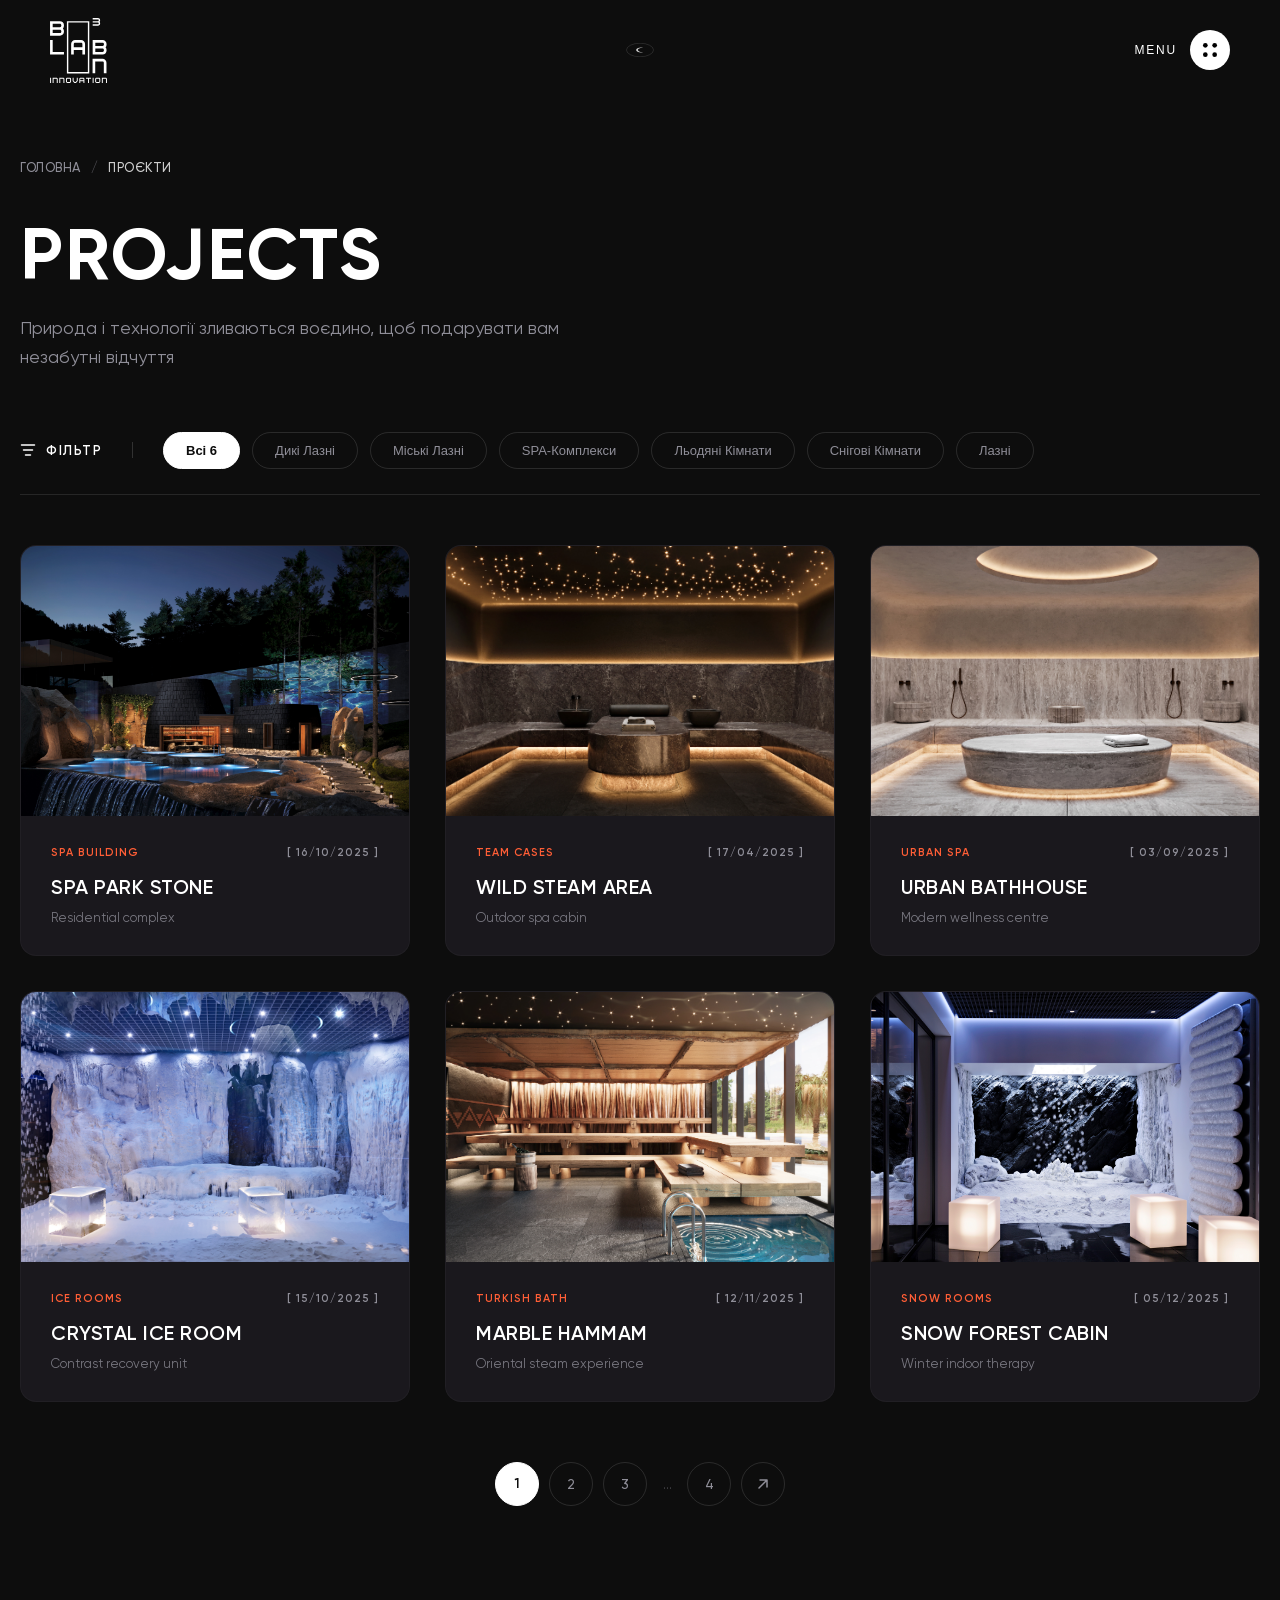
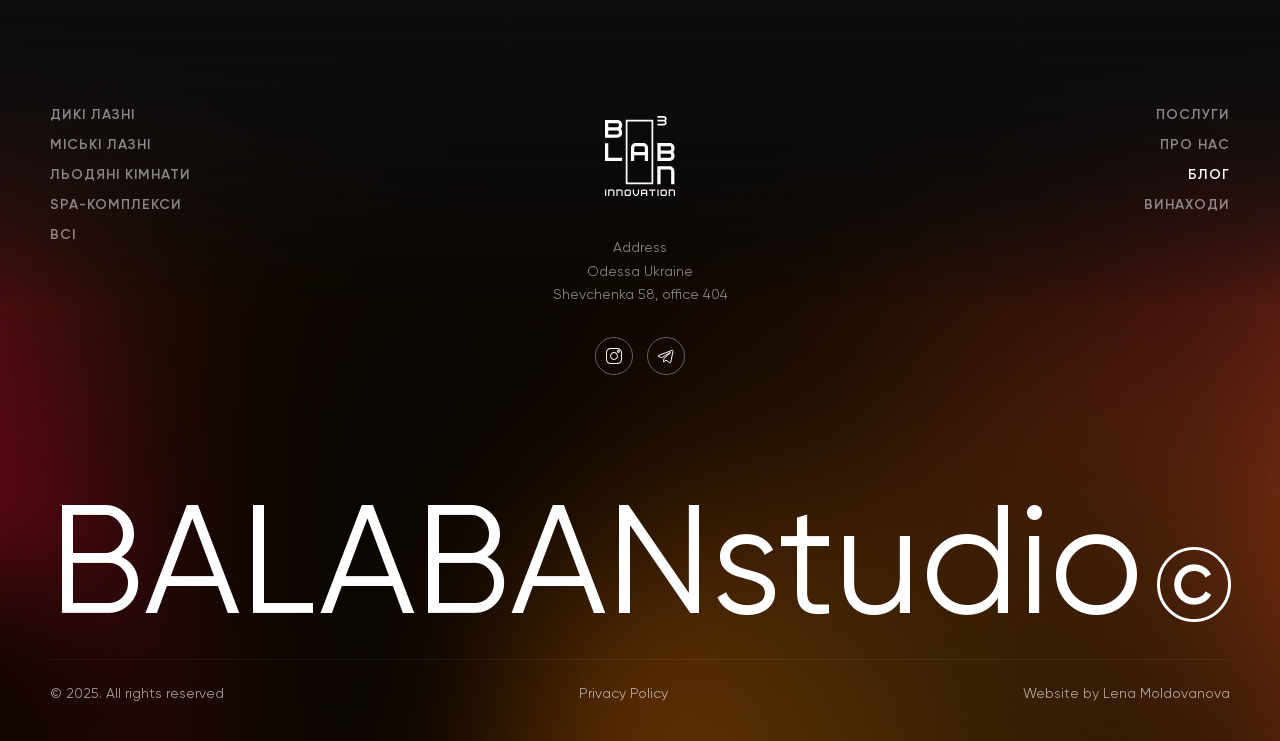
<file: projects.html>
<!DOCTYPE html>
<html lang="uk">
<head>
    <meta charset="UTF-8">
    <meta name="viewport" content="width=device-width, initial-scale=1.0">
    <title>Наші Проєкти | Balaban Innovations</title>
    
    <!-- Meta Descriptions for SEO -->
    <meta name="description" content="Balaban Innovations - наші преміальні проєкти SPA та банної архітектури в Україні. Перегляньте портфоліо наших робіт.">
    <meta name="keywords" content="Balaban, Innovations, Spa, Проєкти, Портфоліо, Лазні, Проектування, Будівництво, Україна">
    <meta name="author" content="Balaban Innovations">
    
    <!-- Google Fonts -->
    <link rel="preconnect" href="https://fonts.googleapis.com">
    <link rel="preconnect" href="https://fonts.gstatic.com" crossorigin>
    <link href="https://fonts.googleapis.com/css2?family=Manrope:wght@200..800&family=Playfair+Display:ital,wght@0,400..900;1,400..900&display=swap" rel="stylesheet">
    
    <!-- Custom CSS -->
    <link rel="stylesheet" href="index.css?v=1.0.7">
</head>
<body class="dark-theme">

    <!-- Fullscreen Menu Overlay -->
    <div id="menu-overlay" class="menu-overlay">
        <div class="menu-overlay-bg">
            <img src="assets/b7ed6073dbf8d43540d24dee2834eb2a854281fa.svg" alt="Background" class="menu-bg-img">
        </div>
        
        <!-- Menu Header -->
        <div class="menu-header">
            <div class="lang-selector">
                <button class="lang-btn active" id="lang-ua">UA</button>
                <button class="lang-btn" id="lang-en">EN</button>
            </div>
            <button class="menu-close-btn" id="menu-close-btn" aria-label="Close menu">
                <img src="assets/398cfaea7eee8ed62144285ddd6e5605c5b04856.svg" alt="Close">
            </button>
        </div>

        <!-- Right panel: Scrolling Image Columns -->
        <div class="menu-images-panel">
            <div class="menu-images-column col-left">
                <div class="menu-image-card">
                    <img src="assets/77f8e776a694dca5a559ceb76de25b1e5a9089a1.png" alt="Menu Image 1">
                </div>
                <div class="menu-image-card">
                    <img src="assets/55d1c2cc204359dd9e45816ab3c95001c6ae1427.png" alt="Menu Image 2">
                </div>
                <div class="menu-image-card">
                    <img src="assets/9094ab5f846298b0c5bd03897859955047ce2816.png" alt="Menu Image 3">
                </div>
                <div class="menu-image-card">
                    <img src="assets/77f8e776a694dca5a559ceb76de25b1e5a9089a1.png" alt="Menu Image 1">
                </div>
                <div class="menu-image-card">
                    <img src="assets/55d1c2cc204359dd9e45816ab3c95001c6ae1427.png" alt="Menu Image 2">
                </div>
                <div class="menu-image-card">
                    <img src="assets/9094ab5f846298b0c5bd03897859955047ce2816.png" alt="Menu Image 3">
                </div>
            </div>
            <div class="menu-images-column col-right">
                <div class="menu-image-card">
                    <img src="assets/71375e590e744840451a62a6d9a34f304d847728.png" alt="Menu Image 4">
                </div>
                <div class="menu-image-card">
                    <img src="assets/abb77b08b35be00ae62efe5329778d932fa464a5.png" alt="Menu Image 5">
                </div>
                <div class="menu-image-card">
                    <img src="assets/2c53e1f0eac8359384a4a141d0f98fcec2762da8.png" alt="Menu Image 6">
                </div>
                <div class="menu-image-card">
                    <img src="assets/71375e590e744840451a62a6d9a34f304d847728.png" alt="Menu Image 4">
                </div>
                <div class="menu-image-card">
                    <img src="assets/abb77b08b35be00ae62efe5329778d932fa464a5.png" alt="Menu Image 5">
                </div>
                <div class="menu-image-card">
                    <img src="assets/2c53e1f0eac8359384a4a141d0f98fcec2762da8.png" alt="Menu Image 6">
                </div>
            </div>
        </div>

        <!-- Menu Content Columns (Grid layout) -->
        <div class="menu-content">
            <!-- Left panel: Text Navigation Grid -->
            <div class="menu-text-panel">
                <div class="menu-nav-links">
                    <div class="nav-item">
                        <a href="index2.html#about" class="main-link">ПРО нас</a>
                    </div>
                    <div class="nav-item has-arrow">
                        <a href="index2.html#services" class="main-link">КОНЦЕПЦІЯ</a>
                        <img src="assets/88a6d8dc511fc79394a28614ff3c10b4de8e8c76.svg" alt="Arrow" class="nav-arrow">
                    </div>
                    <div class="nav-item">
                        <a href="index2.html#inventions" class="main-link">ВИНАХОДИ</a>
                    </div>
                    <div class="nav-item">
                        <a href="blog.html" class="main-link">БЛОГ</a>
                    </div>
                </div>

                <div class="menu-services-list">
                    <a href="index2.html#hero">ПРОЕКТУВАННЯ</a>
                    <a href="index2.html#hero">КОНСАЛТІНГ</a>
                    <a href="index2.html#hero">БУДІВНИЦТВО</a>
                </div>

                <div class="menu-sub-links">
                    <a href="projects.html?filter=wild">Дикі лазні</a>
                    <a href="projects.html?filter=urban">Міські лазні</a>
                    <a href="projects.html?filter=spa">SPA-комплекси</a>
                    <a href="projects.html?filter=ice">Льодяні кімнати</a>
                    <a href="projects.html?filter=all">ВСІ</a>
                </div>

                <div class="menu-actions-column">
                    <div class="menu-socials">
                        <a href="#" class="social-icon" aria-label="Instagram">
                            <img src="assets/5a72bde99e2ba28123fd57d9227339618eaa6743.svg" alt="Instagram circle" class="soc-circle">
                            <img src="assets/1922f6308871868701172b20c31d0281fa9011e2.svg" alt="Instagram" class="soc-inner">
                        </a>
                        <a href="#" class="social-icon" aria-label="Telegram">
                            <img src="assets/8b938696fba03acb11511bf61ef60d412414abe4.svg" alt="Telegram" class="tele-img">
                        </a>
                    </div>
                    
                    <div class="menu-actions-list">
                        <div class="media-btn video-trigger">
                            <img src="assets/7ec2c73a644844e945f4e90162124eac5f176ad1.svg" alt="Play" class="action-icon">
                            <span>VIDEO ABOUT US</span>
                        </div>
                        <div class="media-btn download-trigger">
                            <img src="assets/6b8459ab409b63af54765745b5524b6369e088fa.svg" alt="Download" class="action-icon">
                            <div class="action-text">
                                <span>DOWNLOAD</span>
                                <span>PRESENTATION</span>
                            </div>
                        </div>
                    </div>
                </div>
            </div>
        </div>

        <div class="menu-copyright">
            <span>Всі права захищені © 2024 balaban.com</span>
            <span>Політика конфіденційності</span>
            <span>Сайт розроблений web studio</span>
        </div>
    </div>

    <!-- Main Page Header -->
    <header class="main-header" id="main-header">
        <div class="header-container">
            <div class="logo">
                <a href="index2.html" aria-label="Balaban Innovations Logo">
                    <img src="assets/logo_white.svg" alt="Balaban logo">
                </a>
            </div>
            
            <button class="theme-toggle" id="theme-toggle" aria-label="Toggle Night Mode">
                <img src="assets/95f050aa4bd27f620da8c90e169b18f056b86ac4.svg" alt="Night theme icon">
            </button>
            
            <button class="menu-trigger-btn" id="menu-trigger-btn" aria-label="Open menu">
                <span class="menu-text">MENU</span>
                <img src="assets/cae1d36d2cbd5950b94bba01264b081278f1739e.svg" alt="Burger Menu Icon">
            </button>
        </div>
    </header>

    <main class="subpage-main">
        <div class="subpage-container">
            
            <!-- Breadcrumbs -->
            <nav class="breadcrumbs" aria-label="Breadcrumb">
                <a href="index2.html" class="breadcrumb-link">Головна</a>
                <span class="breadcrumb-separator">/</span>
                <span class="breadcrumb-current" aria-current="page">Проєкти</span>
            </nav>

            <!-- Page Title Area -->
            <div class="subpage-header">
                <h1 class="page-title uppercase">Projects</h1>
                <p class="page-subtitle">Природа і технології зливаються воєдино, щоб подарувати вам незабутні відчуття</p>
            </div>

            <!-- Filter Controls -->
            <div class="projects-filter-bar">
                <div class="filter-trigger">
                    <svg class="filter-icon" width="16" height="16" viewBox="0 0 16 16" fill="none">
                        <path d="M1.5 3H14.5M3.5 8H12.5M5.5 13H10.5" stroke="currentColor" stroke-width="1.5" stroke-linecap="round"/>
                    </svg>
                    <span>Фільтр</span>
                </div>
                <div class="filter-categories">
                    <button class="filter-category-btn active" data-filter="all">Всі 6</button>
                    <button class="filter-category-btn" data-filter="wild">Дикі лазні</button>
                    <button class="filter-category-btn" data-filter="urban">Міські лазні</button>
                    <button class="filter-category-btn" data-filter="spa">SPA-комплекси</button>
                    <button class="filter-category-btn" data-filter="ice">Льодяні кімнати</button>
                    <button class="filter-category-btn" data-filter="snow">Снігові кімнати</button>
                    <button class="filter-category-btn" data-filter="saunas">Лазні</button>
                </div>
            </div>

            <!-- Projects Grid -->
            <div class="projects-grid" id="projects-grid">
                
                <!-- Project 1 -->
                <div class="project-card-item" data-category="spa">
                    <a href="article.html" class="project-card-link">
                        <div class="project-card-image">
                            <img src="assets/39b4178a59bf990c182c6c8a660c99b1b8a6c6e1.png" alt="Spa Park Stone interior design">
                        </div>
                        <div class="project-card-content">
                            <div class="project-card-meta">
                                <span class="project-card-category">SPA BUILDING</span>
                                <span class="project-card-date">[ 16/10/2025 ]</span>
                            </div>
                            <h3 class="project-card-title">SPA PARK STONE</h3>
                            <p class="project-card-desc">Residential complex</p>
                        </div>
                    </a>
                </div>

                <!-- Project 2 -->
                <div class="project-card-item" data-category="wild">
                    <a href="article.html" class="project-card-link">
                        <div class="project-card-image">
                            <img src="assets/4489e0716cb3cb92929faecda755bacdad6c645d.png" alt="Wild Steam Area outdoor bath">
                        </div>
                        <div class="project-card-content">
                            <div class="project-card-meta">
                                <span class="project-card-category">TEAM CASES</span>
                                <span class="project-card-date">[ 17/04/2025 ]</span>
                            </div>
                            <h3 class="project-card-title">WILD STEAM AREA</h3>
                            <p class="project-card-desc">Outdoor spa cabin</p>
                        </div>
                    </a>
                </div>

                <!-- Project 3 -->
                <div class="project-card-item" data-category="urban">
                    <a href="article.html" class="project-card-link">
                        <div class="project-card-image">
                            <img src="assets/3526bda6ff4afbbad10eb03b461958b36982a674.png" alt="Urban Bathhouse environment">
                        </div>
                        <div class="project-card-content">
                            <div class="project-card-meta">
                                <span class="project-card-category">URBAN SPA</span>
                                <span class="project-card-date">[ 03/09/2025 ]</span>
                            </div>
                            <h3 class="project-card-title">URBAN BATHHOUSE</h3>
                            <p class="project-card-desc">Modern wellness centre</p>
                        </div>
                    </a>
                </div>

                <!-- Project 4 -->
                <div class="project-card-item" data-category="ice">
                    <a href="article.html" class="project-card-link">
                        <div class="project-card-image">
                            <img src="assets/0c77c54f721c4c1492e5e238d38df10a09e4b75e.png" alt="Crystal Ice Room setup">
                        </div>
                        <div class="project-card-content">
                            <div class="project-card-meta">
                                <span class="project-card-category">ICE ROOMS</span>
                                <span class="project-card-date">[ 15/10/2025 ]</span>
                            </div>
                            <h3 class="project-card-title">CRYSTAL ICE ROOM</h3>
                            <p class="project-card-desc">Contrast recovery unit</p>
                        </div>
                    </a>
                </div>

                <!-- Project 5 -->
                <div class="project-card-item" data-category="saunas">
                    <a href="article.html" class="project-card-link">
                        <div class="project-card-image">
                            <img src="assets/36f7a6d90b62af2419b9f090e5bcabce18d1a971.png" alt="Marble Hammam luxury bathroom">
                        </div>
                        <div class="project-card-content">
                            <div class="project-card-meta">
                                <span class="project-card-category">TURKISH BATH</span>
                                <span class="project-card-date">[ 12/11/2025 ]</span>
                            </div>
                            <h3 class="project-card-title">MARBLE HAMMAM</h3>
                            <p class="project-card-desc">Oriental steam experience</p>
                        </div>
                    </a>
                </div>

                <!-- Project 6 -->
                <div class="project-card-item" data-category="snow">
                    <a href="article.html" class="project-card-link">
                        <div class="project-card-image">
                            <img src="assets/94cfcea5db0d1480d510d659035986982d7d410e.png" alt="Snow Forest Cabin mockup">
                        </div>
                        <div class="project-card-content">
                            <div class="project-card-meta">
                                <span class="project-card-category">SNOW ROOMS</span>
                                <span class="project-card-date">[ 05/12/2025 ]</span>
                            </div>
                            <h3 class="project-card-title">SNOW FOREST CABIN</h3>
                            <p class="project-card-desc">Winter indoor therapy</p>
                        </div>
                    </a>
                </div>

            </div>

            <!-- Pagination -->
            <div class="pagination">
                <a href="#" class="page-num active">1</a>
                <a href="#" class="page-num">2</a>
                <a href="#" class="page-num">3</a>
                <span class="page-dots">...</span>
                <a href="#" class="page-num">4</a>
                <a href="#" class="page-arrow" aria-label="Next Page">
                    <svg width="10" height="10" viewBox="0 0 10 10" fill="none">
                        <path d="M1 9L9 1M9 1H2M9 1V8" stroke="currentColor" stroke-width="1.5" stroke-linecap="round" stroke-linejoin="round"/>
                    </svg>
                </a>
            </div>

        </div>
    </main>

    <!-- FUTER (FOOTER) -->
    <footer class="main-footer">
        <!-- Vanta Fog Background -->
        <div id="footer-vanta-bg" style="position: absolute; inset: 0; z-index: 1; pointer-events: none;"></div>

        <!-- Curve backdrop SVG path -->
        <div class="footer-curve-backdrop" style="z-index: 2;">
            <img src="assets/c9de35330a1ec004775dedee46743151b829124f.svg" alt="Vector curve divider" class="curve-backdrop-img">
        </div>

        <!-- Premium Grit Noise Overlay -->
        <div class="footer-noise-overlay" style="background-image: url('assets/g0QcWrxr87K0ufOxIUFBakwYA8.png');"></div>

        <!-- Content Overlay -->
        <div class="footer-content">
            <div class="footer-grid">
                <!-- Left Column -->
                <div class="footer-links-col align-left">
                    <a href="index2.html#projects-section" class="footer-link uppercase">Дикі лазні</a>
                    <a href="index2.html#projects-section" class="footer-link uppercase">Міські лазні</a>
                    <a href="index2.html#projects-section" class="footer-link uppercase">Льодяні кімнати</a>
                    <a href="index2.html#projects-section" class="footer-link uppercase">SPA-комплекси</a>
                    <a href="index2.html#projects-section" class="footer-link uppercase">ВСІ</a>
                </div>

                <!-- Center Column -->
                <div class="footer-center-col">
                    <div class="footer-logo">
                        <img src="assets/logo_white.svg" alt="Balaban logo symbol" class="footer-logo-img">
                    </div>
                    
                    <div class="footer-address">
                        <p>Address</p>
                        <p>Odessa Ukraine</p>
                        <p>Shevchenka 58, office 404</p>
                    </div>

                    <div class="footer-socials">
                        <a href="#" class="social-icon">
                            <img src="assets/fcf46cfc7739fdbb090897f9de7036244121c4f0.svg" alt="Instagram background circle" class="soc-circle">
                            <img src="assets/1922f6308871868701172b20c31d0281fa9011e2.svg" alt="Instagram icon symbol" class="soc-inner">
                        </a>
                        <a href="#" class="social-icon">
                            <img src="assets/8be816f251de532df5c406552d134b9bc26a128a.svg" alt="Telegram logo icon" class="tele-img">
                        </a>
                    </div>
                </div>

                <!-- Right Column -->
                <div class="footer-links-col align-right">
                    <a href="index2.html#hero" class="footer-link uppercase">ПОСЛУГИ</a>
                    <a href="index2.html#about" class="footer-link uppercase">ПРО НАС</a>
                    <a href="blog.html" class="footer-link uppercase active">БЛОГ</a>
                    <a href="index2.html#inventions" class="footer-link uppercase">Винаходи</a>
                </div>
            </div>

            <!-- Large Decorative Text -->
            <div class="footer-branding-big">
                <span class="serif-brand-text">Balaban</span>
                <div class="serif-studio-text">
                    <span>studio</span>
                    <span class="copyright-symbol">©</span>
                </div>
            </div>

            <!-- Footer copyright bottom row -->
            <div class="footer-bottom-row">
                <span>© 2025. All rights reserved</span>
                <span>Privacy Policy</span>
                <span>Website by Lena Moldovanova</span>
            </div>
        </div>
    </footer>

    <!-- Vanta.js Scripts -->
    <script src="three.r134.min.js"></script>
    <script src="vanta.fog.min.js"></script>
    <script>
        document.addEventListener('DOMContentLoaded', () => {
            VANTA.FOG({
                el: "#footer-vanta-bg",
                mouseControls: true,
                touchControls: true,
                gyroControls: false,
                minHeight: 200.00,
                minWidth: 200.00,
                highlightColor: 0xff8700,
                midtoneColor: 0x111111,
                lowlightColor: 0xfa0040,
                baseColor: 0x0,
                blurFactor: 0.90,
                zoom: 0.40
            });

            // Project filtering logic
            const filterBtns = document.querySelectorAll('.filter-category-btn');
            const projectCards = document.querySelectorAll('.project-card-item');

            function filterProjects(filter) {
                filterBtns.forEach(btn => {
                    if (btn.getAttribute('data-filter') === filter) {
                        btn.classList.add('active');
                    } else {
                        btn.classList.remove('active');
                    }
                });

                projectCards.forEach(card => {
                    const cardCategory = card.getAttribute('data-category');
                    if (filter === 'all' || cardCategory === filter) {
                        card.style.display = '';
                        setTimeout(() => {
                            card.style.opacity = '1';
                            card.style.transform = 'scale(1)';
                        }, 50);
                    } else {
                        card.style.opacity = '0';
                        card.style.transform = 'scale(0.95)';
                        setTimeout(() => {
                            card.style.display = 'none';
                        }, 300);
                    }
                });
            }

            // Click listener for filter buttons
            filterBtns.forEach(btn => {
                btn.addEventListener('click', () => {
                    const filter = btn.getAttribute('data-filter');
                    filterProjects(filter);
                    // Update URL parameter
                    const url = new URL(window.location);
                    url.searchParams.set('filter', filter);
                    window.history.pushState({}, '', url);
                });
            });

            // URL parameter reading on load
            const urlParams = new URLSearchParams(window.location.search);
            const initialFilter = urlParams.get('filter');
            if (initialFilter) {
                // If filter matches one of our data-filters, apply it
                const validFilters = ['all', 'wild', 'urban', 'spa', 'ice', 'snow', 'saunas'];
                if (validFilters.includes(initialFilter)) {
                    filterProjects(initialFilter);
                }
            }
        });
    </script>

    <!-- Custom JS -->
    <script src="main.js"></script>
</body>
</html>
</file>
<file: index.css>
/* ==========================================================================
   Balaban Studio - Premium Stylesheet
   ========================================================================== */

/* --- Custom Local Fonts --- */

/* Gilroy */
@font-face {
    font-family: 'Gilroy';
    src: url('fonts/Gilroy-Thin.ttf') format('truetype');
    font-weight: 100;
    font-style: normal;
    font-display: swap;
}
@font-face {
    font-family: 'Gilroy';
    src: url('fonts/Gilroy-UltraLight.ttf') format('truetype');
    font-weight: 200;
    font-style: normal;
    font-display: swap;
}
@font-face {
    font-family: 'Gilroy';
    src: url('fonts/Gilroy-Light.ttf') format('truetype');
    font-weight: 300;
    font-style: normal;
    font-display: swap;
}
@font-face {
    font-family: 'Gilroy';
    src: url('fonts/Gilroy-Regular.ttf') format('truetype');
    font-weight: 400;
    font-style: normal;
    font-display: swap;
}
@font-face {
    font-family: 'Gilroy';
    src: url('fonts/Gilroy-Medium.ttf') format('truetype');
    font-weight: 500;
    font-style: normal;
    font-display: swap;
}
@font-face {
    font-family: 'Gilroy';
    src: url('fonts/Gilroy-SemiBold.ttf') format('truetype');
    font-weight: 600;
    font-style: normal;
    font-display: swap;
}
@font-face {
    font-family: 'Gilroy';
    src: url('fonts/Gilroy-Bold.ttf') format('truetype');
    font-weight: 700;
    font-style: normal;
    font-display: swap;
}
@font-face {
    font-family: 'Gilroy';
    src: url('fonts/Gilroy-ExtraBold.ttf') format('truetype');
    font-weight: 800;
    font-style: normal;
    font-display: swap;
}
@font-face {
    font-family: 'Gilroy';
    src: url('fonts/Gilroy-Black.ttf') format('truetype');
    font-weight: 900;
    font-style: normal;
    font-display: swap;
}
@font-face {
    font-family: 'Gilroy';
    src: url('fonts/Gilroy-HeavyItalic.ttf') format('truetype');
    font-weight: 900;
    font-style: italic;
    font-display: swap;
}

/* Graphik */
@font-face {
    font-family: 'Graphik';
    src: url('fonts/Graphik-Thin-Trial.otf') format('opentype');
    font-weight: 100;
    font-style: normal;
    font-display: swap;
}
@font-face {
    font-family: 'Graphik';
    src: url('fonts/Graphik-Extralight-Trial.otf') format('opentype');
    font-weight: 200;
    font-style: normal;
    font-display: swap;
}
@font-face {
    font-family: 'Graphik';
    src: url('fonts/Graphik-Light-Trial.otf') format('opentype');
    font-weight: 300;
    font-style: normal;
    font-display: swap;
}
@font-face {
    font-family: 'Graphik';
    src: url('fonts/Graphik-Regular-Trial.otf') format('opentype');
    font-weight: 400;
    font-style: normal;
    font-display: swap;
}
@font-face {
    font-family: 'Graphik';
    src: url('fonts/Graphik-Medium-Trial.otf') format('opentype');
    font-weight: 500;
    font-style: normal;
    font-display: swap;
}
@font-face {
    font-family: 'Graphik';
    src: url('fonts/Graphik-Semibold-Trial.otf') format('opentype');
    font-weight: 600;
    font-style: normal;
    font-display: swap;
}
@font-face {
    font-family: 'Graphik';
    src: url('fonts/Graphik-Bold-Trial.otf') format('opentype');
    font-weight: 700;
    font-style: normal;
    font-display: swap;
}
@font-face {
    font-family: 'Graphik';
    src: url('fonts/Graphik-Super-Trial.otf') format('opentype');
    font-weight: 800;
    font-style: normal;
    font-display: swap;
}
@font-face {
    font-family: 'Graphik';
    src: url('fonts/Graphik-Black-Trial.otf') format('opentype');
    font-weight: 900;
    font-style: normal;
    font-display: swap;
}

/* Design Tokens & CSS Custom Variables */
:root {
    --bg-dark: #0d0d0d;
    --bg-card: #1a181d;
    --bg-card-hover: #26232b;
    --text-white: #ffffff;
    --text-gray: #8f8e98;
    --text-muted: rgba(143, 142, 152, 0.5);
    --accent-orange: #ff5e36;
    --accent-red: #ff2a2a;
    --accent-yellow: #ffb800;
    --transition-smooth: all 0.6s cubic-bezier(0.25, 1, 0.5, 1);
    --transition-fast: all 0.3s ease;
    --accordion-height: 520px;
    
    /* Fonts mapping */
    --font-primary: 'Gilroy', 'Manrope', sans-serif;
    --font-serif: 'Gilroy', sans-serif;
    --font-display: 'Gilroy', 'Manrope', sans-serif;
    
    --header-bg-scrolled: rgba(13, 13, 13, 0.85);
    
    /* Accessibility and theme tokens */
    --cursor-bg: rgba(26, 24, 29, 0.4);
    --cursor-border: rgba(255, 255, 255, 0.2);
    --placeholder-color: rgba(255, 255, 255, 0.65);
    --plan-stroke: rgba(255, 255, 255, 0.95);
    --plan-fill-color: #ffffff;
}

/* Day Theme overrides */
body.light-theme {
    --bg-dark: #f5f5f7;
    --bg-card: #e5e5ea;
    --bg-card-hover: #d1d1d6;
    --text-white: #1c1c1e;
    --text-gray: #55555c;
    --text-muted: rgba(85, 85, 92, 0.6);
    
    --header-bg-scrolled: rgba(245, 245, 247, 0.85);
    
    /* Accessibility and theme tokens */
    --cursor-bg: rgba(229, 229, 234, 0.4);
    --cursor-border: rgba(0, 0, 0, 0.2);
    --placeholder-color: rgba(0, 0, 0, 0.65);
    --plan-stroke: rgba(0, 0, 0, 0.9);
    --plan-fill-color: #000000;
}

/* Reset and Base Styles */
* {
    margin: 0;
    padding: 0;
    box-sizing: border-box;
}

html {
    scroll-behavior: smooth;
    overflow-x: hidden;
}

body {
    background-color: var(--bg-dark);
    color: var(--text-white);
    font-family: var(--font-primary);
    overflow-x: hidden;
    position: relative;
    transition: background-color 0.8s ease, color 0.8s ease;
}

/* Custom Scrollbar */
::-webkit-scrollbar {
    width: 6px;
}
::-webkit-scrollbar-track {
    background: var(--bg-dark);
}
::-webkit-scrollbar-thumb {
    background: var(--bg-card);
    border-radius: 3px;
}
::-webkit-scrollbar-thumb:hover {
    background: var(--text-gray);
}

/* Typography Utilities */
.uppercase {
    text-transform: uppercase;
}

.text-left {
    text-align: left;
}

.text-right {
    text-align: right;
}

.highlight-text {
    font-family: var(--font-primary);
    font-weight: 300;
}

/* Custom Cursor Overlay */
.custom-read-cursor {
    position: fixed;
    width: 90px;
    height: 90px;
    background: var(--cursor-bg);
    border: 1px solid var(--cursor-border);
    backdrop-filter: blur(5px);
    border-radius: 50%;
    pointer-events: none;
    z-index: 9999;
    display: flex;
    align-items: center;
    justify-content: center;
    transform: translate(-50%, -50%) scale(0);
    transition: transform 0.3s cubic-bezier(0.175, 0.885, 0.32, 1.275);
}

.custom-read-cursor span {
    font-size: 14px;
    font-weight: 600;
    letter-spacing: 2px;
    color: #fff;
    pointer-events: none;
}

.custom-read-cursor.visible {
    transform: translate(-50%, -50%) scale(1);
}

/* ==========================================================================
   Header & Navigation
   ========================================================================== */
.main-header {
    position: fixed;
    top: 0;
    left: 0;
    width: 100%;
    z-index: 1000;
    padding: 0 50px;
    transition: padding 0.3s ease, background-color 0.3s ease, backdrop-filter 0.3s ease, box-shadow 0.3s ease;
}

.main-header.scrolled {
    padding: 0 50px;
    background-color: var(--header-bg-scrolled);
    backdrop-filter: blur(10px);
    box-shadow: 0 10px 30px rgba(0, 0, 0, 0.3);
}

.main-header.scrolled .header-divider {
    opacity: 0.5;
    margin: 10px auto 0 auto;
}

.header-container {
    max-width: 100%;
    margin: 0 auto;
    display: flex;
    align-items: center;
    justify-content: space-between;
    height: 100px;
    position: relative;
    transition: height 0.3s ease;
}

.main-header.scrolled .header-container {
    height: 70px;
}

.logo img {
    height: 65px;
    width: auto;
    display: block;
}

.theme-toggle {
    position: absolute;
    left: 50%;
    top: 50%;
    margin-left: -14px;
    margin-top: -14px;
    background: none;
    border: none;
    cursor: pointer;
    width: 28px;
    height: 28px;
    padding: 0;
    display: flex;
    align-items: center;
    justify-content: center;
    opacity: 0.8;
    transition: transform 0.5s ease, opacity 0.3s ease;
}

.theme-toggle:hover {
    transform: rotate(45deg);
    opacity: 1;
}

.theme-toggle img {
    width: 100%;
    height: 100%;
    object-fit: contain;
}

.menu-trigger-btn {
    display: flex;
    align-items: center;
    gap: 13px;
    background: none;
    border: none;
    cursor: pointer;
    color: var(--text-white);
    padding: 0;
    transition: opacity 0.3s ease;
}

.menu-trigger-btn:hover {
    opacity: 0.7;
}

.menu-text {
    font-size: 12px;
    font-weight: 500;
    letter-spacing: 1.8px;
}

.menu-trigger-btn img {
    width: 40px;
    height: 40px;
    display: block;
}

.header-divider {
    max-width: 100%;
    margin: 15px auto 0 auto;
}

.header-divider img {
    width: 100%;
    height: 1px;
    display: block;
}

/* Fullscreen Menu Overlay */
.menu-overlay {
    position: fixed;
    top: 0;
    left: 0;
    width: 100%;
    height: 100%;
    background-color: var(--bg-card);
    z-index: 9999;
    display: flex;
    flex-direction: column;
    justify-content: space-between;
    padding: 45px 50px;
    opacity: 0;
    visibility: hidden;
    transform: translateY(-100%);
    transition: opacity 0.6s ease, transform 0.6s cubic-bezier(0.16, 1, 0.3, 1), visibility 0.6s;
}

.menu-overlay.open {
    opacity: 1;
    visibility: visible;
    transform: translateY(0);
}

.menu-overlay-bg {
    position: absolute;
    top: 0;
    left: 0;
    width: 100%;
    height: 780px;
    pointer-events: none;
    z-index: 1;
    overflow: hidden;
}

.menu-bg-img {
    width: 100%;
    height: 100%;
    object-fit: cover;
    opacity: 0.3;
}

.menu-header {
    position: relative;
    z-index: 5;
    display: flex;
    align-items: center;
    justify-content: space-between;
    height: 100px;
}

.lang-selector {
    display: flex;
    gap: 15px;
}

.lang-btn {
    position: relative;
    background: none;
    border: none;
    color: var(--text-gray);
    font-size: 12px;
    font-weight: 600;
    letter-spacing: 0.6px;
    cursor: pointer;
    width: 40px;
    height: 40px;
    border-radius: 50%;
    border: 1px solid transparent;
    display: flex;
    align-items: center;
    justify-content: center;
    transition: var(--transition-fast);
}

.lang-btn.active {
    color: #fff;
    border-color: rgba(255, 255, 255, 0.4);
}

.menu-close-btn {
    background: none;
    border: none;
    cursor: pointer;
    width: 40px;
    height: 40px;
    display: flex;
    align-items: center;
    justify-content: center;
    transition: transform 0.3s ease;
    padding: 0;
}

.menu-close-btn:hover {
    transform: rotate(90deg);
}

.menu-close-btn img {
    width: 100%;
    height: 100%;
}

.menu-content {
    position: relative;
    z-index: 5;
    display: grid;
    grid-template-columns: 1.15fr 1fr;
    gap: 60px;
    margin-top: 40px;
    width: 100%;
    max-width: 100%;
    flex-grow: 1;
    align-items: center;
}

/* Left panel: Text Navigation Grid */
.menu-text-panel {
    display: grid;
    grid-template-columns: 1.2fr 1fr;
    grid-template-rows: auto auto;
    gap: 60px 40px;
    width: 100%;
}

/* Right panel: Scrolling Image Columns */
.menu-images-panel {
    position: absolute;
    top: 0;
    right: 50px;
    width: calc((100% - 160px) / 2.15);
    height: 100%;
    max-height: none;
    overflow: hidden;
    display: grid;
    grid-template-columns: 1fr 1fr;
    gap: 20px;
    z-index: 2;
    mask-image: linear-gradient(to bottom, 
        transparent 0px, 
        transparent 100px, 
        black 300px, 
        black calc(100% - 300px), 
        transparent calc(100% - 100px), 
        transparent 100%
    );
    -webkit-mask-image: linear-gradient(to bottom, 
        transparent 0px, 
        transparent 100px, 
        black 300px, 
        black calc(100% - 300px), 
        transparent calc(100% - 100px), 
        transparent 100%
    );
}

.menu-images-column {
    display: flex;
    flex-direction: column;
    gap: 20px;
    will-change: transform;
}

.menu-images-column.col-left {
    animation: menuScrollUp 70s linear infinite;
}

.menu-images-column.col-right {
    animation: menuScrollDown 70s linear infinite;
}

.menu-image-card {
    width: 100%;
    height: 260px;
    border-radius: 12px;
    overflow: hidden;
}

.menu-image-card img {
    width: 100%;
    height: 100%;
    object-fit: cover;
}

@keyframes menuScrollUp {
    0% { transform: translateY(0); }
    100% { transform: translateY(-50%); }
}

@keyframes menuScrollDown {
    0% { transform: translateY(-50%); }
    100% { transform: translateY(0); }
}

.menu-actions-column {
    display: flex;
    flex-direction: column;
    gap: 30px;
    align-items: flex-start;
}

.menu-actions-list {
    display: flex;
    flex-direction: column;
    gap: 20px;
}

.menu-nav-links {
    display: flex;
    flex-direction: column;
    gap: 30px;
}

.nav-item {
    display: flex;
    align-items: center;
    gap: 15px;
}

.main-link {
    font-size: 28px;
    font-weight: 600;
    letter-spacing: 4.2px;
    color: #fff;
    text-decoration: none;
    text-transform: uppercase;
    transition: var(--transition-fast);
}

.main-link:hover {
    color: var(--accent-orange);
    transform: translateX(10px);
}

.nav-arrow {
    width: 18px;
    height: 18px;
}

.menu-sub-links,
.menu-services-list {
    display: flex;
    flex-direction: column;
    gap: 16px;
}

.menu-sub-links a,
.menu-services-list a {
    font-size: 12px;
    font-weight: 600;
    letter-spacing: 1.8px;
    color: #fff;
    text-decoration: none;
    text-transform: uppercase;
    transition: var(--transition-fast);
}

.menu-sub-links a {
    color: var(--text-white);
}

.menu-sub-links a:hover,
.menu-services-list a:hover {
    color: var(--accent-orange);
}

/* menu-footer-actions replaced with grid stack */

.media-btn {
    display: flex;
    align-items: center;
    gap: 15px;
    cursor: pointer;
    font-size: 12px;
    font-weight: 600;
    letter-spacing: 1.8px;
    color: #fff;
    transition: var(--transition-fast);
}

.media-btn:hover {
    opacity: 0.7;
}

.action-icon {
    width: 38px;
    height: 38px;
}

.action-text {
    display: flex;
    flex-direction: column;
    line-height: 1.3;
}

.menu-socials {
    display: flex;
    gap: 15px;
    margin-left: 0;
}



.social-icon {
    position: relative;
    width: 38px;
    height: 38px;
    display: flex;
    align-items: center;
    justify-content: center;
}

.soc-circle {
    width: 100%;
    height: 100%;
}

.soc-inner {
    position: absolute;
    width: 16px;
    height: 16px;
}

.tele-img {
    width: 38px;
    height: 38px;
}

.menu-copyright {
    position: relative;
    z-index: 5;
    display: flex;
    justify-content: space-between;
    font-size: 12px;
    color: var(--text-white);
    opacity: 0.4;
    border-top: 1px solid rgba(255, 255, 255, 0.1);
    padding-top: 25px;
    margin-top: 30px;
}

/* ==========================================================================
   Section 1: Hero
   ========================================================================== */
.section-hero {
    position: relative;
    height: 100vh;
    width: 100%;
    overflow: hidden;
    display: flex;
    flex-direction: column;
    justify-content: flex-end;
    padding-bottom: 50px;
}

.hero-bg-container {
    position: absolute;
    top: 0;
    left: 0;
    width: 100%;
    height: 100%;
    z-index: 1;
}

.hero-bg-img {
    width: 100%;
    height: 100%;
    object-fit: cover;
}

.hero-overlay {
    position: absolute;
    inset: 0;
    background: linear-gradient(180deg, 
        rgba(0, 0, 0, 0.9) 0%, 
        rgba(0, 0, 0, 0.3) 50%, 
        rgba(13, 13, 13, 0.85) 85%, 
        var(--bg-dark) 100%
    );
    z-index: 2;
}

/* Grid Lines Overlay */
.hero-grid-overlay {
    position: absolute;
    inset: 0;
    z-index: 2;
    pointer-events: none;
}

.grid-bracket {
    position: absolute;
    top: 100px;
    left: 50px;
    right: 50px;
    height: 40px;
    border-top: 1px solid rgba(255, 255, 255, 0.12);
    border-left: 1px solid rgba(255, 255, 255, 0.12);
    border-right: 1px solid rgba(255, 255, 255, 0.12);
}

.grid-line-vertical {
    position: absolute;
    top: 100px;
    bottom: 0;
    width: 1px;
    background: rgba(255, 255, 255, 0.06);
}

.grid-line-vertical.col-left {
    left: 50px;
}

.grid-line-vertical.col-center {
    left: 50%;
    top: 0;
}

.grid-line-vertical.col-right {
    right: 50px;
}

.grid-line-horizontal.accordion-top {
    position: absolute;
    top: calc(100% - var(--accordion-height));
    left: 50px;
    right: 50px;
    height: 1px;
    background: rgba(255, 255, 255, 0.06);
}

.grid-diagonals {
    position: absolute;
    inset: 0;
    width: 100%;
    height: 100%;
}

.hero-title-container {
    position: absolute;
    top: 15vh;
    left: 50%;
    transform: translateX(-50%);
    width: 100%;
    text-align: center;
    z-index: 4;
    pointer-events: none;
}

.hero-title {
    font-family: var(--font-display);
    font-size: clamp(48px, 8vw, 125px);
    font-weight: 400;
    letter-spacing: 3.75px;
    line-height: 1;
    color: #fff;
    opacity: 0.95;
    text-shadow: 0 10px 30px rgba(0,0,0,0.5);
}

/* Wrapper is transparent on desktop so children keep absolute positioning */
.hero-plus-row {
    display: contents;
}

.hero-add-left,
.hero-add-right {
    position: absolute;
    top: calc(100% - var(--accordion-height));
    z-index: 15;
    width: 30px;
    height: 30px;
}

.hero-add-left img,
.hero-add-right img {
    width: 100%;
    height: 100%;
    display: block;
}

.hero-add-left {
    left: 50px;
    transform: translate(-50%, -50%);
}

.hero-add-right {
    right: 50px;
    transform: translate(50%, -50%);
}

/* 6-Column Accordion */
.hero-accordion-container {
    position: relative;
    z-index: 10;
    max-width: 1210px;
    width: 100%;
    margin: 0 auto;
    height: var(--accordion-height);
    display: flex;
    justify-content: center;
    gap: 20px; /* spacing between cards */
    background-color: transparent;
}

.accordion-col {
    flex: 1;
    max-width: 185px;
    background-color: var(--bg-card);
    position: relative;
    display: flex;
    flex-direction: column;
    justify-content: space-between;
    align-items: center;
    padding: 30px 20px;
    overflow: hidden;
    cursor: pointer;
    transition: var(--transition-smooth);
    border-radius: 0;
}

.no-hover .accordion-col:hover {
    background-color: var(--bg-card-hover);
}

/* Accordion hover backgrounds */
.accordion-col::before {
    content: '';
    position: absolute;
    inset: 0;
    background-image: var(--bg-url);
    background-size: cover;
    background-position: center;
    opacity: 0;
    z-index: 1;
    transition: opacity 0.8s ease, transform 1.2s ease;
    transform: scale(1.1);
}

.accordion-col::after {
    content: '';
    position: absolute;
    inset: 0;
    background: linear-gradient(180deg, rgba(0,0,0,0.2) 0%, rgba(0,0,0,0.85) 100%);
    opacity: 0;
    z-index: 2;
    transition: opacity 0.8s ease;
}

.accordion-col.active {
    flex: 2.8;
    max-width: none;
}

.accordion-col.active::before {
    opacity: 0.75;
    transform: scale(1);
}

.accordion-col.active::after {
    opacity: 1;
}

.col-content-wrapper {
    position: relative;
    z-index: 5;
    height: 100%;
    display: flex;
    flex-direction: column;
    justify-content: space-between;
    align-items: center;
    width: 100%;
}

.plus-icon-container {
    width: 50px;
    height: 50px;
    display: flex;
    align-items: center;
    justify-content: center;
    position: relative;
}

.custom-cross {
    width: 36px;
    height: 36px;
    position: relative;
    transition: transform 0.6s ease;
}

.cross-line {
    background-color: #fff;
    position: absolute;
    transition: var(--transition-fast);
}

.cross-line.vertical {
    width: 2px;
    height: 36px;
    left: 17px;
    top: 0;
}

.cross-line.horizontal {
    width: 36px;
    height: 2px;
    left: 0;
    top: 17px;
}

.accordion-icon {
    width: 36px;
    height: 36px;
    object-fit: contain;
    transition: transform 0.3s ease;
}

.accordion-col:hover .accordion-icon {
    transform: scale(1.08);
}

.accordion-col.active .accordion-icon {
    transform: scale(1.08);
}

.col-title-rotate {
    transform: rotate(-90deg);
    white-space: nowrap;
    margin: auto 0;
    transition: transform 0.6s ease;
}

.col-title-rotate h2 {
    font-size: clamp(14px, 1.8vw, 22px);
    font-weight: 600;
    letter-spacing: 1.54px;
    color: #fff;
}

.accordion-col.active .col-title-rotate {
    transform: rotate(-90deg);
    margin: auto 0;
}

.dot-indicator {
    width: 40px;
    height: 20px;
    position: relative;
    display: flex;
    align-items: center;
    justify-content: center;
}

.dot-small {
    position: absolute;
    width: 6px;
    height: 6px;
    transition: var(--transition-fast);
}

.dot-active {
    position: absolute;
    width: 40px;
    height: 20px;
    opacity: 0;
    transform: scale(0.5);
    transition: var(--transition-smooth);
}

.accordion-col.active .dot-small {
    opacity: 0;
}

.accordion-col.active .dot-active {
    opacity: 1;
    transform: scale(1);
}

/* Expanded text details */
.col-expanded-details {
    position: absolute;
    bottom: 70px;
    left: 30px;
    right: 30px;
    z-index: 5;
    opacity: 0;
    transform: translateY(20px);
    pointer-events: none;
    transition: opacity 0.5s ease 0.3s, transform 0.5s ease 0.3s;
}

.accordion-col.active .col-expanded-details {
    opacity: 1;
    transform: translateY(0);
    pointer-events: auto;
}

.expanded-desc {
    font-size: 14px;
    line-height: 1.6;
    color: rgba(255, 255, 255, 0.85);
    margin-bottom: 25px;
    max-width: 320px;
}

.expanded-btn {
    display: inline-flex;
    align-items: center;
    gap: 12px;
    background: none;
    border: none;
    color: #fff;
    text-decoration: none;
    font-size: 14px;
    font-weight: 500;
    transition: var(--transition-fast);
}

.expanded-btn:hover {
    color: var(--accent-orange);
}

.expanded-btn img {
    width: 18px;
    height: 18px;
}

.hero-center-desc {
    position: absolute;
    left: 50%;
    top: 31vh;
    transform: translate(-50%, -50%);
    width: 474px;
    text-align: center;
    z-index: 5;
    pointer-events: none;
}

.hero-center-desc p {
    font-size: 15px;
    font-weight: 500;
    line-height: 20px;
    color: #fff;
    opacity: 0.9;
    text-transform: uppercase;
}

/* ==========================================================================
   Section 2: Mission
   ========================================================================== */
.section-mission {
    position: relative;
    padding: 100px 50px;
    width: 100%;
    overflow: hidden;
}

.mission-wrapper {
    max-width: 100%;
    margin: 0 auto;
    display: flex;
    align-items: center;
    justify-content: space-between;
    position: relative;
    z-index: 2;
}

.section-heading {
    font-size: clamp(32px, 4vw, 58px);
    font-weight: 400;
    letter-spacing: 2.9px;
    line-height: 1.15;
    color: var(--text-white);
}

.mission-action {
    margin-top: 30px;
}

.action-link-btn {
    display: inline-flex;
    align-items: center;
    gap: 15px;
    cursor: pointer;
    color: var(--text-gray);
    font-size: 14px;
    transition: var(--transition-fast);
}

.action-link-btn:hover {
    color: var(--text-white);
}

.action-link-btn img {
    width: 18px;
    height: 18px;
}

.mission-center-vector {
    flex: 1;
    max-width: 426px;
    margin: 0 40px;
}

.mission-center-vector img {
    width: 100%;
    height: auto;
    aspect-ratio: 426 / 18;
}

/* ==========================================================================
   Section 3: Services Intro
   ========================================================================== */
.section-services-intro {
    position: relative;
    padding: 80px 50px;
    width: 100%;
}

.services-intro-container {
    max-width: 100%;
    margin: 0 auto;
    text-align: center;
    display: flex;
    flex-direction: column;
    align-items: center;
    gap: 50px;
}

.section-label {
    font-size: 14px;
    letter-spacing: 2.1px;
    color: var(--text-gray);
}

.services-intro-text {
    font-size: 24px;
    line-height: 1.4;
    color: var(--text-white);
}

.section-curve-divider {
    max-width: 100%;
    margin: 40px auto 0 auto;
}

.arc-line {
    width: 100%;
    height: auto;
    aspect-ratio: 1370 / 125.5;
    display: block;
}

.curve-separator-wrapper {
    max-width: 100%;
    margin: 0 auto;
    padding: 0 50px;
}

/* ==========================================================================
   Section 4: Synapse & Inventions
   ========================================================================== */
.section-synapse {
    position: relative;
    height: 780px;
    width: 100%;
    overflow: visible;
}

.synapse-bg-wrapper {
    position: absolute;
    inset: 0;
    z-index: 1;
}

#synapse-vanta-net {
    position: absolute;
    inset: 0;
    z-index: 1;
}

.synapse-bg-img {
    width: 100%;
    height: 100%;
    object-fit: cover;
    position: relative;
    z-index: 2;
    opacity: 0.35;
    mix-blend-mode: screen;
    pointer-events: none;
}

.synapse-gradient-top,
.synapse-gradient-bottom {
    position: absolute;
    left: 0;
    width: 100%;
    height: 160px;
    z-index: 3;
    pointer-events: none;
}

.synapse-gradient-top {
    top: 0;
    background: linear-gradient(180deg, var(--bg-dark) 0%, rgba(13,13,13,0) 100%);
}

.synapse-gradient-bottom {
    bottom: 0;
    background: linear-gradient(360deg, var(--bg-dark) 0%, rgba(13,13,13,0) 100%);
}

/* Glowing Hotspots */
.synapse-hotspot {
    position: absolute;
    z-index: 10;
    width: 60px;
    height: 60px;
    cursor: pointer;
    transition: z-index 0.5s step-end;
}

.synapse-hotspot:hover,
.synapse-hotspot.active {
    z-index: 99;
    transition: z-index 0s step-start;
}

.hotspot-pulse-img {
    width: 100%;
    height: 100%;
    display: block;
    animation: pulseGlow 3s infinite ease-in-out;
    transition: opacity 0.4s cubic-bezier(0.19, 1, 0.22, 1), transform 0.4s cubic-bezier(0.19, 1, 0.22, 1);
}

.synapse-hotspot:hover .hotspot-pulse-img,
.synapse-hotspot.active .hotspot-pulse-img {
    opacity: 1;
    transform: rotate(45deg);
    animation: none;
    filter: drop-shadow(0 0 10px rgba(255, 255, 255, 0.6));
}

/* Individual Hotspot Absolute coordinates from Figma specs */
.hotspot-1 { left: calc(8.33% + 110px); top: 324px; }
.hotspot-2 { left: calc(41.67% + 53px); top: 228px; }
.hotspot-3 { left: calc(58.33% - 21px); top: 319px; }
.hotspot-4 { left: calc(100% - 140px); top: 266px; width: 45px; height: 45px; }
.hotspot-5 { left: calc(16.67% + 150px); top: 140px; width: 45px; height: 45px; }

@keyframes pulseGlow {
    0% { transform: scale(1); filter: drop-shadow(0 0 2px rgba(255,255,255,0.4)); }
    50% { transform: scale(1.12); filter: drop-shadow(0 0 10px rgba(255,94,54,0.85)); }
    100% { transform: scale(1); filter: drop-shadow(0 0 2px rgba(255,255,255,0.4)); }
}

/* Hotspot card detail hover states (Figma premium card style) */
.hotspot-card-hover {
    position: absolute;
    width: 320px;
    height: 280px;
    border: 1px solid rgba(222, 225, 236, 0.3);
    background: rgba(13, 13, 13, 0.95);
    backdrop-filter: blur(10px);
    padding: 40px;
    box-sizing: border-box;
    opacity: 0;
    pointer-events: none;
    z-index: 20;
    transition: opacity 0.5s cubic-bezier(0.19, 1, 0.22, 1), transform 0.5s cubic-bezier(0.19, 1, 0.22, 1);
}

.corner-plus {
    position: absolute;
    font-family: var(--font-primary);
    font-size: 14px;
    font-weight: 300;
    color: #dee1ec;
    opacity: 0.6;
    width: 10px;
    height: 10px;
    display: flex;
    align-items: center;
    justify-content: center;
    pointer-events: none;
}

.corner-plus.tl { top: -6px; left: -6px; }
.corner-plus.tr { top: -6px; right: -6px; }
.corner-plus.bl { bottom: -6px; left: -6px; }
.corner-plus.br { bottom: -6px; right: -6px; }

.hover-card-img-wrapper {
    width: 240px;
    height: 200px;
    overflow: hidden;
    border: 1px solid rgba(255, 255, 255, 0.08);
}

.hover-card-img {
    width: 100%;
    height: 100%;
    object-fit: cover;
    transition: transform 0.8s cubic-bezier(0.19, 1, 0.22, 1);
}

.synapse-hotspot:hover .hover-card-img {
    transform: scale(1.05);
}

/* Diagonal animated connector lines */
.hotspot-connector-line {
    position: absolute;
    top: 0;
    left: 0;
    width: 200px;
    height: 200px;
    pointer-events: none;
    z-index: 15;
    overflow: visible;
}

.hotspot-connector-line line {
    stroke: rgba(255, 255, 255, 0.45);
    stroke-width: 1px;
    stroke-dasharray: 200;
    stroke-dashoffset: 200;
    transition: stroke-dashoffset 0.6s cubic-bezier(0.19, 1, 0.22, 1);
}

/* Hover detail descriptions */
.hotspot-hover-text {
    position: absolute;
    width: 290px;
    opacity: 0;
    pointer-events: none;
    z-index: 25;
    transition: opacity 0.5s cubic-bezier(0.19, 1, 0.22, 1), transform 0.5s cubic-bezier(0.19, 1, 0.22, 1);
    transform: translateY(15px);
}

.hotspot-hover-text h3 {
    font-family: var(--font-primary);
    font-size: 24px;
    font-weight: 500;
    color: var(--text-white);
    margin-bottom: 6px;
    letter-spacing: 0.5px;
    line-height: 1.25;
}

.hotspot-hover-text p {
    font-family: var(--font-primary);
    font-size: 14px;
    line-height: 1.4;
    color: var(--text-gray);
}

/* Custom position classes to prevent viewport clipping */
.layout-up-right .hotspot-card-hover,
.layout-down-right .hotspot-card-hover {
    left: 80px;
    bottom: 40px;
    top: auto;
    transform: scale(0.95) translate(-10px, 10px);
}
.layout-up-right .hotspot-hover-text,
.layout-down-right .hotspot-hover-text {
    left: 80px;
    top: 45px;
    bottom: auto;
    transform: translateY(15px);
    text-align: left;
}

.layout-up-left .hotspot-card-hover {
    right: 65px;
    bottom: 32.5px;
    left: auto;
    top: auto;
    transform: scale(0.95) translate(10px, 10px);
}
.layout-up-left .hotspot-hover-text {
    right: 95px;
    top: 37.5px;
    left: auto;
    bottom: auto;
    transform: translateY(15px);
    text-align: left;
}

/* Active and Hover Transitions */
.synapse-hotspot:hover .hotspot-card-hover,
.synapse-hotspot.active .hotspot-card-hover {
    opacity: 1;
    pointer-events: auto;
    transform: scale(1) translate(0, 0);
}

.synapse-hotspot:hover .hotspot-connector-line line,
.synapse-hotspot.active .hotspot-connector-line line {
    stroke-dashoffset: 0;
}

.synapse-hotspot:hover .hotspot-hover-text,
.synapse-hotspot.active .hotspot-hover-text {
    opacity: 1;
    pointer-events: auto;
    transform: translateY(0);
}

/* ==========================================================================
   Section 5: Projects
   ========================================================================== */
.section-projects {
    position: relative;
    height: 895px;
    width: 100%;
    overflow: hidden;
    padding: 50px 50px;
}

.projects-bg-container {
    position: absolute;
    inset: 0;
    z-index: 1;
}

.projects-bg {
    position: absolute;
    inset: 0;
    background-size: cover;
    background-position: center;
    opacity: 0;
    transition: opacity 1s ease;
}

.projects-bg.active {
    opacity: 1;
}

.projects-overlay {
    position: absolute;
    inset: 0;
    background: rgba(0,0,0,0.55);
    z-index: 2;
}

.projects-header-info {
    position: relative;
    z-index: 5;
    max-width: 100%;
    margin: 0 auto;
    display: flex;
    flex-direction: column;
    align-items: stretch;
    gap: 30px;
}

.projects-tag {
    font-size: 14px;
    letter-spacing: 2.1px;
    color: var(--text-gray);
    text-transform: uppercase;
    text-align: left;
}

.projects-main-title {
    font-size: 58px;
    font-weight: 400;
    line-height: 1.15;
    letter-spacing: 2.9px;
    text-transform: uppercase;
    width: 100%;
}

.title-main {
    text-align: left;
}

.title-sub {
    text-align: right;
    color: rgba(255,255,255,0.9);
}

/* Tab list navigation */
.projects-tabs-container {
    position: relative;
    z-index: 5;
    max-width: 100%;
    margin: 80px auto 0 auto;
    display: flex;
    flex-direction: column;
    border-top: 1px solid rgba(255, 255, 255, 0.15);
}

.project-tab-item {
    display: flex;
    align-items: center;
    justify-content: center;
    height: 76px;
    position: relative;
    cursor: pointer;
    border-bottom: 1px solid rgba(255, 255, 255, 0.15);
    transition: opacity 0.3s ease;
}

.tab-num {
    position: absolute;
    left: 20px;
    font-size: 13px;
    font-weight: 500;
    opacity: 0.9;
}

.tab-line-divider {
    display: none;
}

.tab-title {
    font-size: 24px;
    font-weight: 600;
    letter-spacing: 1.2px;
    text-align: center;
}

.project-tab-item:hover {
    opacity: 0.8;
}

/* Highlighter Glassmorphic Overlay Box */
.projects-tab-highlighter {
    position: absolute;
    left: 0;
    width: 100%;
    height: 76px;
    background: linear-gradient(180deg, rgba(255,255,255,0.3) 0%, rgba(255,255,255,0) 100%);
    border: 1px solid rgba(255, 255, 255, 0.4);
    backdrop-filter: blur(5px);
    z-index: 10;
    pointer-events: none;
    display: flex;
    align-items: center;
    justify-content: center;
    transition: transform 0.5s cubic-bezier(0.25, 1, 0.5, 1);
}

.highlighter-text {
    font-size: 24px;
    font-weight: 600;
    letter-spacing: 1.2px;
    color: #fff;
}

.highlighter-gesture {
    position: absolute;
    right: 50px;
    top: 50%;
    transform: translateY(-50%);
    width: 25px;
    height: 40px;
    overflow: hidden;
}

.gesture-icon {
    width: 22px;
    height: 28px;
    flex-shrink: 0;
}

.projects-bottom-action {
    position: relative;
    z-index: 5;
    max-width: 100%;
    margin: 30px auto 0 auto;
}

.btn-all-projects {
    width: 100%;
    height: 80px;
    background-color: var(--bg-card);
    border: none;
    cursor: pointer;
    display: flex;
    align-items: center;
    justify-content: center;
    gap: 13px;
    color: #fff;
    transition: var(--transition-fast);
}

.btn-all-projects:hover {
    background-color: var(--bg-card-hover);
}

.btn-all-projects img {
    width: 18px;
    height: 18px;
}

.btn-all-projects span {
    font-size: 24px;
    font-weight: 500;
}

/* ==========================================================================
   Section 6: Blog Slider
   ========================================================================== */
.section-blog {
    padding: 100px 50px;
    width: 100%;
    position: relative;
}

.blog-header {
    max-width: 100%;
    margin: 0 auto 50px auto;
    display: flex;
    justify-content: space-between;
    align-items: flex-end;
    position: relative;
}

.blog-label {
    font-size: 14px;
    letter-spacing: 2.1px;
    color: var(--text-gray);
    position: absolute;
    top: -30px;
    left: 0;
}

.blog-title {
    font-size: 58px;
    font-weight: 400;
    letter-spacing: 2.9px;
}

.blog-all-link {
    display: flex;
    align-items: center;
    gap: 10px;
    color: var(--text-white);
    text-decoration: none;
    font-size: 14px;
    transition: var(--transition-fast);
}

.blog-all-link:hover {
    color: var(--accent-orange);
}

.blog-all-link img {
    width: 10px;
    height: 10px;
}

/* Drag Slider Track styling */
.blog-carousel-wrapper {
    max-width: 100%;
    margin: 0 auto;
    overflow: hidden;
    cursor: grab;
}

.blog-carousel-wrapper:active {
    cursor: grabbing;
}

.blog-carousel-track {
    display: flex;
    gap: 35px;
    transition: transform 0.1s ease-out;
}

.blog-card {
    flex: 0 0 430px;
    height: 525px;
    background-color: var(--bg-card);
    padding: 30px;
    display: flex;
    flex-direction: column;
    justify-content: space-between;
    position: relative;
    overflow: hidden;
    color: var(--text-white);
    text-decoration: none;
    transition: var(--transition-smooth);
}

.blog-card:hover {
    color: var(--text-white);
}

.card-meta {
    display: flex;
    justify-content: space-between;
    font-size: 12px;
    font-weight: 500;
    color: var(--text-gray);
}

.card-tag {
    display: flex;
    align-items: center;
    gap: 10px;
    color: var(--text-gray);
}

.meta-dot {
    width: 5px;
    height: 5px;
}

.card-date {
    color: var(--text-white);
}

.card-title {
    font-size: 22px;
    font-weight: 500;
    line-height: 1.5;
    margin-top: 15px;
    color: var(--text-white);
}

.card-image-holder {
    width: 270px;
    height: 270px;
    margin: 15px auto;
    overflow: hidden;
}

.circle-mask {
    border-radius: 135px;
}

.card-image-holder img {
    width: 100%;
    height: 100%;
    object-fit: cover;
    transition: transform 0.8s ease;
}

.blog-card:hover .card-image-holder img {
    transform: scale(1.08);
}

.card-bottom-icon {
    width: 60px;
    height: 60px;
    margin-top: 15px;
}

.action-ring-icon {
    width: 100%;
    height: 100%;
}

/* Image Cover Slide */
.image-cover-card {
    padding: 0;
}

.cover-bg {
    width: 100%;
    height: 100%;
    object-fit: cover;
}

.blog-card-overlay {
    position: absolute;
    inset: 0;
    background: rgba(0, 0, 0, 0.2);
}

.drag-indicator-mobile {
    display: none;
    align-items: center;
    gap: 10px;
    justify-content: center;
    font-size: 12px;
    color: var(--text-gray);
    margin-top: 20px;
}

/* ==========================================================================
   Section 7: Contact Form
   ========================================================================== */
.section-contact {
    padding: 100px 50px;
    max-width: 100%;
    margin: 0 auto;
    display: flex;
    flex-direction: column;
    align-items: center;
    position: relative;
}

.contact-label {
    font-size: 14px;
    letter-spacing: 2.1px;
    color: var(--text-gray);
    margin-bottom: 50px;
}

.immersive-form {
    width: 100%;
    max-width: 1136px;
    display: flex;
    flex-direction: column;
    gap: 30px;
}

.form-row-text {
    font-size: clamp(24px, 5vw, 58px);
    font-weight: 400;
    letter-spacing: 2.9px;
    text-align: center;
}

.form-row-inputs {
    font-size: clamp(24px, 5vw, 58px);
    font-weight: 400;
    letter-spacing: 2.9px;
    display: flex;
    align-items: center; /* Vertically centered as in the design */
    justify-content: center;
    flex-wrap: wrap;
    gap: 20px;
}

/* Stylized Inputs */
.input-glow-container,
.select-glow-container {
    background-color: var(--bg-card);
    height: 46px;
    width: 250px;
    position: relative;
    border: 1px solid transparent;
    transition: var(--transition-fast);
    display: flex;
    align-items: center;
}

.input-glow-container input,
.select-glow-container select {
    width: 100%;
    height: 100%;
    background: none;
    border: none;
    outline: none;
    padding: 0 15px;
    color: var(--text-white);
    font-family: var(--font-primary);
    font-size: 16px;
    line-height: normal;
    box-sizing: border-box;
}

.input-glow-container input::placeholder {
    color: var(--placeholder-color);
}

.input-glow-container:focus-within,
.select-glow-container:focus-within {
    border-color: var(--accent-orange);
    box-shadow: 0 0 15px rgba(255, 94, 54, 0.35);
}

/* Custom Select Dropdown Arrow */
.select-glow-container {
    display: flex;
    align-items: center;
    justify-content: space-between;
}

.select-glow-container select {
    appearance: none;
    cursor: pointer;
}

.custom-select-arrow {
    position: absolute;
    right: 8px;
    top: 50%;
    transform: translateY(-50%);
    width: 30px;
    height: 30px;
    background-color: var(--bg-dark);
    display: flex;
    align-items: center;
    justify-content: center;
    pointer-events: none;
    border-radius: 4px;
}

.select-arrow-img {
    width: 12px;
    height: 12px;
    transform: rotate(180deg); /* down pointer */
}

/* Submit Action Button */
.form-submit-container {
    display: flex;
    justify-content: center;
    margin-top: 50px;
}

.submit-circle-btn {
    background: none;
    border: none;
    cursor: pointer;
    position: relative;
    width: 170px;
    height: 170px;
    display: flex;
    align-items: center;
    justify-content: center;
    border-radius: 50%;
    transition: transform 0.5s cubic-bezier(0.175, 0.885, 0.32, 1.275);
}

.submit-circle-bg {
    position: absolute;
    width: 100%;
    height: 100%;
    top: 0;
    left: 0;
    animation: rotateSlow 20s linear infinite;
}

@keyframes rotateSlow {
    0% { transform: rotate(0); }
    100% { transform: rotate(360deg); }
}

.submit-btn-text {
    position: relative;
    z-index: 5;
    display: flex;
    flex-direction: column;
    line-height: 1.5;
    font-size: 16px;
    font-weight: 500;
    letter-spacing: 2.4px;
    color: #fff;
}

.submit-circle-btn:hover {
    transform: scale(1.08);
}

.bottom-form-divider {
    width: 100%;
    margin-top: 0px;
}

.horizontal-decor-line {
    width: 100%;
    height: auto;
    aspect-ratio: 1370 / 125.5;
    max-height: 125px;
    display: block;
}

/* ==========================================================================
   Footer
   ========================================================================== */
.main-footer {
    position: relative;
    height: 735px;
    width: 100%;
    background-color: var(--bg-dark);
    overflow: hidden;
    display: flex;
    flex-direction: column;
    justify-content: space-between;
    padding: 100px 50px 40px 50px;
}

.main-footer::before {
    content: '';
    position: absolute;
    top: 0;
    left: 0;
    width: 100%;
    height: 300px;
    background: linear-gradient(to bottom, var(--bg-dark) 0%, rgba(13, 13, 13, 0) 100%);
    z-index: 5;
    pointer-events: none;
}

#footer-vanta-bg {
    mask-image: linear-gradient(to bottom, rgba(0, 0, 0, 0) 0%, rgba(0, 0, 0, 1) 300px);
    -webkit-mask-image: linear-gradient(to bottom, rgba(0, 0, 0, 0) 0%, rgba(0, 0, 0, 1) 300px);
}

/* noise overlay */
.footer-noise-overlay {
    position: absolute;
    inset: 0;
    pointer-events: none;
    z-index: 3;
    opacity: 0.08;
    background-repeat: repeat;
    background-size: 150px;
}

/* Fire animations container */
.footer-fire-glow-container {
    position: absolute;
    left: 0;
    bottom: 0;
    width: 100%;
    height: 100%;
    pointer-events: none;
    z-index: 1;
    overflow: hidden;
    mask-image: linear-gradient(to bottom, rgba(0, 0, 0, 0) 0%, rgba(0, 0, 0, 1) 200px);
    -webkit-mask-image: linear-gradient(to bottom, rgba(0, 0, 0, 0) 0%, rgba(0, 0, 0, 1) 200px);
}

.footer-curve-backdrop {
    position: absolute;
    left: 50px;
    top: 78px;
    width: calc(100% - 100px);
    height: auto;
    opacity: 0.45;
    display: none; /* Hidden to remove the static horizontal flare stripe */
}

.curve-backdrop-img {
    width: 100%;
    height: auto;
}

/* Organic Shadow Overlay Flame */
.footer-shadow-overlay {
    position: absolute;
    inset: 0;
    overflow: hidden;
    z-index: 1;
    pointer-events: none;
}

.footer-shadow-overlay-inner {
    position: absolute;
    inset: -60px; /* offset to prevent edge clipping during displacement warp */
    filter: url(#shadow-overlay-filter) blur(4px);
    pointer-events: none;
}

.footer-shadow-overlay-glow {
    width: 100%;
    height: 100%;
    /* Balaban Brand Gradient representing fire (White center -> Yellow -> Orange -> Red -> Transparent edge) */
    background: radial-gradient(ellipse at 50% 100%, 
        rgba(255, 255, 255, 0.95) 0%, 
        rgba(255, 210, 0, 0.95) 15%, 
        rgba(255, 94, 54, 0.9) 40%, 
        rgba(255, 42, 42, 0.85) 65%, 
        rgba(255, 42, 42, 0) 90%
    );
    mask-image: url('assets/ceBGguIpUU8luwByxuQz79t7To.png');
    -webkit-mask-image: url('assets/ceBGguIpUU8luwByxuQz79t7To.png');
    mask-size: cover;
    -webkit-mask-size: cover;
    mask-repeat: no-repeat;
    -webkit-mask-repeat: no-repeat;
    mask-position: bottom center;
    -webkit-mask-position: bottom center;
}

.footer-content {
    position: relative;
    z-index: 10;
    height: 100%;
    display: flex;
    flex-direction: column;
    justify-content: space-between;
}

.footer-grid {
    display: grid;
    grid-template-columns: 1fr 2fr 1fr;
    gap: 40px;
}

.footer-links-col {
    display: flex;
    flex-direction: column;
    gap: 13px;
}

.footer-links-col.align-left {
    align-items: flex-start;
}

.footer-links-col.align-right {
    align-items: flex-end;
}

.footer-link {
    font-size: 14px;
    font-weight: 600;
    letter-spacing: 0.98px;
    color: #fff;
    text-decoration: none;
    opacity: 0.5;
    transition: var(--transition-fast);
}

.footer-link:hover,
.footer-link.active {
    opacity: 1;
}

.footer-center-col {
    display: flex;
    flex-direction: column;
    align-items: center;
    text-align: center;
    gap: 30px;
}

.footer-logo {
    width: 70px;
    height: 100px;
}

.footer-logo-img {
    width: 100%;
    height: 100%;
}

.footer-address {
    font-size: 14px;
    line-height: 1.7;
    color: #dadada;
    opacity: 0.6;
}

.footer-socials {
    display: flex;
    gap: 14px;
}

/* Big Decorative Branding Text */
.footer-branding-big {
    display: flex;
    justify-content: space-between;
    align-items: baseline;
    width: 100%;
    margin-top: auto;
    margin-bottom: 20px;
    pointer-events: none;
}

.serif-brand-text {
    font-family: var(--font-serif);
    font-size: clamp(64px, 12vw, 164px);
    text-transform: uppercase;
    color: #fff;
    line-height: 1;
}

.serif-studio-text {
    font-family: var(--font-serif);
    font-size: clamp(64px, 12vw, 164px);
    color: #fff;
    display: flex;
    align-items: flex-end;
    line-height: 1;
}

.serif-studio-text span:first-child {
    font-style: normal;
    font-weight: normal;
}

.copyright-symbol {
    font-family: var(--font-primary);
    font-size: clamp(40px, 8vw, 105px);
    font-weight: 400;
    margin-left: 10px;
    line-height: 1;
}

.footer-bottom-row {
    display: flex;
    justify-content: space-between;
    font-size: 14px;
    color: #fff;
    opacity: 0.6;
    border-top: 1px solid rgba(255, 255, 255, 0.1);
    padding-top: 25px;
}

/* ==========================================================================
   Responsive Adaptations
   ========================================================================== */

/* Tablet Breakpoint (1024px and down) */
@media (max-width: 1024px) {
    /* Menu overlay */
    .menu-overlay {
        padding: 50px 50px 40px 50px;
    }
    
    .menu-header {
        height: 70px;
    }
    
    .menu-content {
        grid-template-columns: 1fr;
    }
    
    .menu-images-panel {
        display: none; /* Hide heavy gallery decor on tablet/mobile */
    }
    
    .menu-text-panel {
        grid-template-columns: 1fr 1fr;
        gap: 40px;
    }
    
    /* Hero accordion */
    .hero-accordion-container {
        height: 500px;
        width: calc(100% - 40px);
    }
    
    .accordion-col {
        padding: 20px 10px;
    }
    
    .accordion-col.active {
        flex: 4;
    }
    
    /* Mission */
    .mission-wrapper {
        flex-direction: column;
        gap: 50px;
        text-align: center;
    }
    
    .section-heading.text-left,
    .section-heading.text-right {
        text-align: center;
    }
    
    .mission-center-vector {
        flex: 0 0 auto;
        width: 60%;
        max-width: 240px;
        margin: 20px auto;
    }
    
    /* Projects */
    .projects-main-title {
        font-size: 40px;
    }
    
    .tab-title {
        font-size: 20px;
    }
    
    /* Blog */
    .blog-title {
        font-size: 40px;
    }
    
    /* Contact */
    .immersive-form {
        gap: 20px;
    }
    
    .form-row-text,
    .form-row-inputs {
        font-size: 32px;
    }
    
    .input-glow-container,
    .select-glow-container {
        width: 200px;
        height: 40px;
    }
    
    /* Footer */
    .footer-grid {
        grid-template-columns: 1fr 1fr;
    }
    
    .footer-center-col {
        grid-column: 1 / -1;
        order: -1;
    }
    
    .serif-brand-text,
    .serif-studio-text {
        font-size: 80px;
    }
    
    .copyright-symbol {
        font-size: 50px;
    }
}

/* Tablet Portrait / Mobile Large (768px and down) */
@media (max-width: 768px) {
    .section-hero {
        height: auto;
        min-height: auto;
        padding: 100px 20px 30px;
        justify-content: flex-start;
        overflow: visible;
    }

    .main-header {
        padding: 0 20px;
    }

    .main-header .header-container {
        height: 70px;
    }

    .main-header.scrolled .header-container {
        height: 60px;
    }

    /* Clean dark hero backdrop on mobile */
    .hero-bg-img {
        opacity: 0.16;
    }

    .grid-diagonals,
    .grid-line-vertical,
    .grid-line-horizontal.accordion-top {
        display: none;
    }

    .grid-bracket {
        top: 86px;
        left: 20px;
        right: 20px;
        height: 24px;
    }

    /* Title + subtitle flow at top */
    .hero-title-container {
        position: static;
        order: 1;
        top: auto;
        left: auto;
        transform: none;
        text-align: center;
        width: 100%;
        margin-top: 16px;
    }

    .hero-title {
        font-size: clamp(40px, 13vw, 60px);
        line-height: 1.0;
        letter-spacing: 1.5px;
    }

    .hero-center-desc {
        position: static;
        order: 2;
        top: auto;
        left: auto;
        transform: none;
        width: 100%;
        margin: 16px auto 0;
        text-align: center;
    }

    /* Plus decorator row */
    .hero-plus-row {
        display: flex;
        order: 3;
        justify-content: space-between;
        align-items: center;
        width: 100%;
        margin: 26px 0 22px;
    }

    .hero-add-left,
    .hero-add-right {
        display: block !important;
        position: static;
        top: auto;
        left: auto;
        right: auto;
        transform: none;
        width: 20px;
        height: 20px;
    }

    .bg-plan-container,
    .bg-plan-wrapper {
        display: none !important;
    }

    .menu-overlay {
        padding: 70px 30px 40px 30px;
    }

    /* Accordion as compact stacked cards */
    .hero-accordion-container {
        order: 4;
        flex-direction: column;
        height: auto;
        gap: 12px;
        width: 100%;
        max-width: none;
        background: none;
    }

    .accordion-col {
        width: 100%;
        max-width: none;
        min-height: 70px;
        height: auto;
        flex: none;
        flex-direction: column;
        align-items: stretch;
        justify-content: center;
        padding: 22px 26px;
        border-radius: 4px;
        background-color: var(--bg-card);
    }

    .accordion-col::after,
    .accordion-col.active::before,
    .accordion-col.active::after {
        display: none !important;
    }

    /* small dark notch on the left edge */
    .accordion-col::before {
        display: block !important;
        content: '';
        position: absolute;
        left: -1px;
        top: 50%;
        transform: translateY(-50%);
        width: 14px;
        height: 22px;
        background-image: none;
        background-color: var(--bg-dark);
        opacity: 1;
        z-index: 4;
    }

    .col-content-wrapper {
        position: relative;
        display: flex;
        flex-direction: row;
        justify-content: center;
        align-items: center;
        width: 100%;
        height: auto;
        padding: 0 38px;
        gap: 0;
    }

    .plus-icon-container {
        display: flex !important;
        position: absolute;
        right: 0;
        top: 50%;
        transform: translateY(-50%);
        width: 30px;
        height: 30px;
        justify-content: center;
        align-items: center;
    }

    .accordion-icon {
        width: 26px !important;
        height: 26px !important;
    }

    .dot-indicator {
        display: none !important;
    }

    .col-title-rotate {
        transform: none !important;
        margin: 0;
        text-align: center;
    }

    .col-title-rotate h2 {
        font-size: 13px;
        font-weight: 600;
        letter-spacing: 0.8px;
    }

    .accordion-col.active {
        height: auto;
        min-height: 70px;
        flex: none;
        flex-direction: column;
        align-items: stretch;
        justify-content: center;
    }

    .accordion-col.active .col-content-wrapper {
        width: 100%;
        justify-content: center;
    }

    /* collapse hidden details so cards stay compact until tapped */
    .col-expanded-details {
        position: relative;
        width: 100%;
        max-height: 0;
        overflow: hidden;
        margin-top: 0;
        opacity: 0;
        transform: none;
        pointer-events: none;
        transition: max-height 0.45s ease, opacity 0.3s ease, margin-top 0.3s ease;
    }

    .accordion-col.active .col-expanded-details {
        max-height: 280px;
        opacity: 1;
        margin-top: 16px;
        pointer-events: auto;
    }

    /* Mission: left heading + down arrow, right heading below (matches 360 design) */
    .mission-wrapper {
        display: grid;
        grid-template-columns: 1fr auto;
        grid-template-areas:
            "left arrow"
            "right right";
        gap: 60px 18px;
        align-items: start;
        text-align: left;
    }

    .mission-left {
        grid-area: left;
    }

    .mission-right {
        grid-area: right;
    }

    .section-heading.text-left {
        text-align: left;
    }

    .section-heading.text-right {
        text-align: right;
    }

    .mission-center-vector {
        grid-area: arrow;
        flex: none;
        width: 40px;
        max-width: 40px;
        height: 56px;
        margin: 10px 0 0;
        display: flex;
        align-items: flex-start;
        justify-content: center;
    }

    .mission-center-vector img {
        width: 56px;
        transform: rotate(90deg);
        transform-origin: top center;
    }

    /* Synapse Hotspots */
    .section-synapse {
        height: 600px;
    }
    
    .synapse-hotspot {
        width: 45px;
        height: 45px;
    }
    
    /* Projects */
    .projects-header-info {
        flex-direction: column;
        gap: 20px;
    }
    
    .projects-main-title,
    .title-main,
    .title-sub {
        text-align: left;
    }
    
    .project-tab-item {
        height: 65px;
    }
    
    .tab-title {
        font-size: 18px;
    }
    
    .projects-tab-highlighter {
        height: 65px;
    }
    
    .highlighter-text {
        font-size: 18px;
    }
    
    /* Blog Slider */
    .blog-card {
        flex: 0 0 320px;
        height: 450px;
    }
    
    .card-image-holder {
        width: 200px;
        height: 200px;
    }
    
    /* Drag gesture hints */
    .drag-indicator-mobile {
        display: flex;
    }
    
    /* Forms */
    .form-row-text,
    .form-row-inputs {
        font-size: 28px;
        line-height: 1.3;
    }
}

/* Mobile Breakpoint (480px and down - 360px optimized) */
@media (max-width: 480px) {
    .menu-overlay {
        padding: 75px 20px 30px 20px;
    }
    
    .menu-header {
        height: 70px;
    }
    
    .menu-content {
        grid-template-columns: 1fr;
        gap: 25px;
        margin-top: 30px;
    }
    
    .main-link {
        font-size: 22px;
        letter-spacing: 2px;
    }
    
    .menu-text-panel {
        grid-template-columns: 1fr;
        gap: 30px;
    }
    
    .menu-socials {
        margin-left: 0;
    }
    
    /* Hero */
    .accordion-col {
        padding: 20px 22px;
    }

    .col-title-rotate h2 {
        font-size: 14px;
    }
    
    /* Synapse */
    .section-synapse {
        height: 500px;
    }
    
    /* Tooltips on mobile behave as tapped popup */
    .hotspot-tooltip {
        width: 220px;
        bottom: 60px;
    }
    
    /* Projects */
    .projects-main-title {
        font-size: 28px;
    }
    
    .tab-title {
        font-size: 14px;
    }
    
    .highlighter-text {
        font-size: 14px;
    }
    
    .btn-all-projects span {
        font-size: 18px;
    }
    
    /* Blog */
    .blog-title {
        font-size: 28px;
    }
    
    .blog-card {
        flex: 0 0 280px;
        height: 400px;
        padding: 20px;
    }
    
    .card-title {
        font-size: 18px;
    }
    
    /* Form */
    .form-row-text,
    .form-row-inputs {
        font-size: 20px;
        flex-direction: column;
        align-items: stretch;
        text-align: left;
    }
    
    .input-glow-container,
    .select-glow-container {
        width: 100%;
        height: 44px;
    }
    
    /* Footer */
    .main-footer {
        height: auto;
        padding: 56px 24px 28px 24px;
    }

    .footer-grid {
        grid-template-columns: 1fr;
        gap: 44px;
    }

    .footer-center-col {
        gap: 22px;
        padding-bottom: 8px;
    }

    .footer-links-col {
        align-items: center;
        gap: 16px;
    }

    .footer-links-col.align-left,
    .footer-links-col.align-right {
        align-items: center;
    }

    .footer-branding-big {
        flex-direction: column;
        align-items: center;
        justify-content: center;
        gap: 0;
        margin-top: 56px;
        margin-bottom: 40px;
    }

    .serif-brand-text,
    .serif-studio-text {
        font-size: 56px;
        justify-content: center;
    }

    .copyright-symbol {
        font-size: 30px;
        margin-left: 8px;
    }

    .footer-bottom-row {
        flex-direction: column;
        gap: 12px;
        text-align: center;
        align-items: center;
        padding-top: 28px;
    }
}

/* ==========================================================================
   Accessibility Additions (Audit Recommendations)
   ========================================================================== */

/* Focus Outlines for Keyboard Navigation */
:focus-visible {
    outline: 2px solid var(--accent-orange);
    outline-offset: 4px;
}

.accordion-col:focus-visible {
    outline: 2px solid var(--accent-orange);
    outline-offset: -4px;
    box-shadow: 0 0 15px rgba(255, 94, 54, 0.5);
}

.project-tab-item:focus-visible {
    outline: 2px solid var(--accent-orange);
    outline-offset: 2px;
}

/* Touch Target Expansions for Mobile Accessibility (WCAG 2.5.5) */
.lang-btn::after,
.social-icon::after {
    content: '';
    position: absolute;
    top: 50%;
    left: 50%;
    transform: translate(-50%, -50%);
    width: 44px;
    height: 44px;
    min-width: 44px;
    min-height: 44px;
}

/* ==========================================================================
   New Subpages Styles (Projects, Blog, Article Detail) - Premium Dark UI
   ========================================================================== */

.subpage-main {
    padding-top: 130px; /* offset for fixed header */
    min-height: calc(100vh - 735px); /* min height accounting for footer */
    background-color: var(--bg-dark);
}

.subpage-container {
    max-width: 1340px;
    margin: 0 auto;
    padding: 30px 20px 100px 20px;
}

/* --- Breadcrumbs --- */
.breadcrumbs {
    display: flex;
    align-items: center;
    gap: 10px;
    margin-bottom: 40px;
    font-size: 13px;
    letter-spacing: 0.5px;
}

.breadcrumb-link {
    color: var(--text-gray);
    text-decoration: none;
    text-transform: uppercase;
    font-weight: 500;
    transition: var(--transition-fast);
}

.breadcrumb-link:hover {
    color: var(--accent-orange);
}

.breadcrumb-separator {
    color: var(--text-muted);
}

.breadcrumb-current {
    color: var(--text-white);
    text-transform: uppercase;
    font-weight: 500;
    opacity: 0.8;
}

/* --- Subpage Header --- */
.subpage-header {
    margin-bottom: 60px;
}

.page-title {
    font-family: var(--font-display);
    font-size: clamp(38px, 6vw, 72px);
    font-weight: 700;
    letter-spacing: 2px;
    line-height: 1.1;
    color: var(--text-white);
    margin-bottom: 20px;
}

.page-subtitle {
    font-size: clamp(14px, 1.8vw, 18px);
    line-height: 1.6;
    color: var(--text-gray);
    max-width: 600px;
}

/* --- Projects Filter Bar --- */
.projects-filter-bar {
    display: flex;
    align-items: center;
    gap: 30px;
    border-bottom: 1px solid rgba(255, 255, 255, 0.1);
    padding-bottom: 25px;
    margin-bottom: 50px;
    flex-wrap: wrap;
}

.filter-trigger {
    display: flex;
    align-items: center;
    gap: 10px;
    font-size: 13px;
    font-weight: 600;
    letter-spacing: 1.5px;
    text-transform: uppercase;
    color: var(--text-white);
    border-right: 1px solid rgba(255, 255, 255, 0.15);
    padding-right: 30px;
}

.filter-icon {
    width: 16px;
    height: 16px;
}

.filter-categories {
    display: flex;
    align-items: center;
    gap: 12px;
    flex-wrap: wrap;
}

.filter-category-btn {
    background: none;
    border: 1px solid rgba(255, 255, 255, 0.12);
    border-radius: 30px;
    color: var(--text-gray);
    padding: 10px 22px;
    font-size: 13px;
    font-weight: 500;
    cursor: pointer;
    transition: var(--transition-fast);
    text-transform: capitalize;
}

.filter-category-btn:hover {
    border-color: rgba(255, 255, 255, 0.4);
    color: var(--text-white);
}

.filter-category-btn.active {
    background-color: var(--text-white);
    border-color: var(--text-white);
    color: var(--bg-dark);
    font-weight: 600;
}

body.light-theme .filter-category-btn.active {
    background-color: var(--text-white);
    border-color: var(--text-white);
    color: #fff;
}

/* --- Projects Grid & Cards --- */
.projects-grid {
    display: grid;
    grid-template-columns: repeat(3, 1fr);
    gap: 35px;
    margin-bottom: 60px;
}

.project-card-item {
    background-color: var(--bg-card);
    border-radius: 16px;
    overflow: hidden;
    transition: var(--transition-smooth);
    border: 1px solid rgba(255, 255, 255, 0.03);
    will-change: transform, opacity;
}

.project-card-item:hover {
    transform: translateY(-8px);
    border-color: rgba(255, 94, 54, 0.25);
    box-shadow: 0 20px 40px rgba(0,0,0,0.4);
}

.project-card-link {
    text-decoration: none;
    display: flex;
    flex-direction: column;
    height: 100%;
}

.project-card-image {
    width: 100%;
    height: 270px;
    overflow: hidden;
    position: relative;
}

.project-card-image img {
    width: 100%;
    height: 100%;
    object-fit: cover;
    transition: transform 1s ease;
}

.project-card-item:hover .project-card-image img {
    transform: scale(1.06);
}

.project-card-content {
    padding: 30px;
    display: flex;
    flex-direction: column;
    flex-grow: 1;
    justify-content: space-between;
}

.project-card-meta {
    display: flex;
    justify-content: space-between;
    font-size: 11px;
    font-weight: 600;
    letter-spacing: 1px;
    margin-bottom: 15px;
    color: var(--text-gray);
}

.project-card-category {
    color: var(--accent-orange);
    text-transform: uppercase;
}

.project-card-title {
    font-size: 20px;
    font-weight: 600;
    letter-spacing: 0.5px;
    color: var(--text-white);
    margin-bottom: 10px;
    line-height: 1.3;
}

.project-card-desc {
    font-size: 13px;
    color: var(--text-gray);
    opacity: 0.8;
}

/* --- Blog Tags Filter --- */
.blog-tags-filter {
    display: flex;
    flex-direction: column;
    gap: 15px;
    margin-bottom: 50px;
    border-bottom: 1px solid rgba(255, 255, 255, 0.1);
    padding-bottom: 30px;
}

.tags-row {
    display: flex;
    gap: 12px;
    flex-wrap: wrap;
}

.tag-btn {
    background: none;
    border: 1px solid rgba(255, 255, 255, 0.1);
    border-radius: 30px;
    color: var(--text-gray);
    padding: 8px 20px;
    font-size: 12px;
    font-weight: 500;
    cursor: pointer;
    transition: var(--transition-fast);
}

.tag-btn:hover {
    border-color: rgba(255, 255, 255, 0.3);
    color: var(--text-white);
}

.tag-btn.active {
    background-color: var(--accent-orange);
    border-color: var(--accent-orange);
    color: #fff;
    font-weight: 600;
}

/* --- Blog Grid & Cards --- */
.blog-grid {
    display: grid;
    grid-template-columns: repeat(3, 1fr);
    gap: 35px;
    margin-bottom: 60px;
}

.blog-grid-card {
    background-color: var(--bg-card);
    padding: 30px;
    border-radius: 16px;
    display: flex;
    flex-direction: column;
    justify-content: space-between;
    height: 520px;
    border: 1px solid rgba(255, 255, 255, 0.03);
    transition: var(--transition-smooth);
    will-change: transform, opacity;
}

.blog-grid-card:hover {
    transform: translateY(-8px);
    border-color: rgba(255, 94, 54, 0.2);
    box-shadow: 0 20px 40px rgba(0,0,0,0.4);
}

.blog-card-link {
    text-decoration: none;
    display: flex;
    flex-direction: column;
    height: 100%;
    justify-content: space-between;
}

.blog-card-meta {
    display: flex;
    justify-content: space-between;
    font-size: 12px;
    font-weight: 500;
    color: var(--text-gray);
}

.blog-card-category {
    text-transform: uppercase;
}

.blog-card-date {
    letter-spacing: 0.5px;
}

.blog-card-title {
    font-size: 22px;
    font-weight: 500;
    line-height: 1.4;
    color: var(--text-white);
    margin: 20px 0;
    display: -webkit-box;
    -webkit-line-clamp: 3;
    -webkit-box-orient: vertical;
    overflow: hidden;
}

.blog-card-image.circle-mask {
    width: 200px;
    height: 200px;
    border-radius: 50%;
    overflow: hidden;
    margin: 0 auto 20px auto;
    position: relative;
    border: 1px solid rgba(255, 255, 255, 0.1);
}

.blog-card-image.circle-mask img {
    width: 100%;
    height: 100%;
    object-fit: cover;
    transition: transform 0.8s ease;
}

.blog-grid-card:hover .blog-card-image.circle-mask img {
    transform: scale(1.08);
}

.blog-card-footer {
    display: flex;
    justify-content: space-between;
    align-items: center;
    border-top: 1px solid rgba(255, 255, 255, 0.1);
    padding-top: 20px;
}

.blog-card-readtime {
    font-size: 12px;
    color: var(--text-gray);
}

.blog-card-arrow {
    width: 32px;
    height: 32px;
    color: var(--text-gray);
    transition: var(--transition-fast);
}

.blog-grid-card:hover .blog-card-arrow {
    color: var(--accent-orange);
    transform: scale(1.1);
}

/* --- Pagination --- */
.pagination {
    display: flex;
    align-items: center;
    justify-content: center;
    gap: 10px;
    margin-top: 50px;
}

.page-num {
    display: flex;
    align-items: center;
    justify-content: center;
    width: 44px;
    height: 44px;
    border-radius: 50%;
    border: 1px solid rgba(255, 255, 255, 0.12);
    color: var(--text-gray);
    text-decoration: none;
    font-size: 14px;
    font-weight: 500;
    transition: var(--transition-fast);
}

.page-num:hover {
    border-color: rgba(255, 255, 255, 0.4);
    color: var(--text-white);
}

.page-num.active {
    background-color: var(--text-white);
    border-color: var(--text-white);
    color: var(--bg-dark);
    font-weight: 600;
}

body.light-theme .page-num.active {
    background-color: var(--text-white);
    border-color: var(--text-white);
    color: #fff;
}

.page-dots {
    color: var(--text-muted);
    font-size: 14px;
    width: 20px;
    text-align: center;
}

.page-arrow {
    display: flex;
    align-items: center;
    justify-content: center;
    width: 44px;
    height: 44px;
    border-radius: 50%;
    border: 1px solid rgba(255, 255, 255, 0.12);
    color: var(--text-gray);
    text-decoration: none;
    transition: var(--transition-fast);
}

.page-arrow:hover {
    border-color: var(--accent-orange);
    color: var(--accent-orange);
}

/* --- Article Detail Page --- */
.article-header {
    margin-bottom: 40px;
}

.article-meta-top {
    display: flex;
    gap: 30px;
    font-size: 13px;
    color: var(--text-gray);
    margin-bottom: 20px;
    letter-spacing: 0.5px;
}

.article-date {
    color: var(--accent-orange);
}

.article-main-title {
    font-family: var(--font-display);
    font-size: clamp(38px, 6vw, 76px);
    font-weight: 700;
    line-height: 1.1;
    color: var(--text-white);
    margin-bottom: 20px;
}

.article-hero-image {
    width: 100%;
    height: 600px;
    border-radius: 20px;
    overflow: hidden;
    margin-bottom: 60px;
    border: 1px solid rgba(255, 255, 255, 0.05);
}

.article-hero-image img {
    width: 100%;
    height: 100%;
    object-fit: cover;
}

/* Two-column layout */
.article-layout {
    display: grid;
    grid-template-columns: 300px 1fr;
    gap: 60px;
    align-items: start;
    margin-bottom: 80px;
}

.article-sidebar {
    position: sticky;
    top: 120px;
}

.toc-sticky-container {
    border-left: 1px solid rgba(255, 255, 255, 0.1);
    padding-left: 30px;
}

.toc-title {
    font-size: 14px;
    letter-spacing: 2px;
    color: var(--text-gray);
    margin-bottom: 25px;
}

.article-toc ul {
    list-style: none;
    display: flex;
    flex-direction: column;
    gap: 15px;
}

.toc-link {
    font-size: 14px;
    color: var(--text-gray);
    text-decoration: none;
    transition: var(--transition-fast);
    line-height: 1.4;
    display: block;
}

.toc-link:hover {
    color: var(--text-white);
}

.toc-link.active {
    color: var(--accent-orange);
    font-weight: 600;
    transform: translateX(5px);
}

/* Article content body */
.article-content-body {
    display: flex;
    flex-direction: column;
    gap: 50px;
}

.article-section {
    scroll-margin-top: 150px; /* scroll anchor offset */
}

.article-section h2 {
    font-size: 26px;
    font-weight: 600;
    color: var(--text-white);
    margin-bottom: 25px;
    letter-spacing: 0.5px;
}

.article-content-body p {
    font-size: 16px;
    line-height: 1.8;
    color: rgba(255, 255, 255, 0.85);
    margin-bottom: 25px;
    text-align: justify;
}

.article-content-body p strong {
    color: #fff;
}

.article-content-body ul {
    list-style: none;
    padding-left: 20px;
    margin-bottom: 25px;
    display: flex;
    flex-direction: column;
    gap: 15px;
}

.article-content-body li {
    font-size: 15px;
    line-height: 1.7;
    color: rgba(255, 255, 255, 0.85);
    position: relative;
}

.article-content-body li::before {
    content: '—';
    position: absolute;
    left: -20px;
    color: var(--accent-orange);
}

.article-content-body li strong {
    color: #fff;
}

.article-embedded-image {
    width: 100%;
    margin: 40px 0;
    border-radius: 12px;
    overflow: hidden;
    border: 1px solid rgba(255, 255, 255, 0.05);
}

.article-embedded-image img {
    width: 100%;
    height: auto;
    display: block;
}

.image-caption {
    display: block;
    font-size: 12px;
    color: var(--text-gray);
    text-align: center;
    padding: 15px;
    background-color: var(--bg-card);
    border-top: 1px solid rgba(255,255,255,0.03);
}

/* Related articles footer */
.article-related-section {
    border-top: 1px solid rgba(255, 255, 255, 0.1);
    padding-top: 80px;
    margin-top: 40px;
}

.related-title {
    font-size: 24px;
    letter-spacing: 2px;
    color: var(--text-white);
    margin-bottom: 40px;
    text-align: center;
}

.related-grid {
    display: grid;
    grid-template-columns: repeat(3, 1fr);
    gap: 35px;
}

.related-grid .blog-grid-card {
    height: 420px; /* slightly smaller cards in related section */
    justify-content: flex-start;
}

.related-grid .blog-card-title {
    font-size: 18px;
    margin-top: 15px;
    margin-bottom: auto;
    -webkit-line-clamp: 2;
}

.related-grid .blog-card-image.circle-mask {
    width: 140px;
    height: 140px;
    margin-top: 20px;
    margin-bottom: 0;
}

/* ==========================================================================
   Subpages Responsive Overrides
   ========================================================================== */

@media (max-width: 1024px) {
    .projects-grid {
        grid-template-columns: repeat(2, 1fr);
        gap: 25px;
    }
    
    .blog-grid {
        grid-template-columns: repeat(2, 1fr);
        gap: 25px;
    }
    
    .related-grid {
        grid-template-columns: repeat(2, 1fr);
        gap: 25px;
    }
    
    .article-layout {
        grid-template-columns: 1fr;
        gap: 40px;
    }
    
    .article-sidebar {
        position: relative;
        top: 0;
        margin-bottom: 20px;
    }
    
    .toc-sticky-container {
        border-left: none;
        border-bottom: 1px solid rgba(255, 255, 255, 0.1);
        padding-left: 0;
        padding-bottom: 25px;
    }
    
    .article-toc ul {
        flex-direction: row;
        flex-wrap: wrap;
        gap: 15px 25px;
    }
    
    .toc-link.active {
        transform: none;
    }
    
    .article-hero-image {
        height: 400px;
    }
}

@media (max-width: 768px) {
    .subpage-main {
        padding-top: 100px;
    }
    
    .subpage-container {
        padding-top: 15px;
    }
    
    .breadcrumbs {
        margin-bottom: 25px;
    }
    
    .subpage-header {
        margin-bottom: 40px;
    }
    
    .projects-filter-bar {
        flex-direction: column;
        align-items: flex-start;
        gap: 20px;
    }
    
    .filter-trigger {
        border-right: none;
        border-bottom: 1px solid rgba(255, 255, 255, 0.1);
        padding-right: 0;
        padding-bottom: 15px;
        width: 100%;
    }
    
    .blog-grid-card {
        height: 480px;
    }
    
    .blog-card-title {
        font-size: 18px;
    }
    
    .article-hero-image {
        height: 300px;
        margin-bottom: 40px;
    }
    
    .article-section h2 {
        font-size: 22px;
    }
    
    .article-content-body p {
        font-size: 15px;
    }
}

@media (max-width: 480px) {
    .projects-grid {
        grid-template-columns: 1fr;
    }
    
    .blog-grid {
        grid-template-columns: 1fr;
    }
    
    .related-grid {
        grid-template-columns: 1fr;
    }
    
    .tags-row {
        gap: 8px;
    }
    
    .tag-btn {
        padding: 6px 14px;
        font-size: 11px;
    }
    
    .article-meta-top {
        flex-direction: column;
        gap: 10px;
    }
    
    .article-toc ul {
        flex-direction: column;
        gap: 10px;
    }
    
    .article-hero-image {
        height: 220px;
    }
    
    .article-embedded-image {
        margin: 25px 0;
    }
}

/* ==========================================================================
   Background Blueprint Plan Decor
   ========================================================================== */
.bg-plan-container {
    position: fixed;
    top: 0;
    left: 0;
    width: 100vw;
    height: 100vh;
    z-index: -1;
    pointer-events: none;
    overflow: hidden;
}

.bg-plan-wrapper {
    position: absolute;
    width: clamp(400px, 45vw, 700px);
    height: clamp(400px, 45vw, 700px);
    opacity: 0.9; /* increased from 0.15 for maximum visibility */
}

.bg-plan-wrapper.left {
    left: -15%;
    top: 15%;
    transform: rotate(-15deg);
}

.bg-plan-wrapper.right {
    right: -15%;
    bottom: 10%;
    transform: rotate(25deg);
}

.section-bg-plan {
    position: absolute;
    top: 50%;
    left: 50%;
    transform: translate(-50%, -50%) rotate(-5deg);
    width: min(750px, 90vw);
    height: min(750px, 90vw);
    opacity: 0.95; /* increased from 0.28 for maximum visibility */
    pointer-events: none;
    z-index: 1;
}

.bg-plan-wrapper svg {
    width: 100%;
    height: 100%;
}

.bg-plan-wrapper svg path,
.bg-plan-wrapper svg line,
.bg-plan-wrapper svg rect,
.bg-plan-wrapper svg circle,
.bg-plan-wrapper svg polygon {
    stroke: var(--plan-stroke);
    stroke-width: 1px;
    fill: transparent;
    stroke-dasharray: var(--path-length, 500);
    stroke-dashoffset: var(--path-length, 500);
    opacity: 0;
    animation: drawSvgPath 4.5s cubic-bezier(0.22, 1, 0.36, 1) both;
}

@keyframes drawSvgPath {
    0% {
        opacity: 0;
        fill: transparent;
    }
    1% {
        opacity: 1;
        fill: transparent;
    }
    70% {
        fill: transparent;
        opacity: 1;
    }
    100% {
        stroke-dashoffset: 0;
        fill: var(--plan-fill-color, #ffffff);
        opacity: 1;
    }
}

/* ==========================================================================
   Light Theme Fixes & Overrides
   ========================================================================== */
body.light-theme {
    /* Always keep footer dark to match black Vanta Fog and fire glow animations */
    --footer-bg: #0d0d0d;
}

body.light-theme .main-footer {
    background-color: #0d0d0d;
}

body.light-theme .main-footer::before {
    background: linear-gradient(to bottom, #0d0d0d 0%, rgba(13, 13, 13, 0) 100%);
}

/* Theme toggle sun icon border and scaling */
body.light-theme .theme-toggle {
    border: 1px solid rgba(0, 0, 0, 0.2);
    border-radius: 50%;
}

body.light-theme .theme-toggle img {
    padding: 7px;
}

/* Smooth transition for header items when scrolling/inverting */
.logo img,
.theme-toggle img,
.menu-trigger-btn img,
.menu-trigger-btn {
    transition: filter 0.3s ease, color 0.3s ease, transform 0.3s ease, opacity 0.3s ease;
}

/* Invert white logos and icons in footer and pages */
body.light-theme .footer-logo-img,
body.light-theme .nav-arrow,
body.light-theme .media-btn img,
body.light-theme .social-icon img,
body.light-theme .drag-indicator-mobile img {
    filter: invert(1);
}

/* Header elements in light theme - subpages or scrolled home page */
body.light-theme .main-header.scrolled .logo img,
body.light-theme:not(.home-page) .main-header .logo img,
body.light-theme .main-header.scrolled .menu-trigger-btn img,
body.light-theme:not(.home-page) .main-header .menu-trigger-btn img {
    filter: invert(1);
}

/* Header elements in light theme - unscrolled home page */
body.light-theme.home-page .main-header:not(.scrolled) .logo img,
body.light-theme.home-page .main-header:not(.scrolled) .menu-trigger-btn img {
    filter: none;
}

body.light-theme.home-page .main-header:not(.scrolled) .menu-trigger-btn {
    color: #ffffff;
}

/* Theme toggle switch button in light theme */
body.light-theme.home-page .main-header:not(.scrolled) .theme-toggle img {
    filter: invert(1); /* Invert black sun icon to make it white on dark hero */
}

body.light-theme.home-page .main-header.scrolled .theme-toggle img,
body.light-theme:not(.home-page) .main-header .theme-toggle img {
    filter: none; /* Keep black sun icon black on light header/subpage background */
}

/* Second block: invert white connecting line vector in light theme */
body.light-theme .mission-center-vector img {
    filter: invert(1);
}

/* Accordion collapsed state visibility fixes */
body.light-theme .accordion-col:not(.active) .cross-line {
    background-color: var(--text-white);
}

body.light-theme .accordion-col:not(.active) .col-title-rotate h2 {
    color: var(--text-white);
}

body.light-theme .accordion-col:not(.active) .dot-small {
    filter: invert(1);
}

/* Lang buttons in overlay menu */
body.light-theme .lang-btn {
    color: var(--text-gray);
}

body.light-theme .lang-btn.active {
    color: var(--text-white);
    border-color: rgba(0, 0, 0, 0.2);
}

/* Overlay menu action/media buttons */
body.light-theme .media-btn {
    color: var(--text-white);
}

/* Submit button text in contact section */
body.light-theme .submit-btn-text {
    color: var(--text-white);
}

/* Blog "all" link chevron icon (white SVG → dark in light theme) */
body.light-theme .blog-all-link img {
    filter: invert(1);
}

/* Project and Blog elements borders / shadows */
body.light-theme .filter-category-btn {
    border-color: rgba(0, 0, 0, 0.15);
    color: var(--text-gray);
}

body.light-theme .filter-category-btn:hover {
    border-color: var(--text-white);
    color: var(--text-white);
}

body.light-theme .project-card-item {
    border-color: rgba(0, 0, 0, 0.05);
    box-shadow: 0 10px 30px rgba(0, 0, 0, 0.03);
}

body.light-theme .project-card-item:hover {
    box-shadow: 0 20px 40px rgba(0, 0, 0, 0.08);
}

body.light-theme .blog-tags-filter {
    border-bottom-color: rgba(0, 0, 0, 0.1);
}

body.light-theme .tag-btn {
    border-color: rgba(0, 0, 0, 0.1);
    color: var(--text-white);
}

body.light-theme .tag-btn:hover,
body.light-theme .tag-btn.active {
    border-color: var(--accent-orange);
    background-color: var(--accent-orange);
    color: #fff;
}

body.light-theme .blog-grid-card {
    border-color: rgba(0, 0, 0, 0.05);
    box-shadow: 0 10px 30px rgba(0, 0, 0, 0.03);
}

body.light-theme .blog-grid-card:hover {
    box-shadow: 0 20px 40px rgba(0, 0, 0, 0.08);
}

body.light-theme .blog-card-image.circle-mask {
    border-color: rgba(0, 0, 0, 0.08);
}

body.light-theme .blog-card-footer {
    border-top-color: rgba(0, 0, 0, 0.08);
}

body.light-theme .page-num,
body.light-theme .page-arrow {
    border-color: rgba(0, 0, 0, 0.15);
    color: var(--text-white);
}

body.light-theme .page-num:hover,
body.light-theme .page-arrow:hover {
    border-color: var(--accent-orange);
    color: var(--accent-orange);
}

body.light-theme .article-hero-image,
body.light-theme .article-embedded-image {
    border-color: rgba(0, 0, 0, 0.08);
}

body.light-theme .image-caption {
    border-top-color: rgba(0, 0, 0, 0.08);
}

/* Force projects section to remain in dark theme styling even in light mode */
body.light-theme .section-projects {
    background-color: #0d0d0d;
    --bg-dark: #0d0d0d;
    --bg-card: rgba(255, 255, 255, 0.08);
    --bg-card-hover: rgba(255, 255, 255, 0.15);
    --text-white: #ffffff;
    --text-gray: #8f8e98;
    color: #ffffff;
}

body.light-theme .section-projects .projects-main-title {
    color: #ffffff;
}

body.light-theme .section-projects .title-sub {
    color: rgba(255, 255, 255, 0.9);
}

body.light-theme .section-projects .project-tab-item {
    border-bottom: 1px solid rgba(255, 255, 255, 0.15);
}

body.light-theme .section-projects .projects-tabs-container {
    border-top: 1px solid rgba(255, 255, 255, 0.15);
}

body.light-theme .btn-all-projects {
    color: #ffffff !important;
    background-color: rgba(255, 255, 255, 0.08) !important;
}

body.light-theme .btn-all-projects:hover {
    background-color: rgba(255, 255, 255, 0.15) !important;
}

body.light-theme .btn-all-projects img {
    filter: none !important;
}
</file>
